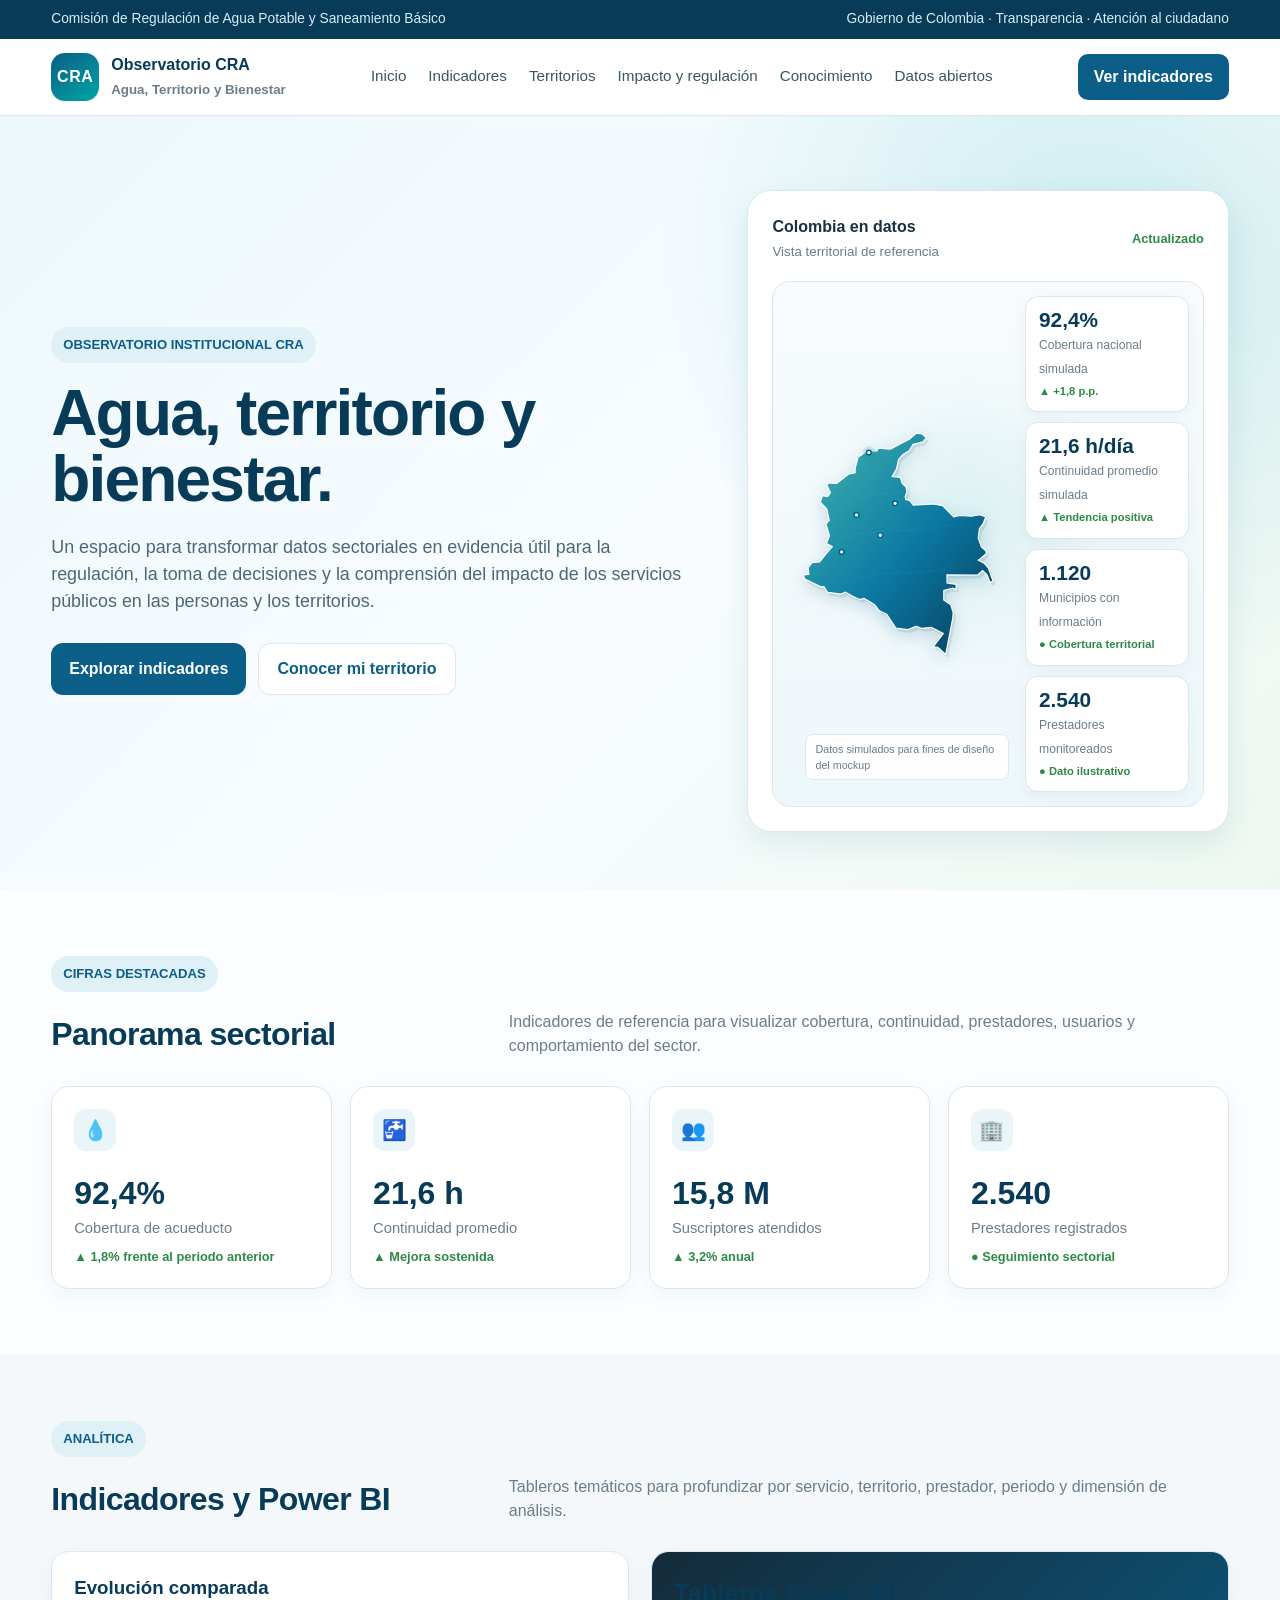
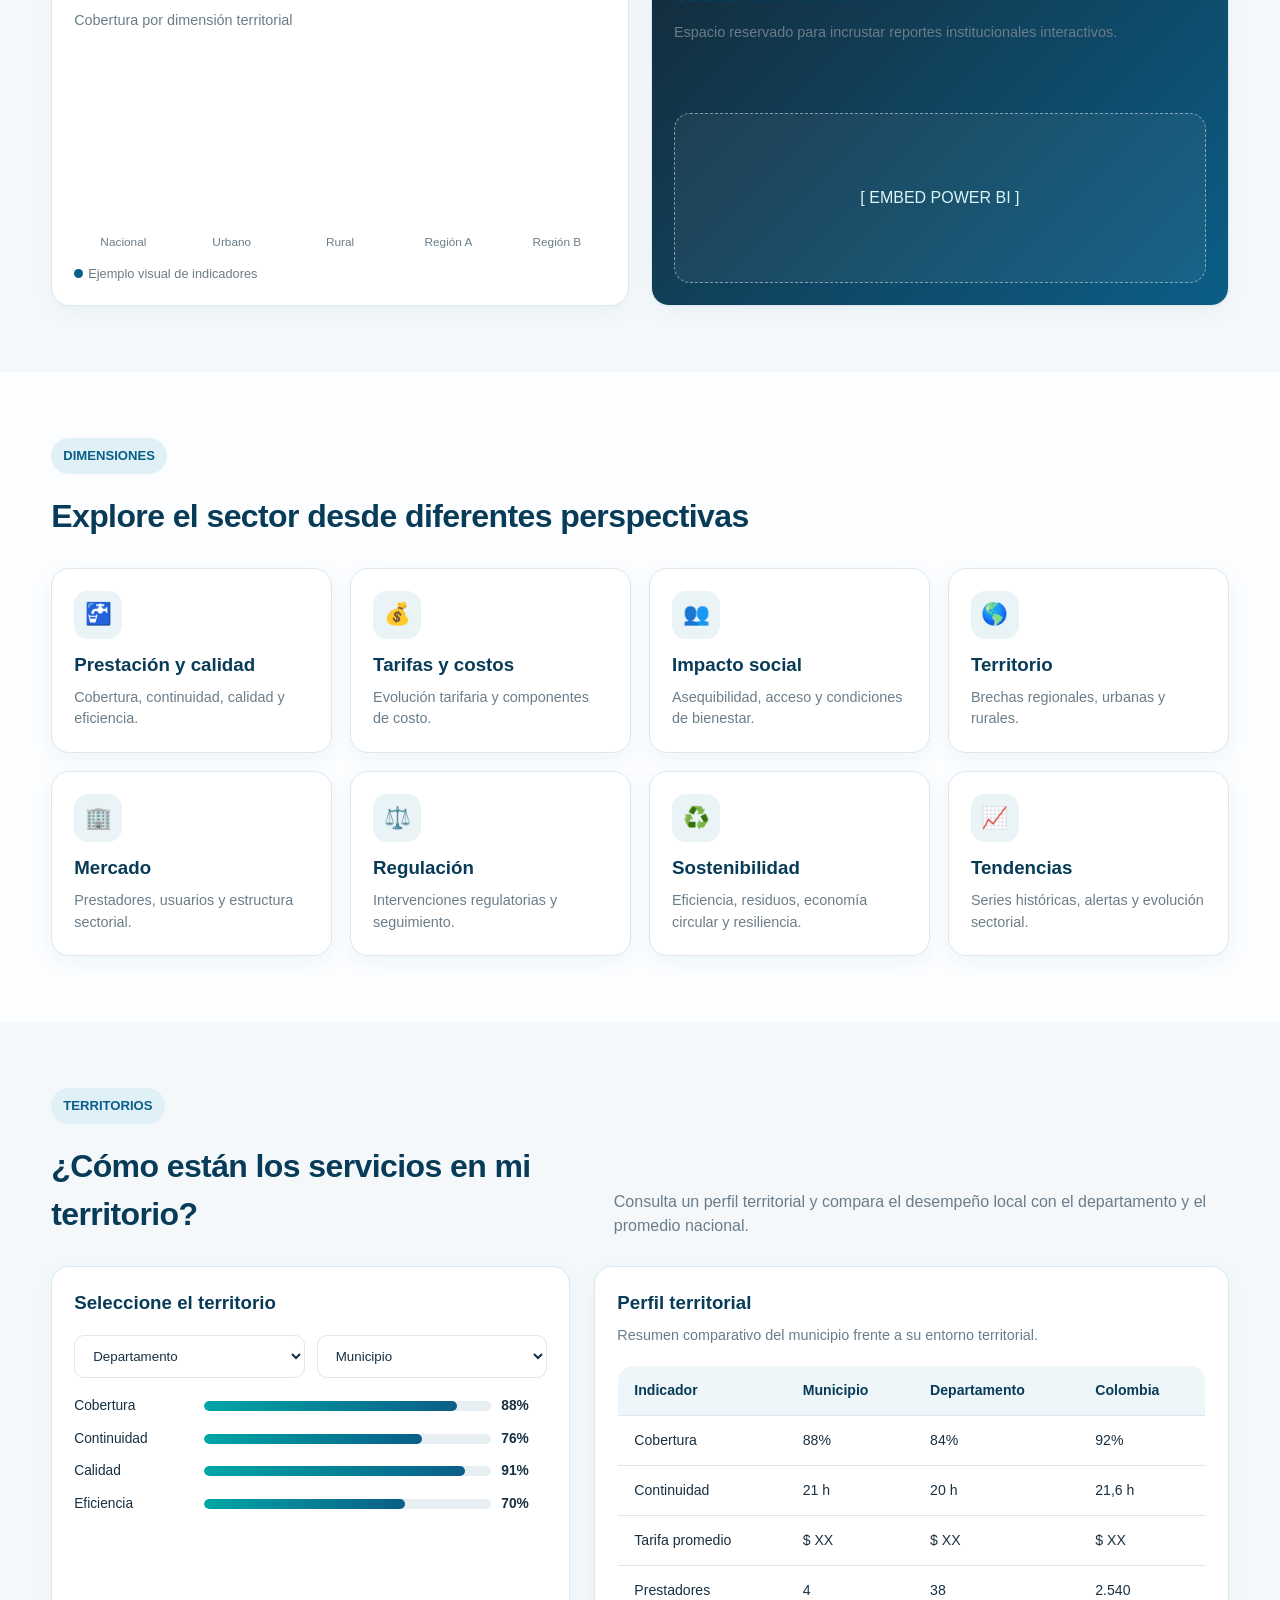
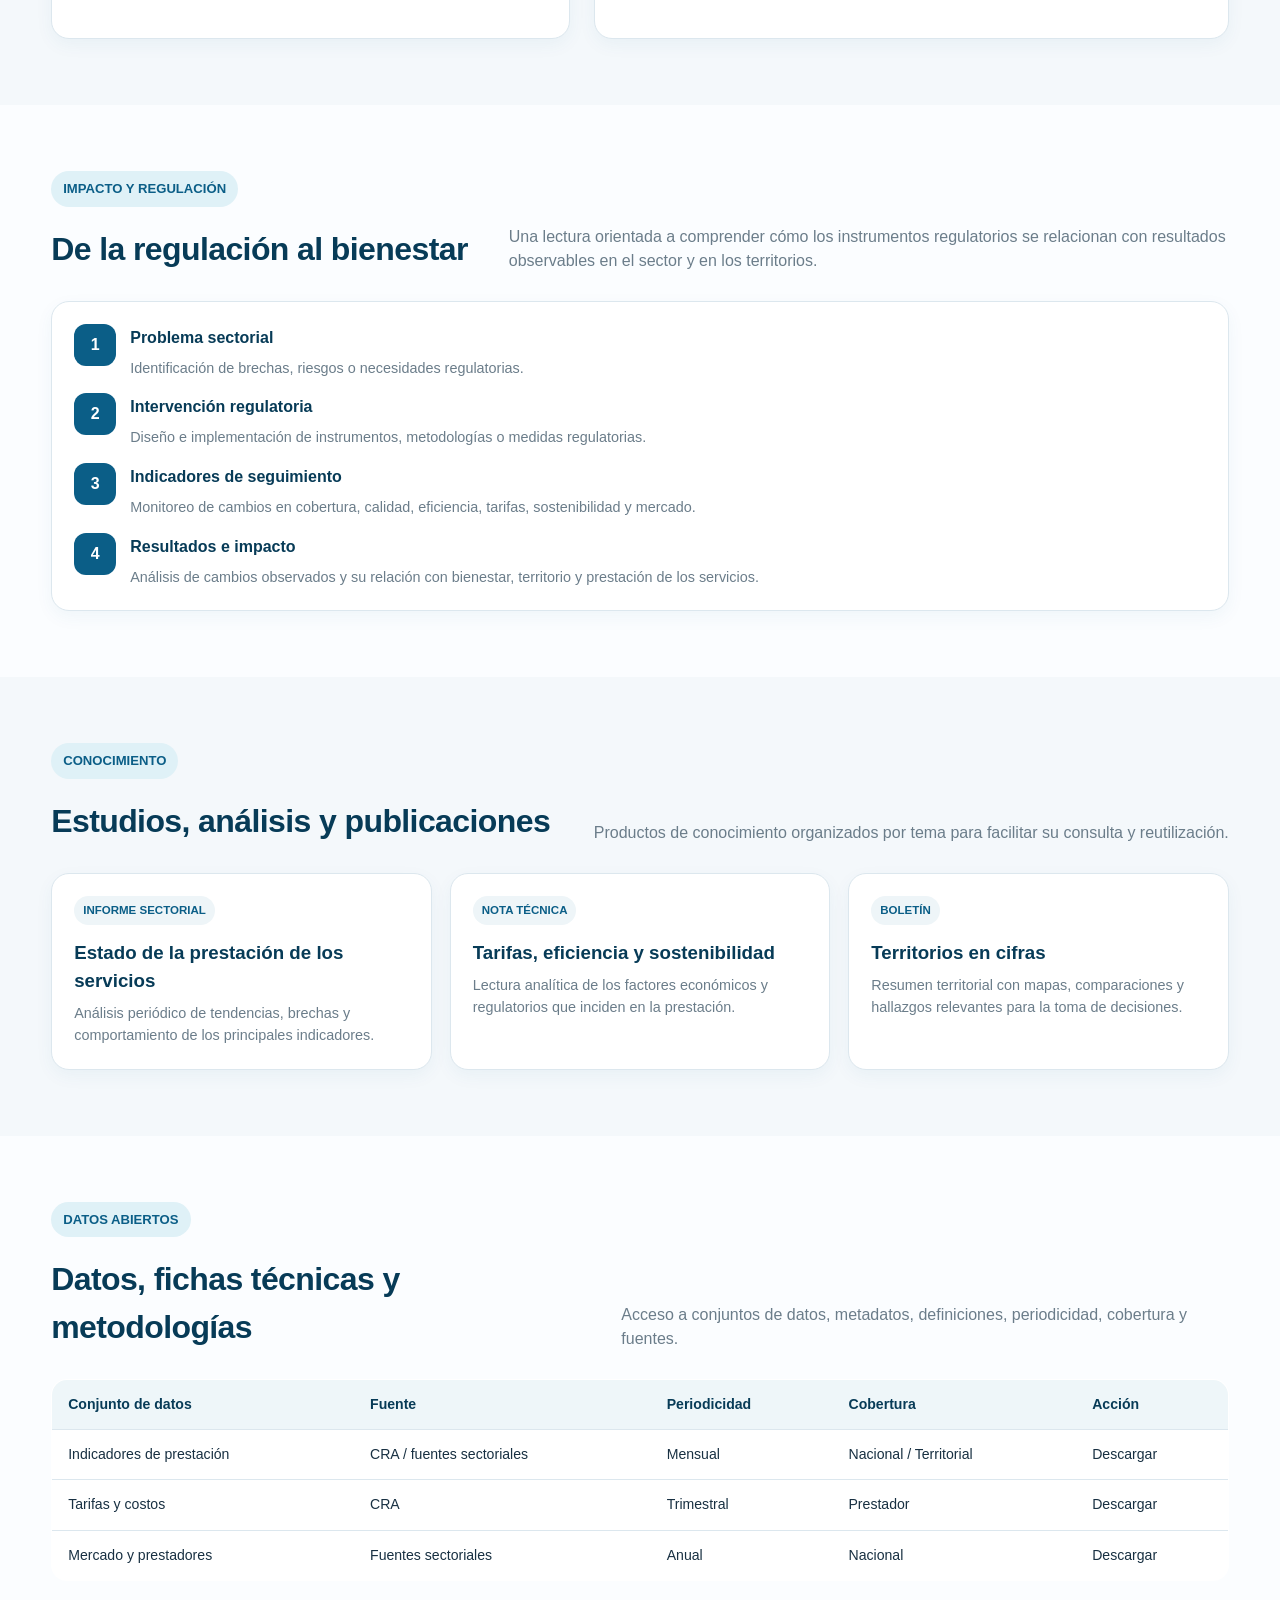
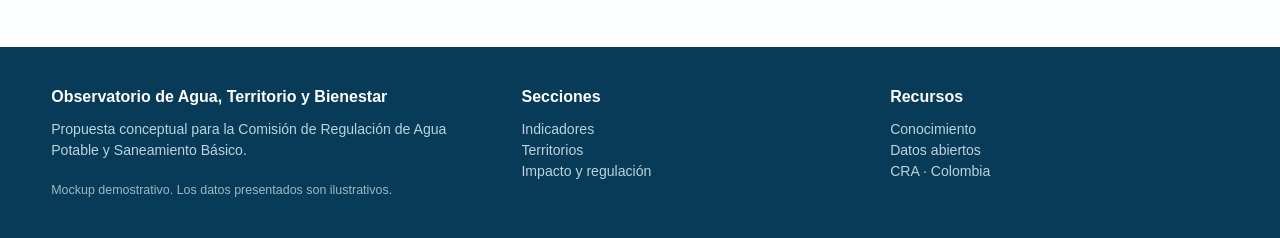
<file: 09_Documentos_Diseños_y_Requerimientos/mockup_observatorio_cra_v2.html>
<!DOCTYPE html>
<html lang="es">
<head>
<meta charset="UTF-8" />
<meta name="viewport" content="width=device-width, initial-scale=1.0" />
<title>Observatorio de Agua, Territorio y Bienestar - CRA</title>
<style>
:root{
  --primary:#0b5e87;
  --primary-dark:#073b57;
  --secondary:#00a6a6;
  --accent:#65b32e;
  --light:#f4f8fb;
  --lighter:#fbfdff;
  --text:#183042;
  --muted:#6b7d8a;
  --border:#dce7ee;
  --white:#ffffff;
  --shadow:0 12px 30px rgba(11,94,135,.10);
}
*{box-sizing:border-box;margin:0;padding:0}
body{
  font-family:Inter,Segoe UI,Arial,sans-serif;
  color:var(--text);
  background:var(--lighter);
  line-height:1.5;
}
a{text-decoration:none;color:inherit}
.container{width:min(1180px,92%);margin:auto}
.topbar{
  background:var(--primary-dark);
  color:#d8edf7;
  font-size:.86rem;
}
.topbar .container{
  display:flex;
  justify-content:space-between;
  gap:20px;
  padding:9px 0;
}
header{
  background:var(--white);
  border-bottom:1px solid var(--border);
  position:sticky;
  top:0;
  z-index:20;
}
.nav{
  min-height:76px;
  display:flex;
  align-items:center;
  justify-content:space-between;
  gap:30px;
}
.brand{
  display:flex;
  align-items:center;
  gap:12px;
  font-weight:800;
  color:var(--primary-dark);
}
.logo{
  width:48px;height:48px;
  border-radius:14px;
  background:linear-gradient(145deg,var(--primary),var(--secondary));
  display:grid;place-items:center;
  color:white;
  font-weight:900;
  letter-spacing:.5px;
}
.menu{
  display:flex;
  gap:22px;
  font-size:.95rem;
  color:#395566;
}
.menu a:hover{color:var(--primary)}
.cta{
  background:var(--primary);
  color:white;
  padding:11px 16px;
  border-radius:10px;
  font-weight:700;
}
.hero{
  background:
    radial-gradient(circle at 85% 20%, rgba(0,166,166,.18), transparent 34%),
    linear-gradient(135deg,#edf8fc 0%,#f8fcff 55%,#eef8f0 100%);
  padding:74px 0 58px;
}
.hero-grid{
  display:grid;
  grid-template-columns:1.15fr .85fr;
  gap:45px;
  align-items:center;
}
.eyebrow{
  display:inline-flex;
  padding:8px 12px;
  border-radius:999px;
  background:#dff1f7;
  color:var(--primary);
  font-weight:800;
  font-size:.82rem;
  margin-bottom:18px;
}
h1{
  font-size:clamp(2.35rem,5vw,4.25rem);
  line-height:1.03;
  color:var(--primary-dark);
  letter-spacing:-1.8px;
}
.hero p{
  font-size:1.12rem;
  color:#4d6776;
  max-width:720px;
  margin:22px 0 28px;
}
.actions{display:flex;gap:12px;flex-wrap:wrap}
.btn{
  padding:13px 18px;
  border-radius:12px;
  font-weight:800;
  display:inline-flex;
  align-items:center;
  gap:8px;
}
.btn-primary{background:var(--primary);color:white}
.btn-secondary{background:white;color:var(--primary);border:1px solid var(--border)}
.hero-panel{
  background:white;
  border:1px solid var(--border);
  border-radius:24px;
  padding:24px;
  box-shadow:var(--shadow);
}
.panel-title{
  display:flex;
  justify-content:space-between;
  align-items:center;
  margin-bottom:18px;
}
.map{
  min-height:390px;
  border-radius:18px;
  background:
    radial-gradient(circle at 45% 45%, rgba(0,166,166,.10), transparent 40%),
    linear-gradient(180deg,#f7fbfd,#eef7fa);
  position:relative;
  overflow:hidden;
  border:1px solid #dce7ee;
}
.colombia-data-grid{
  display:grid;
  grid-template-columns:1.15fr .85fr;
  gap:16px;
  height:100%;
  padding:14px;
}
.map-svg-wrap{
  min-height:355px;
  display:grid;
  place-items:center;
  position:relative;
}
.colombia-svg{width:100%;height:350px;overflow:visible}
.country-shadow{fill:rgba(7,59,87,.10);transform:translate(5px,7px)}
.country-shape{
  fill:url(#colombiaGradient);
  stroke:#ffffff;
  stroke-width:2.4;
  filter:drop-shadow(0 12px 18px rgba(11,94,135,.18));
}
.country-inner{
  fill:none;
  stroke:rgba(255,255,255,.18);
  stroke-width:1;
  stroke-dasharray:5 5;
}
.city-marker{cursor:pointer}
.city-dot{fill:#fff;stroke:#0b5e87;stroke-width:3}
.pulse{fill:rgba(0,166,166,.18);transform-origin:center;animation:pulse 2s infinite}
@keyframes pulse{0%{r:7;opacity:.9}70%{r:17;opacity:0}100%{r:7;opacity:0}}
.tooltip{opacity:0;transition:.2s;pointer-events:none}
.city-marker:hover .tooltip{opacity:1}
.tooltip rect{fill:#073b57;filter:drop-shadow(0 5px 10px rgba(0,0,0,.18))}
.tooltip text{fill:white;font-size:9px}
.tooltip .tt-title{font-weight:800;font-size:10.5px}
.map-stats{
  display:grid;
  grid-template-columns:1fr;
  gap:10px;
  align-content:center;
}
.map-stat{
  background:white;
  border:1px solid #dce7ee;
  border-radius:13px;
  padding:12px 13px;
  box-shadow:0 5px 15px rgba(11,94,135,.05);
}
.map-stat strong{
  display:block;
  font-size:1.3rem;
  color:#073b57;
  line-height:1.1;
}
.map-stat span{font-size:.76rem;color:#6b7d8a}
.map-stat small{display:block;margin-top:3px;color:#2d8a46;font-weight:700;font-size:.7rem}
.map-note{
  position:absolute;left:18px;bottom:12px;
  background:rgba(255,255,255,.92);padding:6px 9px;border-radius:8px;
  font-size:.67rem;color:#6b7d8a;border:1px solid #dce7ee;
}

.section{padding:66px 0}
.section.alt{background:var(--light)}
.section-head{
  display:flex;
  justify-content:space-between;
  align-items:end;
  gap:30px;
  margin-bottom:28px;
}
.section-head h2{
  color:var(--primary-dark);
  font-size:2rem;
  letter-spacing:-.6px;
}
.section-head p{color:var(--muted);max-width:720px}
.kpis{
  display:grid;
  grid-template-columns:repeat(4,1fr);
  gap:18px;
}
.card{
  background:white;
  border:1px solid var(--border);
  border-radius:18px;
  padding:22px;
  box-shadow:0 6px 18px rgba(11,94,135,.05);
}
.kpi-icon{
  width:42px;height:42px;border-radius:12px;
  display:grid;place-items:center;
  background:#e9f5f8;color:var(--primary);
  font-size:1.25rem;margin-bottom:18px;
}
.kpi-value{font-size:2rem;font-weight:900;color:var(--primary-dark)}
.kpi-label{color:var(--muted);font-size:.92rem}
.kpi-change{margin-top:8px;font-size:.8rem;color:#2d8a46;font-weight:800}

.analytics-grid{
  display:grid;
  grid-template-columns:1fr 1fr;
  gap:22px;
}
.visual{
  min-height:320px;
  position:relative;
}
.chart-bars{
  height:220px;
  display:flex;
  align-items:end;
  gap:18px;
  padding:20px 4px 0;
}
.bar-wrap{flex:1;text-align:center;font-size:.74rem;color:var(--muted)}
.bar{
  border-radius:9px 9px 3px 3px;
  background:linear-gradient(180deg,var(--secondary),var(--primary));
  margin-bottom:8px;
}
.legend{
  display:flex;gap:12px;flex-wrap:wrap;margin-top:12px;font-size:.8rem;color:var(--muted)
}
.dot{width:9px;height:9px;border-radius:50%;display:inline-block;background:var(--primary);margin-right:5px}
.powerbi{
  background:linear-gradient(135deg,#142b3a,#0b5e87);
  color:white;
  min-height:320px;
  display:flex;
  flex-direction:column;
  justify-content:space-between;
}
.powerbi h3{font-size:1.6rem;margin-bottom:10px}
.powerbi p{color:#d8edf7}
.pbi-placeholder{
  margin-top:18px;
  height:170px;
  border-radius:16px;
  border:1px dashed rgba(255,255,255,.45);
  display:grid;place-items:center;
  color:#d9f5f4;
  background:rgba(255,255,255,.05);
}
.modules{
  display:grid;
  grid-template-columns:repeat(4,1fr);
  gap:18px;
}
.module{
  transition:.2s ease;
}
.module:hover{transform:translateY(-4px);box-shadow:var(--shadow)}
.module h3{margin:12px 0 8px;color:var(--primary-dark)}
.module p{font-size:.91rem;color:var(--muted)}
.module-icon{
  width:48px;height:48px;border-radius:14px;
  display:grid;place-items:center;
  background:#eaf4f7;color:var(--primary);
  font-size:1.35rem;
}
.territory{
  display:grid;
  grid-template-columns:.9fr 1.1fr;
  gap:24px;
}
.filters{
  display:grid;
  grid-template-columns:1fr 1fr;
  gap:12px;
  margin:18px 0;
}
select{
  width:100%;
  padding:12px 14px;
  border:1px solid var(--border);
  border-radius:10px;
  background:white;
  color:var(--text);
}
.score{
  margin-top:18px;
  display:grid;gap:12px;
}
.score-row{
  display:grid;
  grid-template-columns:120px 1fr 46px;
  gap:10px;
  align-items:center;
  font-size:.86rem;
}
.track{height:10px;background:#e8eff3;border-radius:999px;overflow:hidden}
.fill{height:100%;background:linear-gradient(90deg,var(--secondary),var(--primary));border-radius:999px}
.timeline{
  display:grid;gap:14px;
}
.step{
  display:grid;
  grid-template-columns:42px 1fr;
  gap:14px;
  align-items:start;
}
.step-no{
  width:42px;height:42px;border-radius:12px;
  display:grid;place-items:center;
  background:var(--primary);color:white;font-weight:900;
}
.step h4{margin:2px 0 4px;color:var(--primary-dark)}
.step p{color:var(--muted);font-size:.9rem}
.knowledge{
  display:grid;grid-template-columns:repeat(3,1fr);gap:18px
}
.doc-tag{
  display:inline-block;
  padding:6px 9px;
  border-radius:999px;
  background:#eef5f8;
  color:var(--primary);
  font-size:.72rem;
  font-weight:800;
  margin-bottom:14px;
}
.card h3{color:var(--primary-dark)}
.card p{color:var(--muted);font-size:.9rem;margin-top:8px}
.data-table{
  width:100%;
  border-collapse:collapse;
  background:white;
  border-radius:16px;
  overflow:hidden;
  border:1px solid var(--border);
}
.data-table th,.data-table td{
  padding:14px 16px;
  border-bottom:1px solid var(--border);
  text-align:left;
  font-size:.88rem;
}
.data-table th{background:#eef6f9;color:var(--primary-dark)}
footer{
  background:var(--primary-dark);
  color:#d7e9f1;
  padding:38px 0;
}
.footer-grid{
  display:grid;
  grid-template-columns:1.3fr 1fr 1fr;
  gap:30px;
}
footer h4{color:white;margin-bottom:10px}
footer p,footer a{font-size:.88rem;color:#bcd3df}
.small{font-size:.78rem;color:#9db8c6;margin-top:20px}
@media(max-width:900px){
  .colombia-data-grid{grid-template-columns:1fr}.map-stats{grid-template-columns:repeat(2,1fr)}
  .hero-grid,.analytics-grid,.territory,.footer-grid{grid-template-columns:1fr}
  .kpis,.modules{grid-template-columns:repeat(2,1fr)}
  .menu{display:none}
}
@media(max-width:600px){
  .map-stats{grid-template-columns:1fr}
  .kpis,.modules,.knowledge{grid-template-columns:1fr}
  .filters{grid-template-columns:1fr}
  h1{font-size:2.5rem}
}
</style>
</head>
<body>

<div class="topbar">
  <div class="container">
    <span>Comisión de Regulación de Agua Potable y Saneamiento Básico</span>
    <span>Gobierno de Colombia · Transparencia · Atención al ciudadano</span>
  </div>
</div>

<header>
  <div class="container nav">
    <div class="brand">
      <div class="logo">CRA</div>
      <div>
        <div>Observatorio CRA</div>
        <small style="color:#6b7d8a;font-weight:600">Agua, Territorio y Bienestar</small>
      </div>
    </div>
    <nav class="menu">
      <a href="#inicio">Inicio</a>
      <a href="#indicadores">Indicadores</a>
      <a href="#territorios">Territorios</a>
      <a href="#impacto">Impacto y regulación</a>
      <a href="#conocimiento">Conocimiento</a>
      <a href="#datos">Datos abiertos</a>
    </nav>
    <a class="cta" href="#indicadores">Ver indicadores</a>
  </div>
</header>

<main id="inicio">
<section class="hero">
  <div class="container hero-grid">
    <div>
      <div class="eyebrow">OBSERVATORIO INSTITUCIONAL CRA</div>
      <h1>Agua, territorio y bienestar.</h1>
      <p>
        Un espacio para transformar datos sectoriales en evidencia útil para la regulación,
        la toma de decisiones y la comprensión del impacto de los servicios públicos en las personas y los territorios.
      </p>
      <div class="actions">
        <a class="btn btn-primary" href="#indicadores">Explorar indicadores</a>
        <a class="btn btn-secondary" href="#territorios">Conocer mi territorio</a>
      </div>
    </div>

    <div class="hero-panel">
      <div class="panel-title">
        <div>
          <strong>Colombia en datos</strong><br>
          <small style="color:#6b7d8a">Vista territorial de referencia</small>
        </div>
        <span style="font-size:.8rem;color:#2d8a46;font-weight:800">Actualizado</span>
      </div>
      <div class="map">
        <div class="colombia-data-grid">
          <div class="map-svg-wrap">
            <svg class="colombia-svg" viewBox="0 0 460 520" role="img" aria-label="Mapa vectorial de Colombia">
              <defs>
                <linearGradient id="colombiaGradient" x1="0" x2="1" y1="0" y2="1">
                  <stop offset="0%" stop-color="#43b6b0"/>
                  <stop offset="55%" stop-color="#0b78a3"/>
                  <stop offset="100%" stop-color="#073b57"/>
                </linearGradient>
              </defs>
              <path class="country-shadow" d="M427.7,336.7 L421.6,340.1 L415.3,323.9 L406.2,315.2 L395.4,324.7 L332.0,324.1 L332.4,341.2 L351.5,344.1 L350.4,354.6 L343.9,351.7 L325.5,356.2 L325.4,376.2 L339.8,386.2 L344.9,401.9 L344.1,413.8 L329.5,489.0 L313.2,474.4 L303.5,473.7 L324.5,445.8 L299.6,433.0 L280.0,435.3 L268.3,430.6 L250.3,437.9 L226.1,434.4 L206.9,405.7 L191.8,398.6 L181.4,385.6 L159.8,372.7 L151.1,375.3 L137.2,368.8 L121.2,359.7 L111.9,364.0 L84.3,360.2 L76.4,348.4 L70.3,348.9 L37.7,333.2 L33.3,324.7 L45.5,322.6 L44.0,308.9 L51.7,299.0 L67.8,297.1 L81.5,279.9 L94.0,265.5 L82.0,259.0 L88.1,243.0 L80.8,218.0 L87.8,210.8 L82.6,187.6 L69.4,172.9 L73.6,159.6 L84.1,161.6 L90.2,153.4 L82.7,137.3 L86.6,133.3 L103.5,134.1 L127.9,115.0 L141.3,112.1 L141.6,103.0 L147.6,79.8 L166.3,67.1 L186.8,66.6 L189.4,60.9 L214.9,63.1 L240.5,49.3 L253.2,43.2 L268.9,29.9 L280.5,31.6 L289.0,38.8 L282.7,48.1 L261.8,52.7 L253.5,66.4 L240.9,74.3 L231.5,84.4 L227.5,104.0 L218.4,120.1 L235.3,121.9 L239.4,134.5 L246.6,140.5 L249.2,151.6 L245.3,161.7 L246.5,167.5 L254.5,169.7 L262.2,179.3 L304.1,176.7 L323.0,180.2 L345.9,203.8 L359.1,200.8 L382.5,202.3 L401.1,199.2 L412.6,203.9 L406.7,218.7 L399.5,227.9 L396.9,247.5 L403.5,265.8 L412.7,273.9 L413.9,280.1 L397.4,293.7 L409.2,299.8 L417.8,309.4 L427.7,336.7 Z"></path>
              <path class="country-shape" d="M427.7,336.7 L421.6,340.1 L415.3,323.9 L406.2,315.2 L395.4,324.7 L332.0,324.1 L332.4,341.2 L351.5,344.1 L350.4,354.6 L343.9,351.7 L325.5,356.2 L325.4,376.2 L339.8,386.2 L344.9,401.9 L344.1,413.8 L329.5,489.0 L313.2,474.4 L303.5,473.7 L324.5,445.8 L299.6,433.0 L280.0,435.3 L268.3,430.6 L250.3,437.9 L226.1,434.4 L206.9,405.7 L191.8,398.6 L181.4,385.6 L159.8,372.7 L151.1,375.3 L137.2,368.8 L121.2,359.7 L111.9,364.0 L84.3,360.2 L76.4,348.4 L70.3,348.9 L37.7,333.2 L33.3,324.7 L45.5,322.6 L44.0,308.9 L51.7,299.0 L67.8,297.1 L81.5,279.9 L94.0,265.5 L82.0,259.0 L88.1,243.0 L80.8,218.0 L87.8,210.8 L82.6,187.6 L69.4,172.9 L73.6,159.6 L84.1,161.6 L90.2,153.4 L82.7,137.3 L86.6,133.3 L103.5,134.1 L127.9,115.0 L141.3,112.1 L141.6,103.0 L147.6,79.8 L166.3,67.1 L186.8,66.6 L189.4,60.9 L214.9,63.1 L240.5,49.3 L253.2,43.2 L268.9,29.9 L280.5,31.6 L289.0,38.8 L282.7,48.1 L261.8,52.7 L253.5,66.4 L240.9,74.3 L231.5,84.4 L227.5,104.0 L218.4,120.1 L235.3,121.9 L239.4,134.5 L246.6,140.5 L249.2,151.6 L245.3,161.7 L246.5,167.5 L254.5,169.7 L262.2,179.3 L304.1,176.7 L323.0,180.2 L345.9,203.8 L359.1,200.8 L382.5,202.3 L401.1,199.2 L412.6,203.9 L406.7,218.7 L399.5,227.9 L396.9,247.5 L403.5,265.8 L412.7,273.9 L413.9,280.1 L397.4,293.7 L409.2,299.8 L417.8,309.4 L427.7,336.7 Z"></path>
              <path class="country-inner" d="M126,172 C205,145 270,160 340,125 M108,250 C190,220 275,246 354,215 M135,335 C225,305 292,335 350,300"></path>
              
      <g class="city-marker" transform="translate(193.5,241.9)">
        <circle class="pulse" r="13"></circle>
        <circle class="city-dot" r="5"></circle>
        <g class="tooltip" transform="translate(12,-42)">
          <rect width="126" height="52" rx="9"></rect>
          <text x="9" y="17" class="tt-title">Bogotá</text>
          <text x="9" y="33">Cobertura 96,1%</text>
          <text x="9" y="46">Continuidad 22,8 h</text>
        </g>
      </g>

      <g class="city-marker" transform="translate(144.3,199.8)">
        <circle class="pulse" r="13"></circle>
        <circle class="city-dot" r="5"></circle>
        <g class="tooltip" transform="translate(12,-42)">
          <rect width="126" height="52" rx="9"></rect>
          <text x="9" y="17" class="tt-title">Medellín</text>
          <text x="9" y="33">Cobertura 98,3%</text>
          <text x="9" y="46">Continuidad 23,4 h</text>
        </g>
      </g>

      <g class="city-marker" transform="translate(113.4,276.4)">
        <circle class="pulse" r="13"></circle>
        <circle class="city-dot" r="5"></circle>
        <g class="tooltip" transform="translate(12,-42)">
          <rect width="126" height="52" rx="9"></rect>
          <text x="9" y="17" class="tt-title">Cali</text>
          <text x="9" y="33">Cobertura 95,7%</text>
          <text x="9" y="46">Continuidad 22,1 h</text>
        </g>
      </g>

      <g class="city-marker" transform="translate(169.9,70.2)">
        <circle class="pulse" r="13"></circle>
        <circle class="city-dot" r="5"></circle>
        <g class="tooltip" transform="translate(12,-42)">
          <rect width="126" height="52" rx="9"></rect>
          <text x="9" y="17" class="tt-title">Barranquilla</text>
          <text x="9" y="33">Cobertura 97,2%</text>
          <text x="9" y="46">Continuidad 23,0 h</text>
        </g>
      </g>

      <g class="city-marker" transform="translate(224.5,175.6)">
        <circle class="pulse" r="13"></circle>
        <circle class="city-dot" r="5"></circle>
        <g class="tooltip" transform="translate(12,-42)">
          <rect width="126" height="52" rx="9"></rect>
          <text x="9" y="17" class="tt-title">Bucaramanga</text>
          <text x="9" y="33">Cobertura 96,8%</text>
          <text x="9" y="46">Continuidad 22,6 h</text>
        </g>
      </g>
            </svg>
            <div class="map-note">Datos simulados para fines de diseño del mockup</div>
          </div>

          <div class="map-stats">
            <div class="map-stat">
              <strong>92,4%</strong>
              <span>Cobertura nacional simulada</span>
              <small>▲ +1,8 p.p.</small>
            </div>
            <div class="map-stat">
              <strong>21,6 h/día</strong>
              <span>Continuidad promedio simulada</span>
              <small>▲ Tendencia positiva</small>
            </div>
            <div class="map-stat">
              <strong>1.120</strong>
              <span>Municipios con información</span>
              <small>● Cobertura territorial</small>
            </div>
            <div class="map-stat">
              <strong>2.540</strong>
              <span>Prestadores monitoreados</span>
              <small>● Dato ilustrativo</small>
            </div>
          </div>
        </div>
      </div>
    </div>
  </div>
</section>

<section class="section" id="indicadores">
  <div class="container">
    <div class="section-head">
      <div>
        <span class="eyebrow">CIFRAS DESTACADAS</span>
        <h2>Panorama sectorial</h2>
      </div>
      <p>Indicadores de referencia para visualizar cobertura, continuidad, prestadores, usuarios y comportamiento del sector.</p>
    </div>

    <div class="kpis">
      <div class="card">
        <div class="kpi-icon">💧</div>
        <div class="kpi-value">92,4%</div>
        <div class="kpi-label">Cobertura de acueducto</div>
        <div class="kpi-change">▲ 1,8% frente al periodo anterior</div>
      </div>
      <div class="card">
        <div class="kpi-icon">🚰</div>
        <div class="kpi-value">21,6 h</div>
        <div class="kpi-label">Continuidad promedio</div>
        <div class="kpi-change">▲ Mejora sostenida</div>
      </div>
      <div class="card">
        <div class="kpi-icon">👥</div>
        <div class="kpi-value">15,8 M</div>
        <div class="kpi-label">Suscriptores atendidos</div>
        <div class="kpi-change">▲ 3,2% anual</div>
      </div>
      <div class="card">
        <div class="kpi-icon">🏢</div>
        <div class="kpi-value">2.540</div>
        <div class="kpi-label">Prestadores registrados</div>
        <div class="kpi-change">● Seguimiento sectorial</div>
      </div>
    </div>
  </div>
</section>

<section class="section alt">
  <div class="container">
    <div class="section-head">
      <div>
        <span class="eyebrow">ANALÍTICA</span>
        <h2>Indicadores y Power BI</h2>
      </div>
      <p>Tableros temáticos para profundizar por servicio, territorio, prestador, periodo y dimensión de análisis.</p>
    </div>

    <div class="analytics-grid">
      <div class="card visual">
        <h3>Evolución comparada</h3>
        <p>Cobertura por dimensión territorial</p>
        <div class="chart-bars">
          <div class="bar-wrap"><div class="bar" style="height:72%"></div>Nacional</div>
          <div class="bar-wrap"><div class="bar" style="height:88%"></div>Urbano</div>
          <div class="bar-wrap"><div class="bar" style="height:54%"></div>Rural</div>
          <div class="bar-wrap"><div class="bar" style="height:66%"></div>Región A</div>
          <div class="bar-wrap"><div class="bar" style="height:61%"></div>Región B</div>
        </div>
        <div class="legend"><span><i class="dot"></i>Ejemplo visual de indicadores</span></div>
      </div>

      <div class="card powerbi">
        <div>
          <h3>Tableros Power BI</h3>
          <p>Espacio reservado para incrustar reportes institucionales interactivos.</p>
        </div>
        <div class="pbi-placeholder">[ EMBED POWER BI ]</div>
      </div>
    </div>
  </div>
</section>

<section class="section">
  <div class="container">
    <div class="section-head">
      <div>
        <span class="eyebrow">DIMENSIONES</span>
        <h2>Explore el sector desde diferentes perspectivas</h2>
      </div>
    </div>

    <div class="modules">
      <div class="card module"><div class="module-icon">🚰</div><h3>Prestación y calidad</h3><p>Cobertura, continuidad, calidad y eficiencia.</p></div>
      <div class="card module"><div class="module-icon">💰</div><h3>Tarifas y costos</h3><p>Evolución tarifaria y componentes de costo.</p></div>
      <div class="card module"><div class="module-icon">👥</div><h3>Impacto social</h3><p>Asequibilidad, acceso y condiciones de bienestar.</p></div>
      <div class="card module"><div class="module-icon">🌎</div><h3>Territorio</h3><p>Brechas regionales, urbanas y rurales.</p></div>
      <div class="card module"><div class="module-icon">🏢</div><h3>Mercado</h3><p>Prestadores, usuarios y estructura sectorial.</p></div>
      <div class="card module"><div class="module-icon">⚖️</div><h3>Regulación</h3><p>Intervenciones regulatorias y seguimiento.</p></div>
      <div class="card module"><div class="module-icon">♻️</div><h3>Sostenibilidad</h3><p>Eficiencia, residuos, economía circular y resiliencia.</p></div>
      <div class="card module"><div class="module-icon">📈</div><h3>Tendencias</h3><p>Series históricas, alertas y evolución sectorial.</p></div>
    </div>
  </div>
</section>

<section class="section alt" id="territorios">
  <div class="container">
    <div class="section-head">
      <div>
        <span class="eyebrow">TERRITORIOS</span>
        <h2>¿Cómo están los servicios en mi territorio?</h2>
      </div>
      <p>Consulta un perfil territorial y compara el desempeño local con el departamento y el promedio nacional.</p>
    </div>

    <div class="territory">
      <div class="card">
        <h3>Seleccione el territorio</h3>
        <div class="filters">
          <select><option>Departamento</option><option>Boyacá</option><option>Cundinamarca</option><option>Antioquia</option></select>
          <select><option>Municipio</option><option>Tunja</option><option>Duitama</option><option>Sogamoso</option></select>
        </div>
        <div class="score">
          <div class="score-row"><span>Cobertura</span><div class="track"><div class="fill" style="width:88%"></div></div><strong>88%</strong></div>
          <div class="score-row"><span>Continuidad</span><div class="track"><div class="fill" style="width:76%"></div></div><strong>76%</strong></div>
          <div class="score-row"><span>Calidad</span><div class="track"><div class="fill" style="width:91%"></div></div><strong>91%</strong></div>
          <div class="score-row"><span>Eficiencia</span><div class="track"><div class="fill" style="width:70%"></div></div><strong>70%</strong></div>
        </div>
      </div>

      <div class="card">
        <h3>Perfil territorial</h3>
        <p>Resumen comparativo del municipio frente a su entorno territorial.</p>
        <table class="data-table" style="margin-top:18px">
          <thead><tr><th>Indicador</th><th>Municipio</th><th>Departamento</th><th>Colombia</th></tr></thead>
          <tbody>
            <tr><td>Cobertura</td><td>88%</td><td>84%</td><td>92%</td></tr>
            <tr><td>Continuidad</td><td>21 h</td><td>20 h</td><td>21,6 h</td></tr>
            <tr><td>Tarifa promedio</td><td>$ XX</td><td>$ XX</td><td>$ XX</td></tr>
            <tr><td>Prestadores</td><td>4</td><td>38</td><td>2.540</td></tr>
          </tbody>
        </table>
      </div>
    </div>
  </div>
</section>

<section class="section" id="impacto">
  <div class="container">
    <div class="section-head">
      <div>
        <span class="eyebrow">IMPACTO Y REGULACIÓN</span>
        <h2>De la regulación al bienestar</h2>
      </div>
      <p>Una lectura orientada a comprender cómo los instrumentos regulatorios se relacionan con resultados observables en el sector y en los territorios.</p>
    </div>

    <div class="card">
      <div class="timeline">
        <div class="step"><div class="step-no">1</div><div><h4>Problema sectorial</h4><p>Identificación de brechas, riesgos o necesidades regulatorias.</p></div></div>
        <div class="step"><div class="step-no">2</div><div><h4>Intervención regulatoria</h4><p>Diseño e implementación de instrumentos, metodologías o medidas regulatorias.</p></div></div>
        <div class="step"><div class="step-no">3</div><div><h4>Indicadores de seguimiento</h4><p>Monitoreo de cambios en cobertura, calidad, eficiencia, tarifas, sostenibilidad y mercado.</p></div></div>
        <div class="step"><div class="step-no">4</div><div><h4>Resultados e impacto</h4><p>Análisis de cambios observados y su relación con bienestar, territorio y prestación de los servicios.</p></div></div>
      </div>
    </div>
  </div>
</section>

<section class="section alt" id="conocimiento">
  <div class="container">
    <div class="section-head">
      <div>
        <span class="eyebrow">CONOCIMIENTO</span>
        <h2>Estudios, análisis y publicaciones</h2>
      </div>
      <p>Productos de conocimiento organizados por tema para facilitar su consulta y reutilización.</p>
    </div>

    <div class="knowledge">
      <article class="card">
        <span class="doc-tag">INFORME SECTORIAL</span>
        <h3>Estado de la prestación de los servicios</h3>
        <p>Análisis periódico de tendencias, brechas y comportamiento de los principales indicadores.</p>
      </article>
      <article class="card">
        <span class="doc-tag">NOTA TÉCNICA</span>
        <h3>Tarifas, eficiencia y sostenibilidad</h3>
        <p>Lectura analítica de los factores económicos y regulatorios que inciden en la prestación.</p>
      </article>
      <article class="card">
        <span class="doc-tag">BOLETÍN</span>
        <h3>Territorios en cifras</h3>
        <p>Resumen territorial con mapas, comparaciones y hallazgos relevantes para la toma de decisiones.</p>
      </article>
    </div>
  </div>
</section>

<section class="section" id="datos">
  <div class="container">
    <div class="section-head">
      <div>
        <span class="eyebrow">DATOS ABIERTOS</span>
        <h2>Datos, fichas técnicas y metodologías</h2>
      </div>
      <p>Acceso a conjuntos de datos, metadatos, definiciones, periodicidad, cobertura y fuentes.</p>
    </div>

    <table class="data-table">
      <thead>
        <tr><th>Conjunto de datos</th><th>Fuente</th><th>Periodicidad</th><th>Cobertura</th><th>Acción</th></tr>
      </thead>
      <tbody>
        <tr><td>Indicadores de prestación</td><td>CRA / fuentes sectoriales</td><td>Mensual</td><td>Nacional / Territorial</td><td>Descargar</td></tr>
        <tr><td>Tarifas y costos</td><td>CRA</td><td>Trimestral</td><td>Prestador</td><td>Descargar</td></tr>
        <tr><td>Mercado y prestadores</td><td>Fuentes sectoriales</td><td>Anual</td><td>Nacional</td><td>Descargar</td></tr>
      </tbody>
    </table>
  </div>
</section>
</main>

<footer>
  <div class="container footer-grid">
    <div>
      <h4>Observatorio de Agua, Territorio y Bienestar</h4>
      <p>Propuesta conceptual para la Comisión de Regulación de Agua Potable y Saneamiento Básico.</p>
      <div class="small">Mockup demostrativo. Los datos presentados son ilustrativos.</div>
    </div>
    <div>
      <h4>Secciones</h4>
      <p><a href="#indicadores">Indicadores</a></p>
      <p><a href="#territorios">Territorios</a></p>
      <p><a href="#impacto">Impacto y regulación</a></p>
    </div>
    <div>
      <h4>Recursos</h4>
      <p><a href="#conocimiento">Conocimiento</a></p>
      <p><a href="#datos">Datos abiertos</a></p>
      <p>CRA · Colombia</p>
    </div>
  </div>
</footer>

</body>
</html>
</file>
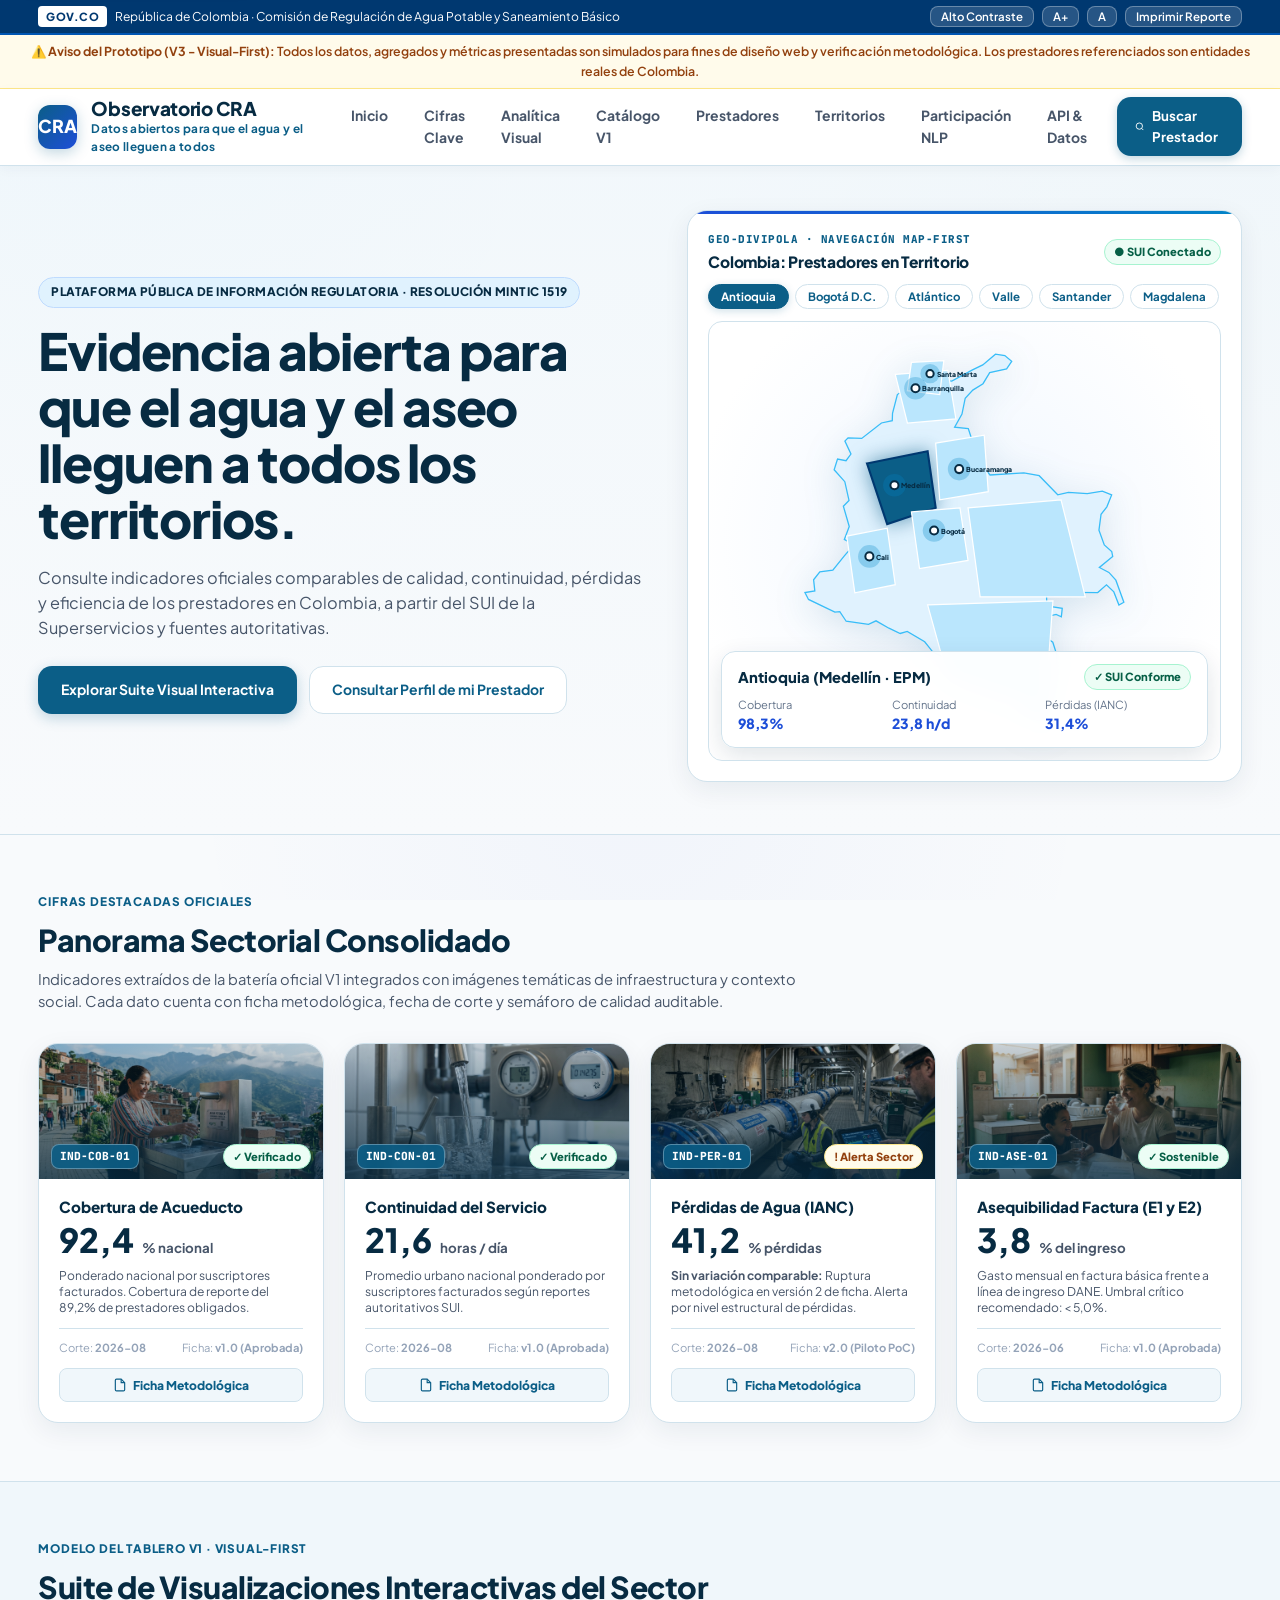
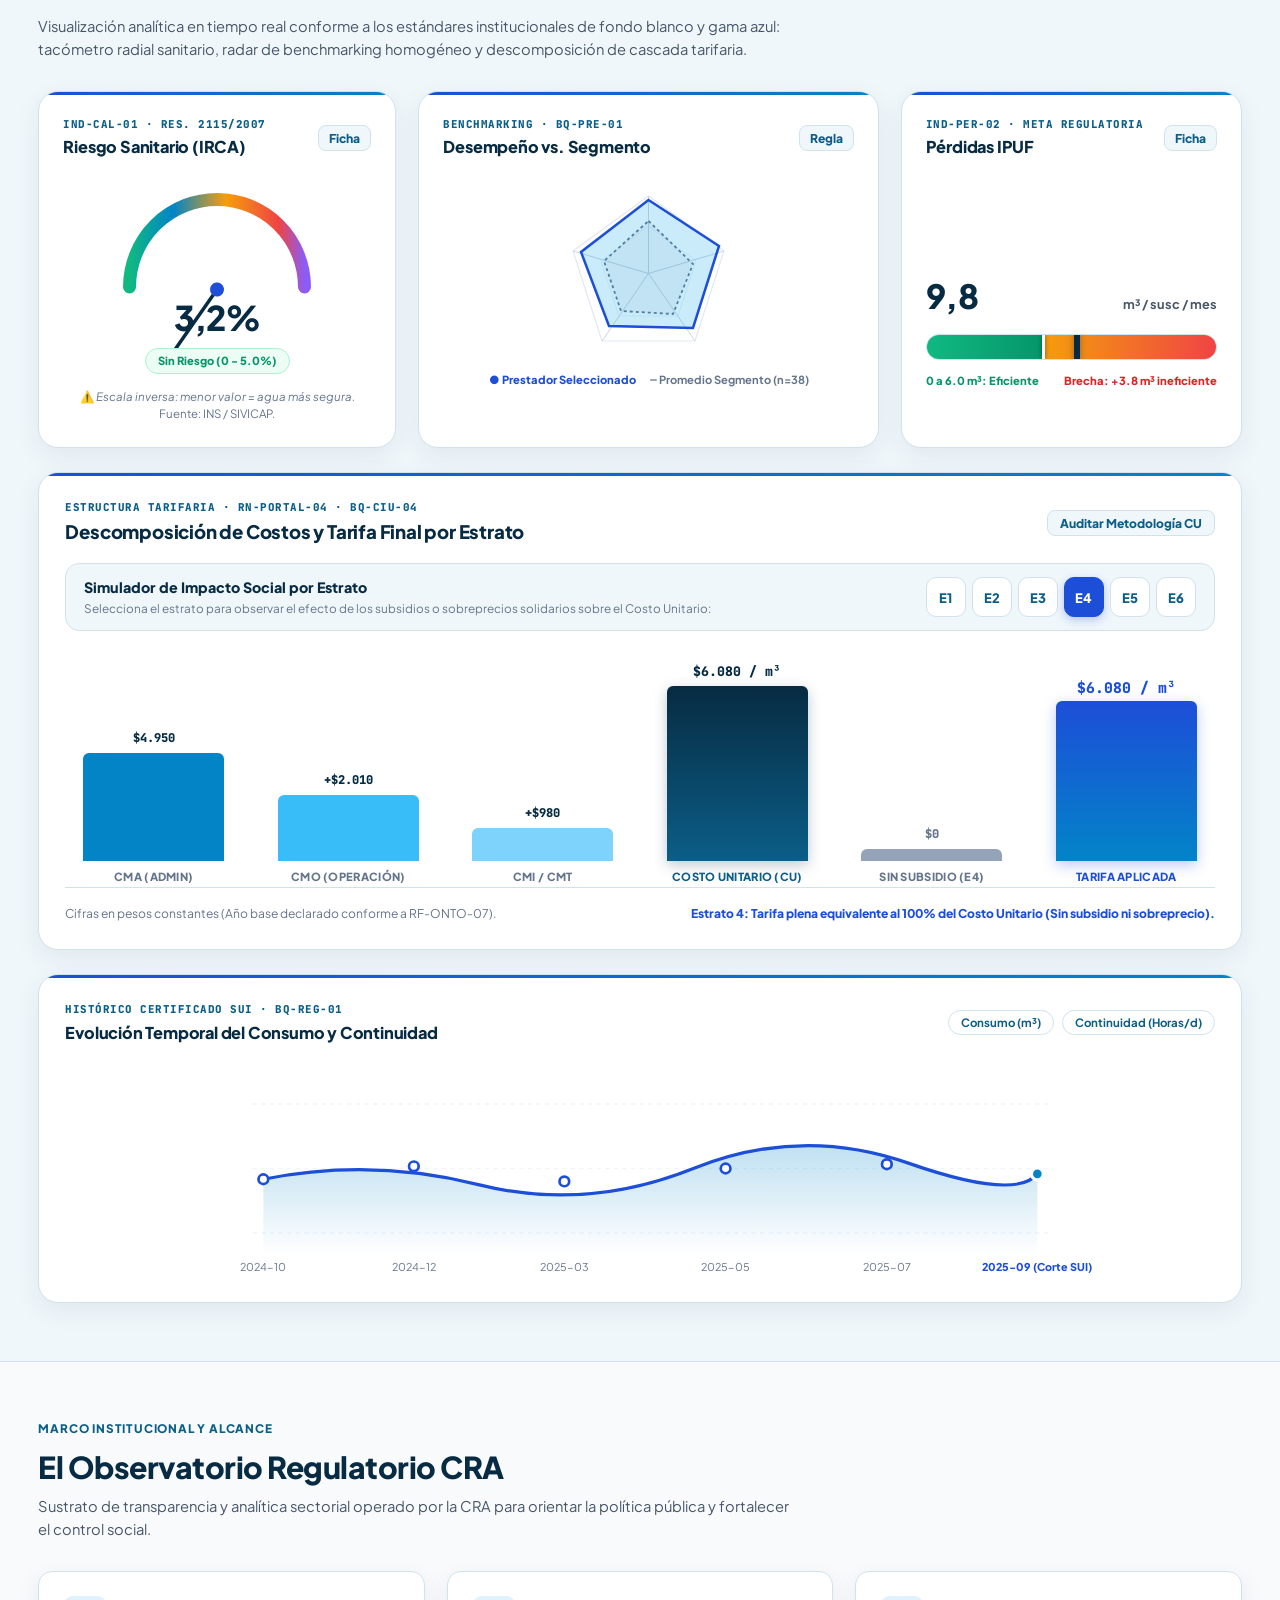
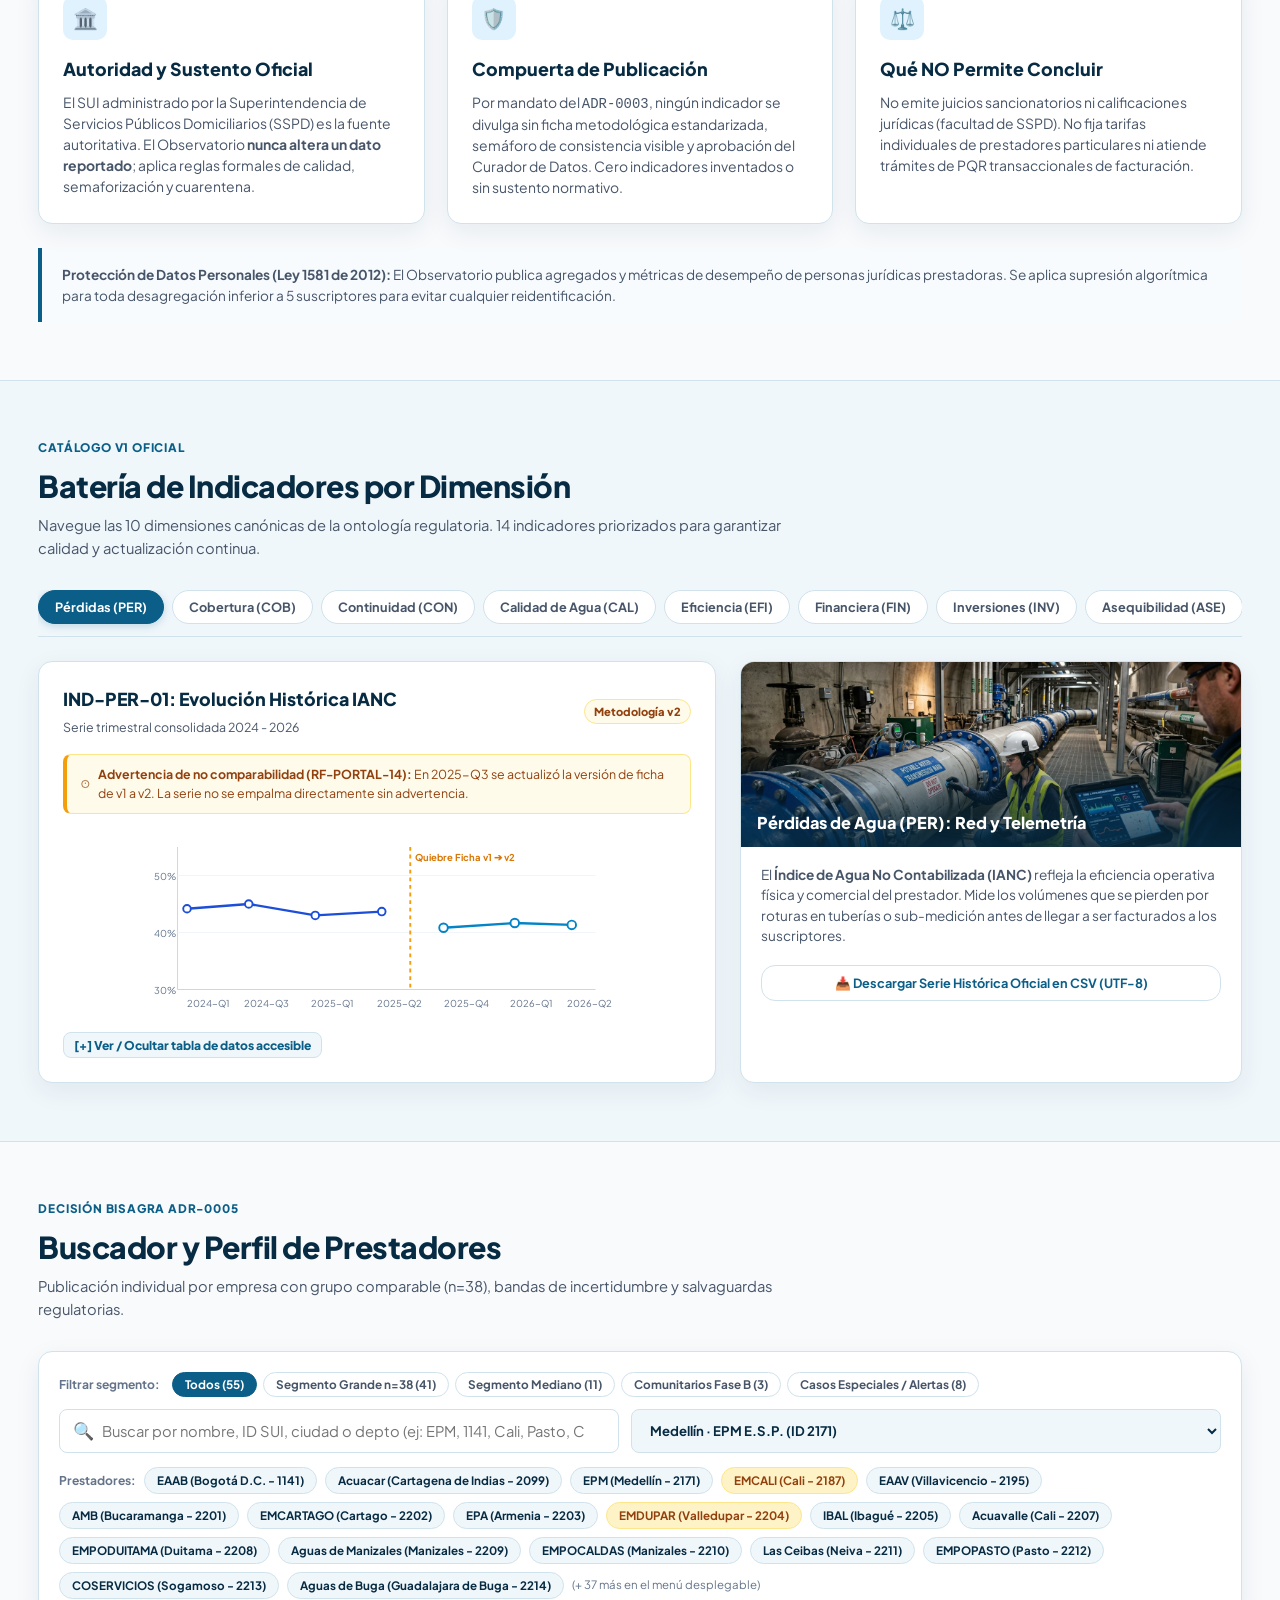
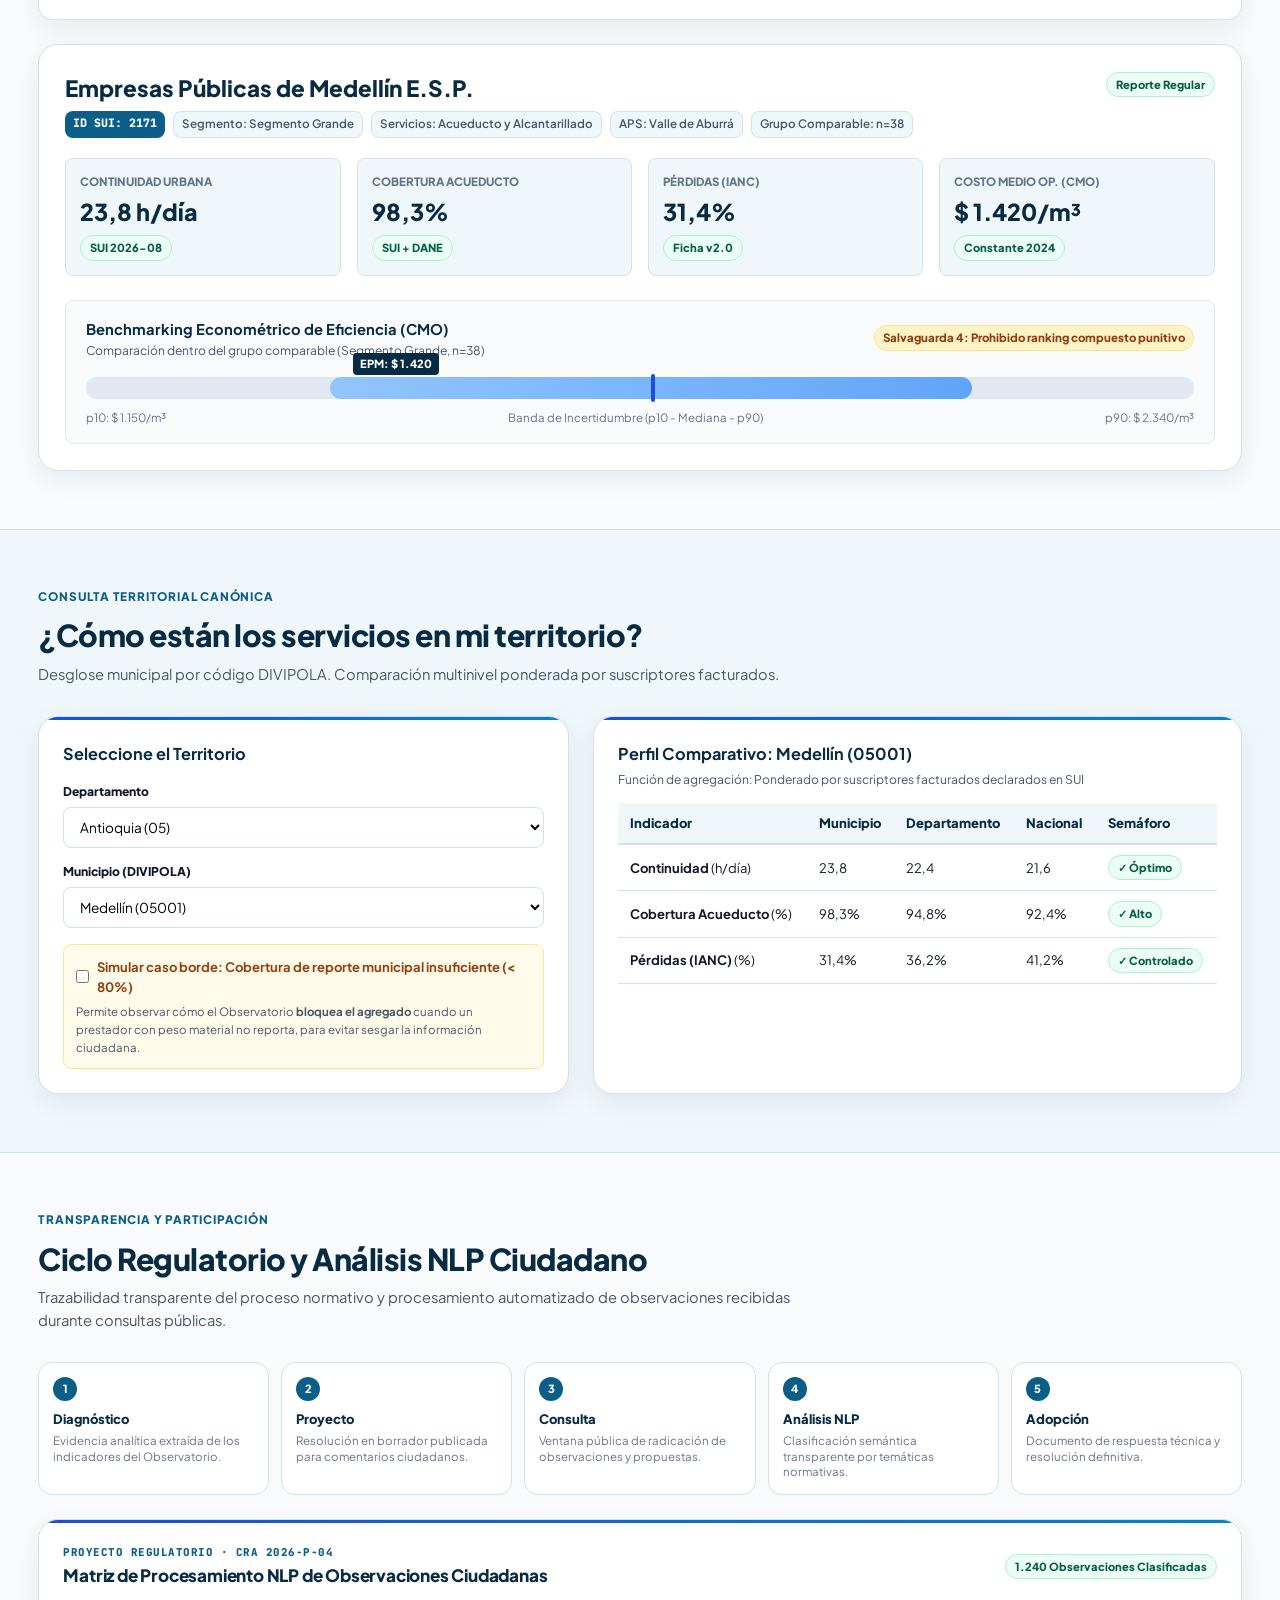
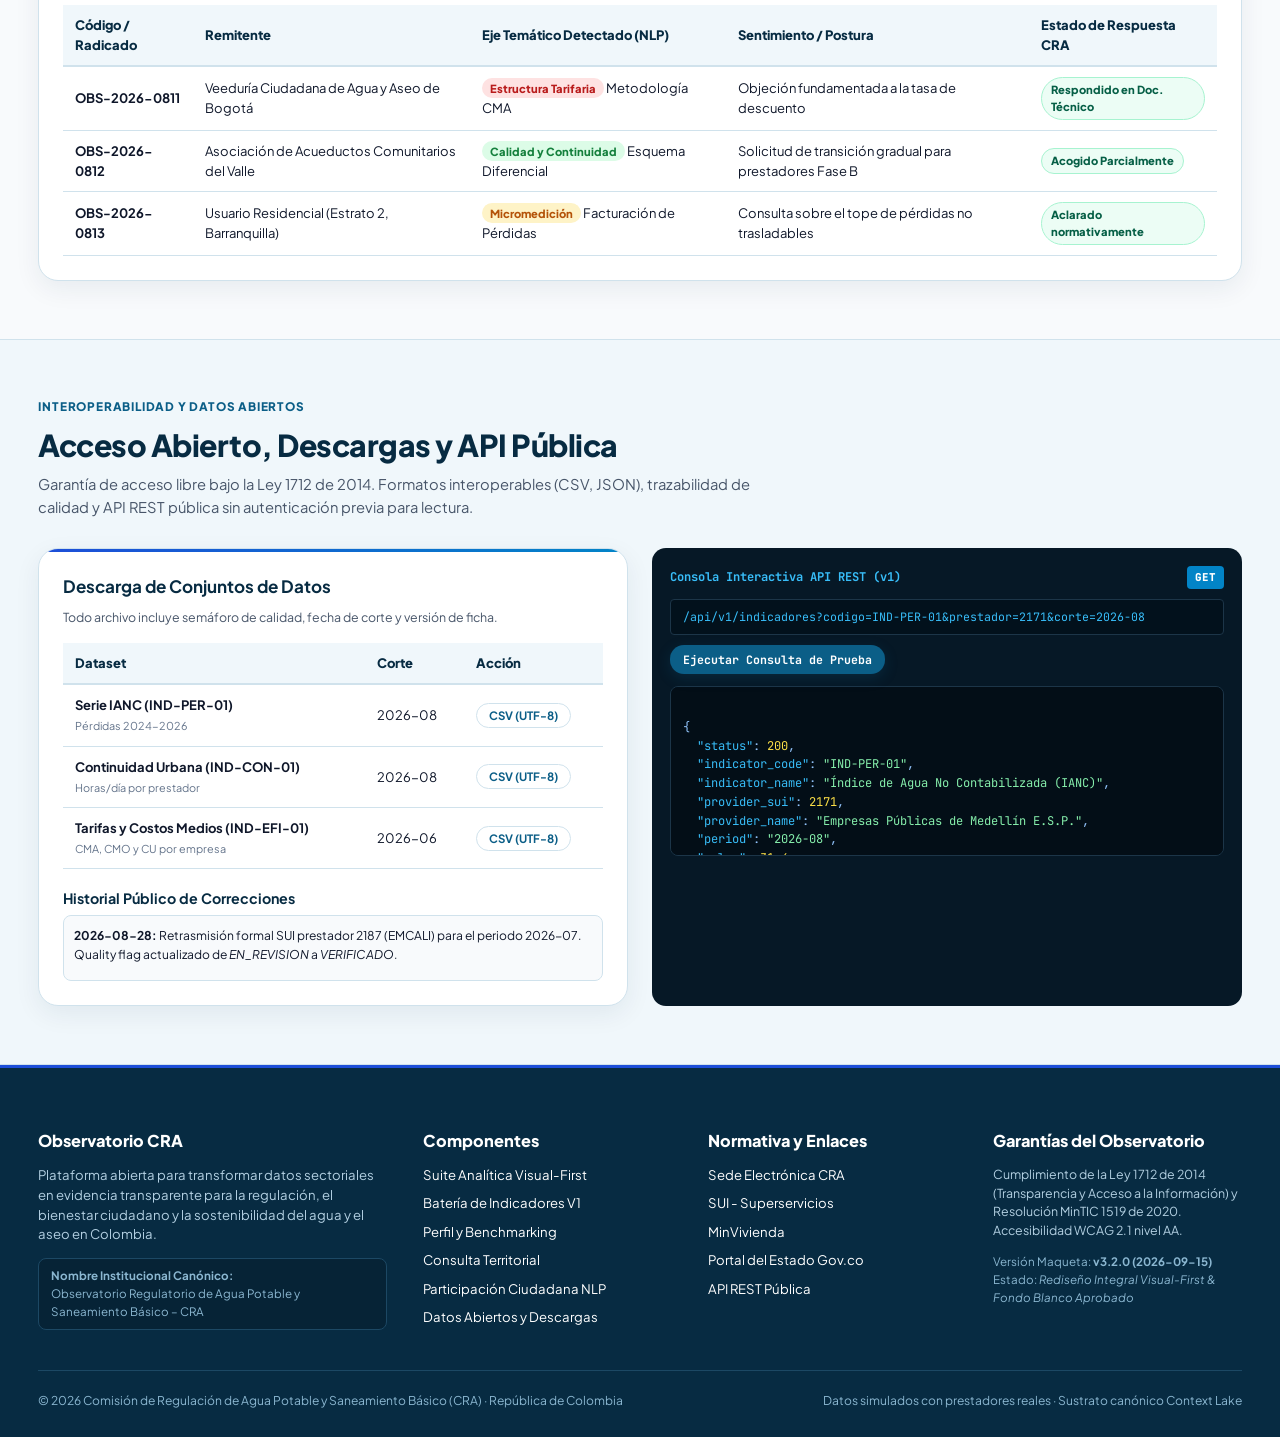
<file: 09_Documentos_Diseños_y_Requerimientos/mockup_observatorio_cra_v3.html>
﻿<!DOCTYPE html>
<html lang="es">
<head>
  <meta charset="UTF-8" />
  <meta name="viewport" content="width=device-width, initial-scale=1.0" />
  <title>Observatorio CRA · Datos abiertos para que el agua y el aseo lleguen a todos</title>
  <meta name="description" content="Plataforma pública de información regulatoria del sector de acueducto, alcantarillado y aseo en Colombia - Comisión de Regulación de Agua Potable y Saneamiento Básico (CRA)." />
  
  <!-- Tipografía Google Fonts de Alta Gama -->
  <link rel="preconnect" href="https://fonts.googleapis.com">
  <link rel="preconnect" href="https://fonts.gstatic.com" crossorigin>
  <link href="https://fonts.googleapis.com/css2?family=Plus+Jakarta+Sans:wght@400;500;600;700;800;900&family=JetBrains+Mono:wght@500;700;800&display=swap" rel="stylesheet">

  <style>
    /* ==========================================================================
       SISTEMA DE DISEÑO VISUAL INSTITUCIONAL CRA - FONDO BLANCO & GAMA AZUL
       Cumplimiento: Resolución MinTIC 1519 de 2020 / WCAG 2.1 Nivel AA / .agents/rules/ui-ux-design-standards.md
       ========================================================================== */
    :root {
      /* Fondo Blanco Luminoso Institucional */
      --bg-page: #f8fafc;
      --bg-surface: #ffffff;
      --bg-surface-subtle: #f0f7fb;
      --bg-surface-elevated: #e6f1f8;
      
      /* Gama Canónica de Azules de Alta Sofisticación */
      --blue-deep-navy: #072b42;   /* Títulos de alto impacto, textos principales */
      --blue-primary: #0b5e87;     /* Azul institucional CRA principal */
      --blue-royal: #1d4ed8;       /* Acento visual intenso, gráficas, interactivos */
      --blue-cerulean: #0284c7;    /* Azul cerúleo para datos activos y barras */
      --blue-sky: #0ea5e9;         /* Azul cielo para resplandores y microinteracciones */
      --blue-ice: #e0f2fe;         /* Azul hielo para badges y fondos secundarios */
      --blue-border: #d0e2ec;      /* Bordes sutiles y elegantes */
      --blue-glow: rgba(2, 132, 199, 0.18);

      /* Colores Funcionales y Semáforos de Calidad Accesibles */
      --functional-green: #059669;
      --functional-green-bg: #ecfdf5;
      --functional-green-border: #a7f3d0;
      --functional-green-text: #065f46;

      --functional-amber: #b45309;
      --functional-amber-bg: #fffbeb;
      --functional-amber-border: #fde68a;
      --functional-amber-text: #92400e;

      --functional-red: #dc2626;
      --functional-red-bg: #fef2f2;
      --functional-red-border: #fecaca;
      --functional-red-text: #991b1b;

      --functional-gray: #475569;
      --functional-gray-bg: #f1f5f9;
      --functional-gray-border: #cbd5e1;
      --functional-gray-text: #334155;

      --text-main: #0f172a;
      --text-muted: #475569;
      --text-dim: #64748b;
      --text-light: #94a3b8;

      --font-display: 'Plus Jakarta Sans', -apple-system, BlinkMacSystemFont, "Segoe UI", Roboto, sans-serif;
      --font-mono: 'JetBrains Mono', monospace;

      --shadow-clean: 0 4px 20px rgba(7, 43, 66, 0.05);
      --shadow-card: 0 8px 26px rgba(7, 43, 66, 0.07);
      --shadow-hover: 0 16px 36px rgba(7, 43, 66, 0.12);
      --shadow-modal: 0 24px 64px rgba(7, 43, 66, 0.28);
      
      --radius-sm: 8px;
      --radius-md: 14px;
      --radius-lg: 20px;
      --radius-pill: 9999px;
    }

    body.high-contrast {
      --bg-page: #ffffff;
      --bg-surface: #ffffff;
      --bg-surface-subtle: #f0f0f0;
      --blue-deep-navy: #000000;
      --blue-primary: #002b4d;
      --blue-royal: #001f66;
      --text-main: #000000;
      --text-muted: #111111;
      --text-dim: #222222;
      --blue-border: #000000;
      --shadow-card: none;
      --shadow-hover: none;
    }

    *, *::before, *::after { box-sizing: border-box; margin: 0; padding: 0; }
    html { scroll-behavior: smooth; font-size: 15.5px; }
    body {
      font-family: var(--font-display);
      background-color: var(--bg-page);
      color: var(--text-main);
      line-height: 1.55;
      -webkit-font-smoothing: antialiased;
      overflow-x: hidden;
      background-image: 
        radial-gradient(circle at 6% 8%, rgba(14, 165, 233, 0.05), transparent 32%),
        radial-gradient(circle at 94% 35%, rgba(11, 94, 135, 0.04), transparent 38%),
        radial-gradient(circle at 50% 88%, rgba(29, 78, 216, 0.03), transparent 45%);
      background-attachment: fixed;
    }

    a { color: inherit; text-decoration: none; }
    button, input, select, textarea { font-family: inherit; font-size: inherit; }

    /* Enlace de accesibilidad para teclado */
    .skip-link {
      position: absolute;
      top: -70px;
      left: 14px;
      background: var(--blue-deep-navy);
      color: #ffffff;
      padding: 10px 18px;
      z-index: 1000;
      font-weight: 800;
      border-radius: var(--radius-sm);
      transition: top 0.2s ease;
      box-shadow: var(--shadow-card);
    }
    .skip-link:focus { top: 14px; outline: 3px solid var(--blue-royal); }

    .container {
      width: min(1380px, 94%);
      margin-inline: auto;
    }

    /* 1. Cinta Superior Oficial Gov.co */
    .gov-bar {
      background: #003870;
      color: #ffffff;
      font-size: 0.78rem;
      padding: 6px 0;
      border-bottom: 2px solid #0056b3;
    }
    .gov-flex {
      display: flex;
      justify-content: space-between;
      align-items: center;
      gap: 12px;
      flex-wrap: wrap;
    }
    .gov-badge {
      background: #ffffff;
      color: #003870;
      font-weight: 900;
      padding: 2px 8px;
      border-radius: 4px;
      letter-spacing: 0.5px;
      font-size: 0.72rem;
    }
    .a11y-toggles {
      display: flex;
      gap: 8px;
      align-items: center;
    }
    .btn-pill-opt {
      background: rgba(255,255,255,0.15);
      border: 1px solid rgba(255,255,255,0.3);
      color: #ffffff;
      padding: 2px 10px;
      border-radius: var(--radius-sm);
      font-size: 0.74rem;
      font-weight: 600;
      cursor: pointer;
      transition: all 0.2s;
    }
    .btn-pill-opt:hover { background: rgba(255,255,255,0.3); }

    /* Alerta Reglamentaria de Datos Simulados (Regla de Oro 8) */
    .simulated-pill-banner {
      background: #fffbeb;
      border-bottom: 1px solid #fde68a;
      padding: 7px 12px;
      font-size: 0.8rem;
      color: #92400e;
      text-align: center;
      display: flex;
      align-items: center;
      justify-content: center;
      gap: 8px;
      font-weight: 600;
    }

    /* 2. Cabecera Principal y Navegación */
    header.main-header {
      background: #ffffff;
      border-bottom: 1px solid var(--blue-border);
      position: sticky;
      top: 0;
      z-index: 100;
      box-shadow: 0 3px 12px rgba(7, 43, 66, 0.04);
    }
    .header-content {
      display: flex;
      justify-content: space-between;
      align-items: center;
      height: 76px;
      gap: 20px;
    }
    .brand-block {
      display: flex;
      align-items: center;
      gap: 14px;
    }
    .brand-icon {
      width: 44px;
      height: 44px;
      border-radius: 12px;
      background: linear-gradient(135deg, var(--blue-primary), var(--blue-royal));
      display: grid;
      place-items: center;
      color: #ffffff;
      font-weight: 900;
      font-size: 1.15rem;
      box-shadow: 0 4px 14px rgba(11, 94, 135, 0.25);
    }
    .brand-title {
      font-size: 1.22rem;
      font-weight: 800;
      color: var(--blue-deep-navy);
      letter-spacing: -0.3px;
      line-height: 1.2;
    }
    .brand-subtitle {
      font-size: 0.76rem;
      color: var(--blue-primary);
      font-weight: 700;
      letter-spacing: 0.3px;
    }

    .nav-menu {
      display: flex;
      gap: 16px;
      font-size: 0.9rem;
      font-weight: 700;
      color: var(--text-muted);
    }
    .nav-menu a {
      padding: 7px 10px;
      border-radius: var(--radius-sm);
      transition: color 0.15s ease, background 0.15s ease;
    }
    .nav-menu a:hover {
      color: var(--blue-primary);
      background: var(--bg-surface-subtle);
    }

    .header-actions {
      display: flex;
      align-items: center;
      gap: 12px;
    }
    .btn-nav-primary {
      background: var(--blue-primary);
      color: #ffffff;
      padding: 9px 18px;
      border-radius: var(--radius-md);
      font-weight: 700;
      font-size: 0.86rem;
      display: inline-flex;
      align-items: center;
      gap: 8px;
      border: none;
      cursor: pointer;
      box-shadow: 0 3px 10px rgba(11, 94, 135, 0.25);
      transition: all 0.2s ease;
    }
    .btn-nav-primary:hover {
      background: var(--blue-royal);
      transform: translateY(-1px);
    }

    /* 3. Tarjeta Blanca Refinada con Sombras Azules Suaves (.clean-card) */
    .clean-card {
      background: var(--bg-surface);
      border: 1px solid var(--blue-border);
      border-radius: var(--radius-lg);
      padding: 24px;
      box-shadow: var(--shadow-card);
      position: relative;
      transition: transform 0.2s ease, box-shadow 0.2s ease, border-color 0.2s ease;
      overflow: hidden;
    }
    .clean-card:hover {
      box-shadow: var(--shadow-hover);
      border-color: #b8d4e4;
    }
    .clean-card::before {
      content: '';
      position: absolute;
      top: 0;
      left: 0;
      right: 0;
      height: 3px;
      background: linear-gradient(90deg, var(--blue-royal), var(--blue-cerulean));
      border-radius: var(--radius-lg) var(--radius-lg) 0 0;
    }
    .card-header {
      display: flex;
      justify-content: space-between;
      align-items: center;
      margin-bottom: 16px;
    }
    .card-title-group {
      display: flex;
      flex-direction: column;
      gap: 2px;
    }
    .card-badge-code {
      font-family: var(--font-mono);
      font-size: 0.7rem;
      font-weight: 800;
      color: var(--blue-primary);
      text-transform: uppercase;
      letter-spacing: 0.5px;
    }
    .card-title {
      font-size: 1.05rem;
      font-weight: 800;
      color: var(--blue-deep-navy);
      letter-spacing: -0.2px;
    }

    /* 4. Hero Section y Navegación Espacial (Contorno Geográfico Real) */
    .hero-section {
      padding: 44px 0 52px;
      border-bottom: 1px solid var(--blue-border);
      background: linear-gradient(180deg, rgba(240, 247, 251, 0.75) 0%, rgba(248, 250, 252, 1) 100%);
    }
    .hero-grid {
      display: grid;
      grid-template-columns: 1.05fr 0.95fr;
      gap: 36px;
      align-items: center;
    }
    .hero-badge {
      display: inline-flex;
      align-items: center;
      gap: 6px;
      padding: 5px 12px;
      border-radius: var(--radius-pill);
      background: var(--blue-ice);
      color: var(--blue-deep-navy);
      font-size: 0.76rem;
      font-weight: 800;
      letter-spacing: 0.4px;
      margin-bottom: 14px;
      border: 1px solid #bfdbfe;
    }
    h1.hero-title {
      font-size: clamp(2.2rem, 4vw, 3.3rem);
      line-height: 1.1;
      font-weight: 900;
      color: var(--blue-deep-navy);
      letter-spacing: -1.2px;
      margin-bottom: 18px;
    }
    .hero-description {
      font-size: 1.05rem;
      color: var(--text-muted);
      margin-bottom: 26px;
      max-width: 620px;
    }
    .hero-cta-group {
      display: flex;
      flex-wrap: wrap;
      gap: 12px;
    }
    .btn {
      display: inline-flex;
      align-items: center;
      justify-content: center;
      gap: 8px;
      padding: 12px 22px;
      border-radius: var(--radius-md);
      font-weight: 700;
      font-size: 0.9rem;
      cursor: pointer;
      border: 1px solid transparent;
      transition: all 0.2s ease;
    }
    .btn-primary {
      background: var(--blue-primary);
      color: #ffffff;
      box-shadow: 0 4px 14px rgba(11, 94, 135, 0.24);
    }
    .btn-primary:hover {
      background: var(--blue-deep-navy);
      transform: translateY(-1px);
    }
    .btn-secondary {
      background: var(--bg-surface);
      color: var(--blue-primary);
      border-color: var(--blue-border);
    }
    .btn-secondary:hover {
      background: var(--bg-surface-subtle);
      border-color: var(--blue-primary);
    }

    /* Contenedor del Mapa Real de Colombia */
    .map-canvas-wrapper {
      width: 100%;
      height: 440px;
      background: radial-gradient(circle at 50% 50%, #eff6ff 0%, #ffffff 82%);
      border-radius: var(--radius-md);
      position: relative;
      display: flex;
      align-items: center;
      justify-content: center;
      border: 1px solid var(--blue-border);
      overflow: hidden;
    }
    svg.colombia-map-real {
      width: 96%;
      height: 96%;
      overflow: visible;
      filter: drop-shadow(0 8px 18px rgba(11, 94, 135, 0.14));
    }
    .map-land-coastline {
      fill: #e0f2fe;
      stroke: #38bdf8;
      stroke-width: 1.6;
      transition: all 0.3s ease;
    }
    .geo-region {
      fill: #bae6fd;
      stroke: #ffffff;
      stroke-width: 1.5;
      cursor: pointer;
      transition: all 0.25s ease;
    }
    .geo-region:hover {
      fill: #0284c7;
      stroke: #072b42;
      stroke-width: 2.2;
      filter: drop-shadow(0 0 8px rgba(2, 132, 199, 0.45));
    }
    .geo-region.active {
      fill: #0b5e87;
      stroke: #003870;
      stroke-width: 2.6;
      filter: drop-shadow(0 0 12px rgba(11, 94, 135, 0.6));
    }
    .geo-pin {
      cursor: pointer;
      transition: transform 0.2s ease;
    }
    .geo-pin:hover circle.pulse-glow {
      r: 16;
      opacity: 0.45;
    }
    .pulse-glow {
      fill: var(--blue-cerulean);
      opacity: 0.28;
      transition: r 0.3s ease;
    }
    .center-dot {
      fill: #ffffff;
      stroke: var(--blue-deep-navy);
      stroke-width: 2.5;
    }
    .pin-name-text {
      font-size: 8.5px;
      font-weight: 800;
      fill: var(--blue-deep-navy);
      pointer-events: none;
    }
    .map-floating-info {
      position: absolute;
      bottom: 12px;
      left: 12px;
      right: 12px;
      background: rgba(255, 255, 255, 0.94);
      backdrop-filter: blur(8px);
      border: 1px solid var(--blue-border);
      border-radius: var(--radius-md);
      padding: 12px 16px;
      box-shadow: 0 8px 24px rgba(7, 43, 66, 0.12);
      transition: all 0.25s ease;
    }
    .floating-top-row {
      display: flex;
      justify-content: space-between;
      align-items: center;
      margin-bottom: 6px;
    }
    .floating-depto-title {
      font-size: 0.95rem;
      font-weight: 900;
      color: var(--blue-deep-navy);
    }
    .floating-grid {
      display: grid;
      grid-template-columns: repeat(3, 1fr);
      gap: 8px;
      font-size: 0.72rem;
    }
    .floating-kpi-val {
      font-weight: 800;
      color: var(--blue-royal);
      font-size: 0.9rem;
    }
    .territory-pills {
      display: flex;
      gap: 6px;
      flex-wrap: wrap;
      margin-bottom: 12px;
    }
    .btn-terr-pill {
      background: var(--bg-surface);
      border: 1px solid var(--blue-border);
      color: var(--blue-primary);
      padding: 4px 12px;
      border-radius: var(--radius-pill);
      font-size: 0.74rem;
      font-weight: 700;
      cursor: pointer;
      transition: all 0.2s;
    }
    .btn-terr-pill.active, .btn-terr-pill:hover {
      background: var(--blue-primary);
      color: #ffffff;
      border-color: var(--blue-primary);
      box-shadow: 0 2px 8px rgba(11, 94, 135, 0.2);
    }

    /* 5. Cifras Destacadas Oficiales de Portada con Cabeceras Fotográficas */
    .section {
      padding: 58px 0;
    }
    .section-alt {
      background-color: var(--bg-surface-subtle);
      border-top: 1px solid var(--blue-border);
      border-bottom: 1px solid var(--blue-border);
    }
    .section-header {
      margin-bottom: 30px;
      display: flex;
      justify-content: space-between;
      align-items: flex-end;
      gap: 20px;
      flex-wrap: wrap;
    }
    .section-tag {
      font-size: 0.76rem;
      font-weight: 800;
      color: var(--blue-primary);
      text-transform: uppercase;
      letter-spacing: 0.8px;
      margin-bottom: 6px;
      display: block;
    }
    .section-title {
      font-size: 1.95rem;
      font-weight: 900;
      color: var(--blue-deep-navy);
      letter-spacing: -0.5px;
    }
    .section-subtitle {
      color: var(--text-muted);
      max-width: 760px;
      font-size: 0.95rem;
      margin-top: 4px;
    }

    .kpi-grid {
      display: grid;
      grid-template-columns: repeat(4, 1fr);
      gap: 20px;
    }
    .kpi-card {
      background: var(--bg-surface);
      border: 1px solid var(--blue-border);
      border-radius: var(--radius-lg);
      box-shadow: var(--shadow-card);
      display: flex;
      flex-direction: column;
      justify-content: space-between;
      position: relative;
      overflow: hidden;
      transition: transform 0.25s ease, box-shadow 0.25s ease, border-color 0.25s ease;
    }
    .kpi-card:hover {
      transform: translateY(-4px);
      box-shadow: var(--shadow-hover);
      border-color: #b8d4e4;
    }
    .kpi-card-media {
      height: 135px;
      position: relative;
      overflow: hidden;
      background: #072b42;
    }
    .kpi-media-img {
      width: 100%;
      height: 100%;
      object-fit: cover;
      transition: transform 0.4s ease;
    }
    .kpi-card:hover .kpi-media-img {
      transform: scale(1.08);
    }
    .kpi-media-overlay {
      position: absolute;
      inset: 0;
      background: linear-gradient(180deg, rgba(7,43,66,0.2) 0%, rgba(7,43,66,0.78) 100%);
    }
    .kpi-media-badges {
      position: absolute;
      bottom: 10px;
      left: 12px;
      right: 12px;
      display: flex;
      justify-content: space-between;
      align-items: center;
      z-index: 2;
    }
    .kpi-code-badge {
      font-family: var(--font-mono);
      font-size: 0.72rem;
      font-weight: 800;
      color: #ffffff;
      background: rgba(11,94,135,0.88);
      backdrop-filter: blur(6px);
      padding: 3px 8px;
      border-radius: var(--radius-sm);
      border: 1px solid rgba(255,255,255,0.3);
    }

    .kpi-content {
      padding: 18px 20px 20px;
      display: flex;
      flex-direction: column;
      flex-grow: 1;
      justify-content: space-between;
    }
    .quality-badge {
      display: inline-flex;
      align-items: center;
      gap: 5px;
      font-size: 0.72rem;
      font-weight: 800;
      padding: 3px 9px;
      border-radius: var(--radius-pill);
      border: 1px solid transparent;
    }
    .quality-badge.verified {
      background: var(--functional-green-bg);
      border-color: var(--functional-green-border);
      color: var(--functional-green-text);
    }
    .quality-badge.warning {
      background: var(--functional-amber-bg);
      border-color: var(--functional-amber-border);
      color: var(--functional-amber-text);
    }
    .quality-badge.quarantine {
      background: var(--functional-red-bg);
      border-color: var(--functional-red-border);
      color: var(--functional-red-text);
    }
    .quality-badge.review {
      background: var(--functional-gray-bg);
      border-color: var(--functional-gray-border);
      color: var(--functional-gray-text);
    }

    .kpi-title {
      font-size: 0.98rem;
      font-weight: 800;
      color: var(--blue-deep-navy);
      margin-bottom: 6px;
      line-height: 1.3;
    }
    .kpi-value-block {
      display: flex;
      align-items: baseline;
      gap: 8px;
      margin-bottom: 8px;
    }
    .kpi-value {
      font-size: 2.15rem;
      font-weight: 900;
      color: var(--blue-deep-navy);
      line-height: 1;
    }
    .kpi-unit {
      font-size: 0.86rem;
      font-weight: 700;
      color: var(--text-muted);
    }
    .kpi-motive {
      font-size: 0.78rem;
      color: var(--text-muted);
      line-height: 1.35;
      margin-bottom: 12px;
      min-height: 44px;
    }
    .kpi-meta-row {
      display: flex;
      justify-content: space-between;
      align-items: center;
      font-size: 0.72rem;
      color: var(--text-light);
      padding-top: 10px;
      border-top: 1px solid var(--blue-border);
      margin-bottom: 12px;
    }
    .btn-view-sheet {
      width: 100%;
      background: var(--bg-surface-subtle);
      border: 1px solid var(--blue-border);
      border-radius: var(--radius-sm);
      color: var(--blue-primary);
      font-weight: 800;
      font-size: 0.78rem;
      padding: 8px;
      cursor: pointer;
      display: inline-flex;
      align-items: center;
      justify-content: center;
      gap: 6px;
      transition: all 0.2s ease;
    }
    .btn-view-sheet:hover {
      background: var(--blue-primary);
      color: #ffffff;
      border-color: var(--blue-primary);
    }

    /* 6. SUITE ANALÍTICA VISUAL-FIRST (DEL MODELO DEL TABLERO V1) */
    .visuals-row-1 {
      display: grid;
      grid-template-columns: 1.05fr 1.35fr 1fr;
      gap: 22px;
      margin-bottom: 24px;
    }

    /* Tacómetro Radial IRCA (IND-CAL-01) */
    .gauge-card-body {
      display: flex;
      flex-direction: column;
      align-items: center;
      position: relative;
      padding: 6px 0;
    }
    .gauge-svg-clean {
      width: 220px;
      height: 120px;
      overflow: visible;
    }
    .gauge-needle-arm {
      transform-origin: 107.5px 107.5px;
      transition: transform 1.2s cubic-bezier(0.34, 1.56, 0.64, 1);
    }
    .gauge-center-box {
      text-align: center;
      margin-top: -10px;
    }
    .gauge-val-text {
      font-size: 2.2rem;
      font-weight: 900;
      color: var(--blue-deep-navy);
      letter-spacing: -1px;
    }
    .gauge-tag {
      font-size: 0.72rem;
      font-weight: 800;
      padding: 3px 12px;
      border-radius: var(--radius-pill);
      display: inline-block;
      margin-top: 4px;
    }
    .tag-low { background: var(--functional-amber-bg); color: var(--functional-amber); border: 1px solid var(--functional-amber-border); }
    .tag-none { background: var(--functional-green-bg); color: var(--functional-green); border: 1px solid var(--functional-green-border); }

    /* Radar Pentagonal de Benchmarking */
    .radar-wrapper {
      display: flex;
      justify-content: center;
      align-items: center;
      height: 195px;
    }
    svg.radar-svg-clean {
      width: 195px;
      height: 195px;
      overflow: visible;
    }

    /* Barra Bullet IPUF (IND-PER-02) */
    .bullet-card-body {
      display: flex;
      flex-direction: column;
      justify-content: center;
      height: 100%;
      gap: 12px;
    }
    .bullet-track-clean {
      width: 100%;
      height: 26px;
      background: #e2e8f0;
      border-radius: var(--radius-pill);
      position: relative;
      overflow: hidden;
      display: flex;
      border: 1px solid var(--blue-border);
    }
    .bullet-efficient-zone {
      width: 40%;
      height: 100%;
      background: linear-gradient(90deg, #10b981, #059669);
    }
    .bullet-inefficient-zone {
      width: 60%;
      height: 100%;
      background: linear-gradient(90deg, #f59e0b, #ef4444);
    }
    .bullet-needle-cursor {
      position: absolute;
      top: -3px;
      bottom: -3px;
      width: 6px;
      background: var(--blue-deep-navy);
      border-radius: 4px;
      box-shadow: 0 0 6px rgba(7, 43, 66, 0.4);
      transition: left 0.8s ease;
    }
    .bullet-target-marker {
      position: absolute;
      top: 0;
      bottom: 0;
      left: 40%;
      width: 2.5px;
      background: #ffffff;
      box-shadow: 0 0 4px rgba(0,0,0,0.5);
    }

    /* Cascada Tarifaria Pedagógica (Waterfall Visualizer) */
    .waterfall-panel {
      padding: 26px;
      margin-bottom: 24px;
    }
    .estrato-bar-selector {
      background: var(--bg-surface-subtle);
      border: 1px solid var(--blue-border);
      border-radius: var(--radius-md);
      padding: 12px 18px;
      display: flex;
      align-items: center;
      justify-content: space-between;
      gap: 16px;
      margin-bottom: 22px;
      flex-wrap: wrap;
    }
    .estrato-btn-group {
      display: flex;
      gap: 6px;
    }
    .estrato-pill-btn {
      width: 40px;
      height: 40px;
      border-radius: 10px;
      border: 1px solid var(--blue-border);
      background: #ffffff;
      color: var(--blue-primary);
      font-weight: 800;
      font-size: 0.84rem;
      cursor: pointer;
      transition: all 0.2s;
    }
    .estrato-pill-btn.active {
      background: var(--blue-royal);
      color: #ffffff;
      box-shadow: 0 3px 10px rgba(29, 78, 216, 0.3);
      border-color: var(--blue-royal);
    }
    .waterfall-canvas {
      height: 235px;
      width: 100%;
      display: flex;
      align-items: flex-end;
      gap: 18px;
      padding-bottom: 26px;
      border-bottom: 1px solid var(--blue-border);
      position: relative;
    }
    .wf-column {
      flex: 1;
      display: flex;
      flex-direction: column;
      align-items: center;
      height: 100%;
      justify-content: flex-end;
      position: relative;
    }
    .wf-visual-bar {
      width: 80%;
      border-radius: 6px 6px 0 0;
      transition: all 0.6s cubic-bezier(0.34, 1.56, 0.64, 1);
      position: relative;
      display: flex;
      justify-content: center;
    }
    .wf-value-label {
      position: absolute;
      top: -24px;
      font-family: var(--font-mono);
      font-size: 0.78rem;
      font-weight: 800;
      color: var(--blue-deep-navy);
      white-space: nowrap;
    }
    .wf-title-label {
      position: absolute;
      bottom: -24px;
      font-size: 0.72rem;
      font-weight: 800;
      color: var(--text-dim);
      text-transform: uppercase;
      letter-spacing: 0.3px;
      white-space: nowrap;
    }

    /* Curvas de Series Temporales Azules */
    .timeline-panel {
      padding: 26px;
    }
    .timeline-canvas-box {
      width: 100%;
      height: 215px;
      position: relative;
    }
    svg.trend-svg-clean {
      width: 100%;
      height: 100%;
      overflow: visible;
    }

    /* 7. Sección de Gobernanza */
    .governance-grid {
      display: grid;
      grid-template-columns: repeat(3, 1fr);
      gap: 22px;
    }
    .gov-card {
      background: var(--bg-surface);
      border: 1px solid var(--blue-border);
      border-radius: var(--radius-md);
      padding: 24px;
      box-shadow: var(--shadow-card);
    }
    .gov-card-icon {
      width: 44px;
      height: 44px;
      border-radius: 10px;
      background: var(--blue-ice);
      color: var(--blue-primary);
      display: grid;
      place-items: center;
      font-size: 1.3rem;
      margin-bottom: 16px;
    }
    .gov-card h3 {
      font-size: 1.15rem;
      font-weight: 800;
      color: var(--blue-deep-navy);
      margin-bottom: 10px;
    }
    .gov-card p {
      font-size: 0.9rem;
      color: var(--text-muted);
      line-height: 1.5;
    }
    .gov-disclaimer-box {
      margin-top: 24px;
      background: #f8fbfe;
      border-left: 4px solid var(--blue-primary);
      padding: 16px 20px;
      border-radius: 0 var(--radius-sm) var(--radius-sm) 0;
      font-size: 0.88rem;
      color: var(--text-muted);
    }

    /* 8. Sección de las 10 Dimensiones Canónicas con Tarjeta de Contexto Físico */
    .dimension-tabs {
      display: flex;
      gap: 8px;
      overflow-x: auto;
      padding-bottom: 12px;
      margin-bottom: 24px;
      border-bottom: 1px solid var(--blue-border);
    }
    .dim-tab-btn {
      white-space: nowrap;
      padding: 8px 16px;
      border-radius: var(--radius-pill);
      border: 1px solid var(--blue-border);
      background: var(--bg-surface);
      color: var(--text-muted);
      font-weight: 700;
      font-size: 0.82rem;
      cursor: pointer;
      transition: all 0.2s ease;
    }
    .dim-tab-btn.active, .dim-tab-btn:hover {
      background: var(--blue-primary);
      color: #ffffff;
      border-color: var(--blue-primary);
      box-shadow: 0 2px 8px rgba(11,94,135,0.22);
    }
    .indicator-detail-layout {
      display: grid;
      grid-template-columns: 1.15fr 0.85fr;
      gap: 24px;
    }
    .chart-container-card {
      background: var(--bg-surface);
      border: 1px solid var(--blue-border);
      border-radius: var(--radius-md);
      padding: 24px;
      box-shadow: var(--shadow-card);
    }
    .methodology-break-notice {
      background: #fffbeb;
      border: 1px solid #fde68a;
      border-left: 4px solid #f59e0b;
      padding: 10px 14px;
      border-radius: var(--radius-sm);
      font-size: 0.8rem;
      color: #92400e;
      margin-bottom: 14px;
      display: flex;
      align-items: center;
      gap: 8px;
    }
    .dimension-context-card {
      background: var(--bg-surface);
      border: 1px solid var(--blue-border);
      border-radius: var(--radius-md);
      overflow: hidden;
      box-shadow: var(--shadow-card);
      display: flex;
      flex-direction: column;
    }
    .dim-context-img-wrap {
      height: 185px;
      position: relative;
      overflow: hidden;
    }
    .dim-context-img {
      width: 100%;
      height: 100%;
      object-fit: cover;
      transition: transform 0.4s ease;
    }
    .dim-context-overlay {
      position: absolute;
      inset: 0;
      background: linear-gradient(180deg, transparent 40%, rgba(7,43,66,0.85) 100%);
    }
    .dim-context-title {
      position: absolute;
      bottom: 12px;
      left: 16px;
      right: 16px;
      color: #ffffff;
      font-weight: 800;
      font-size: 1.05rem;
    }
    .dim-context-body {
      padding: 18px 20px;
      font-size: 0.88rem;
      color: var(--text-muted);
      line-height: 1.5;
    }

    /* 9. Buscador y Perfil de Prestadores (ADR-0005) */
    .provider-search-box {
      background: var(--bg-surface);
      border: 1px solid var(--blue-border);
      border-radius: var(--radius-md);
      padding: 20px;
      box-shadow: var(--shadow-card);
      margin-bottom: 24px;
    }
    .search-input-wrapper {
      position: relative;
      display: flex;
      align-items: center;
      margin-bottom: 14px;
    }
    .search-icon-inside {
      position: absolute;
      left: 14px;
      font-size: 1.1rem;
      color: var(--blue-primary);
    }
    .search-input-field {
      width: 100%;
      padding: 12px 14px 12px 42px;
      border-radius: var(--radius-sm);
      border: 1px solid var(--blue-border);
      font-size: 0.95rem;
      outline: none;
      transition: border-color 0.2s;
    }
    .search-input-field:focus {
      border-color: var(--blue-royal);
      box-shadow: 0 0 0 3px rgba(29, 78, 216, 0.12);
    }
    .quick-provider-chips {
      display: flex;
      flex-wrap: wrap;
      gap: 8px;
      align-items: center;
    }
    .chip-label {
      font-size: 0.78rem;
      font-weight: 700;
      color: var(--text-dim);
    }
    .provider-chip-btn {
      background: var(--bg-surface-subtle);
      border: 1px solid var(--blue-border);
      color: var(--blue-deep-navy);
      padding: 5px 12px;
      border-radius: var(--radius-pill);
      font-size: 0.75rem;
      font-weight: 700;
      cursor: pointer;
      transition: all 0.2s;
    }
    .provider-chip-btn:hover {
      background: var(--blue-primary);
      color: #ffffff;
      border-color: var(--blue-primary);
    }
    .provider-chip-btn.special-case {
      background: #fef3c7;
      border-color: #fde68a;
      color: #92400e;
    }
    .provider-chip-btn.active {
      background: var(--blue-primary);
      color: #ffffff;
      border-color: var(--blue-primary);
    }
    .provider-controls-row {
      display: flex;
      gap: 12px;
      margin-bottom: 14px;
      flex-wrap: wrap;
    }
    .provider-select-dropdown {
      padding: 10px 14px;
      border-radius: var(--radius-sm);
      border: 1px solid var(--blue-border);
      background: var(--bg-surface-subtle);
      color: var(--blue-deep-navy);
      font-weight: 700;
      font-size: 0.85rem;
      cursor: pointer;
      outline: none;
      min-width: 280px;
      flex: 1;
      transition: all 0.2s;
    }
    .provider-select-dropdown:focus {
      border-color: var(--blue-royal);
      box-shadow: 0 0 0 3px rgba(29, 78, 216, 0.12);
    }
    .segment-filter-bar {
      display: flex;
      gap: 6px;
      flex-wrap: wrap;
      margin-bottom: 12px;
      align-items: center;
    }
    .segment-filter-btn {
      background: #ffffff;
      border: 1px solid var(--blue-border);
      color: var(--text-muted);
      padding: 4px 12px;
      border-radius: var(--radius-pill);
      font-size: 0.76rem;
      font-weight: 700;
      cursor: pointer;
      transition: all 0.2s;
    }
    .segment-filter-btn:hover {
      background: var(--blue-ice);
      color: var(--blue-primary);
      border-color: var(--blue-sky);
    }
    .segment-filter-btn.active {
      background: var(--blue-primary);
      color: #ffffff;
      border-color: var(--blue-primary);
    }
    .provider-profile-card {
      background: var(--bg-surface);
      border: 1px solid var(--blue-border);
      border-radius: var(--radius-lg);
      padding: 26px;
      box-shadow: var(--shadow-card);
    }
    .provider-profile-header {
      display: flex;
      justify-content: space-between;
      align-items: flex-start;
      margin-bottom: 20px;
      flex-wrap: wrap;
      gap: 14px;
    }
    .provider-title-group h2 {
      font-size: 1.45rem;
      font-weight: 900;
      color: var(--blue-deep-navy);
      margin-bottom: 6px;
    }
    .provider-tags {
      display: flex;
      gap: 8px;
      flex-wrap: wrap;
    }
    .provider-id-badge {
      font-family: var(--font-mono);
      font-size: 0.75rem;
      font-weight: 800;
      background: var(--blue-primary);
      color: #ffffff;
      padding: 3px 8px;
      border-radius: var(--radius-sm);
    }
    .tag-attr {
      font-size: 0.75rem;
      background: var(--bg-surface-subtle);
      border: 1px solid var(--blue-border);
      padding: 3px 8px;
      border-radius: var(--radius-sm);
      color: var(--text-muted);
      font-weight: 600;
    }
    .provider-kpi-grid {
      display: grid;
      grid-template-columns: repeat(4, 1fr);
      gap: 16px;
      margin-bottom: 24px;
    }
    .provider-metric-box {
      background: var(--bg-surface-subtle);
      border: 1px solid var(--blue-border);
      border-radius: var(--radius-sm);
      padding: 14px;
    }
    .provider-metric-label {
      font-size: 0.74rem;
      color: var(--text-dim);
      text-transform: uppercase;
      font-weight: 800;
      margin-bottom: 4px;
    }
    .provider-metric-val {
      font-size: 1.5rem;
      font-weight: 900;
      color: var(--blue-deep-navy);
      margin-bottom: 4px;
    }
    .benchmarking-section {
      background: #f8fafc;
      border: 1px solid #e2e8f0;
      border-radius: var(--radius-sm);
      padding: 16px 20px;
    }
    .benchmarking-header {
      display: flex;
      justify-content: space-between;
      align-items: center;
      margin-bottom: 12px;
      flex-wrap: wrap;
      gap: 8px;
    }
    .bench-notice {
      font-size: 0.74rem;
      font-weight: 800;
      color: #92400e;
      background: #fef3c7;
      border: 1px solid #fde68a;
      padding: 3px 8px;
      border-radius: var(--radius-pill);
    }
    .bench-bar-track {
      height: 22px;
      background: #e2e8f0;
      border-radius: var(--radius-pill);
      position: relative;
      margin: 18px 0 10px;
    }
    .bench-uncertainty-band {
      position: absolute;
      top: 0;
      bottom: 0;
      background: linear-gradient(90deg, #93c5fd, #60a5fa);
      border-radius: var(--radius-pill);
    }
    .bench-median-marker {
      position: absolute;
      top: -3px;
      bottom: -3px;
      width: 4px;
      background: var(--blue-royal);
      border-radius: 2px;
    }
    .bench-provider-pin {
      position: absolute;
      top: -24px;
      transform: translateX(-50%);
      background: var(--blue-deep-navy);
      color: #ffffff;
      padding: 2px 7px;
      border-radius: 4px;
      font-size: 0.72rem;
      font-weight: 800;
      white-space: nowrap;
    }
    .bench-legend {
      display: flex;
      justify-content: space-between;
      font-size: 0.74rem;
      color: var(--text-dim);
    }

    /* 10. Consulta Territorial (RF-PORTAL-13) */
    .territorial-grid {
      display: grid;
      grid-template-columns: 0.9fr 1.1fr;
      gap: 24px;
    }
    .form-group {
      margin-bottom: 14px;
    }
    .form-label {
      display: block;
      font-size: 0.78rem;
      font-weight: 800;
      color: var(--text-main);
      margin-bottom: 6px;
    }
    .form-select {
      width: 100%;
      padding: 10px 12px;
      border-radius: var(--radius-sm);
      border: 1px solid var(--blue-border);
      background: var(--bg-surface);
      font-size: 0.88rem;
      outline: none;
    }
    .threshold-toggle-box {
      margin-top: 16px;
      background: #fffbeb;
      border: 1px solid #fde68a;
      border-radius: var(--radius-sm);
      padding: 12px;
    }
    .territorial-alert-blocked {
      background: #fef2f2;
      border: 1px solid #fecaca;
      border-left: 4px solid #dc2626;
      color: #991b1b;
      padding: 12px 14px;
      border-radius: var(--radius-sm);
      font-size: 0.82rem;
      margin-bottom: 14px;
    }

    /* Tablas Accesibles WCAG 2.1 AA */
    .data-table-full {
      width: 100%;
      border-collapse: collapse;
      font-size: 0.84rem;
    }
    .data-table-full th {
      background: var(--bg-surface-subtle);
      color: var(--blue-deep-navy);
      text-align: left;
      padding: 10px 12px;
      border-bottom: 2px solid var(--blue-border);
      font-weight: 800;
    }
    .data-table-full td {
      padding: 10px 12px;
      border-bottom: 1px solid var(--blue-border);
    }
    .data-table-sm {
      width: 100%;
      border-collapse: collapse;
      font-size: 0.78rem;
      margin-top: 10px;
    }
    .data-table-sm th {
      background: #f1f5f9;
      text-align: left;
      padding: 6px 10px;
      border-bottom: 1px solid var(--blue-border);
    }
    .data-table-sm td {
      padding: 6px 10px;
      border-bottom: 1px solid #e2e8f0;
    }

    /* 11. Regulación, Ciclo y NLP */
    .regulatory-cycle-steps {
      display: grid;
      grid-template-columns: repeat(5, 1fr);
      gap: 12px;
      margin-bottom: 24px;
    }
    .cycle-step {
      background: var(--bg-surface);
      border: 1px solid var(--blue-border);
      border-radius: var(--radius-md);
      padding: 14px;
      position: relative;
    }
    .cycle-step-num {
      width: 24px;
      height: 24px;
      border-radius: 50%;
      background: var(--blue-primary);
      color: #ffffff;
      font-size: 0.72rem;
      font-weight: 800;
      display: grid;
      place-items: center;
      margin-bottom: 8px;
    }
    .cycle-step-title {
      font-size: 0.84rem;
      font-weight: 800;
      color: var(--blue-deep-navy);
      margin-bottom: 4px;
    }
    .cycle-step-desc {
      font-size: 0.74rem;
      color: var(--text-dim);
      line-height: 1.35;
    }
    .nlp-badge-tag {
      font-size: 0.72rem;
      font-weight: 800;
      padding: 3px 8px;
      border-radius: var(--radius-pill);
    }
    .nlp-badge-tag.tariff { background: #fee2e2; color: #b91c1c; }
    .nlp-badge-tag.quality { background: #dcfce7; color: #15803d; }
    .nlp-badge-tag.metering { background: #fef3c7; color: #b45309; }

    /* 12. Consola API y Datos Abiertos */
    .open-data-tabs {
      display: grid;
      grid-template-columns: 1fr 1fr;
      gap: 24px;
    }
    .api-simulator-box {
      background: #061826;
      border-radius: var(--radius-md);
      padding: 18px;
      color: #e2e8f0;
      font-family: var(--font-mono);
      font-size: 0.78rem;
    }
    .api-endpoint-badge {
      background: #0284c7;
      color: #ffffff;
      padding: 3px 8px;
      border-radius: 4px;
      font-weight: 800;
      font-size: 0.7rem;
    }
    .api-response-viewer {
      background: #030e17;
      border: 1px solid #1c3548;
      border-radius: var(--radius-sm);
      padding: 12px;
      height: 170px;
      overflow-y: auto;
      white-space: pre-wrap;
      color: #93c5fd;
    }
    .api-json-key { color: #38bdf8; }
    .api-json-str { color: #86efac; }
    .api-json-num { color: #fde047; }

    /* 13. Modal de Ficha Metodológica Canónica */
    .modal-backdrop {
      display: none;
      position: fixed;
      inset: 0;
      background: rgba(7, 43, 66, 0.65);
      backdrop-filter: blur(6px);
      z-index: 500;
      place-items: center;
      padding: 20px;
    }
    .modal-backdrop.open { display: grid; }
    .modal-dialog {
      background: var(--bg-surface);
      border-radius: var(--radius-lg);
      max-width: 860px;
      width: 100%;
      max-height: 90vh;
      overflow-y: auto;
      box-shadow: var(--shadow-modal);
      display: flex;
      flex-direction: column;
      border: 1px solid var(--blue-border);
      position: relative;
    }
    .modal-header-hero {
      height: 120px;
      position: relative;
      background: #072b42;
      overflow: hidden;
    }
    .modal-hero-img {
      width: 100%;
      height: 100%;
      object-fit: cover;
      opacity: 0.45;
    }
    .modal-header-content {
      position: absolute;
      inset: 0;
      padding: 16px 24px;
      display: flex;
      justify-content: space-between;
      align-items: center;
      background: linear-gradient(90deg, rgba(7,43,66,0.92) 0%, rgba(7,43,66,0.6) 100%);
    }
    .modal-title {
      font-size: 1.25rem;
      font-weight: 900;
      color: #ffffff;
    }
    .btn-modal-close {
      background: rgba(255,255,255,0.2);
      border: 1px solid rgba(255,255,255,0.4);
      width: 34px;
      height: 34px;
      border-radius: var(--radius-pill);
      cursor: pointer;
      font-weight: 800;
      font-size: 1.2rem;
      display: grid;
      place-items: center;
      color: #ffffff;
      transition: background 0.2s ease;
    }
    .btn-modal-close:hover { background: rgba(255,255,255,0.4); }
    .modal-body {
      padding: 24px;
      font-size: 0.88rem;
    }
    .field-row {
      display: grid;
      grid-template-columns: 240px 1fr;
      padding: 10px 0;
      border-bottom: 1px solid var(--blue-border);
    }
    .field-label {
      font-weight: 800;
      color: var(--blue-deep-navy);
      font-size: 0.8rem;
    }
    .field-val {
      color: var(--text-main);
      font-size: 0.86rem;
    }
    .field-val-critical {
      background: #fffbeb;
      padding: 10px;
      border-radius: var(--radius-sm);
      border-left: 3px solid #f59e0b;
    }

    /* 14. Pie de Página Institucional */
    footer.site-footer {
      background: var(--blue-deep-navy);
      color: #ffffff;
      padding: 60px 0 28px;
      border-top: 3px solid var(--blue-royal);
    }
    .footer-grid {
      display: grid;
      grid-template-columns: 1.4fr 1fr 1fr 1fr;
      gap: 36px;
      margin-bottom: 40px;
    }
    .footer-title {
      color: #ffffff;
      font-size: 1.05rem;
      font-weight: 800;
      margin-bottom: 12px;
    }
    .footer-desc {
      font-size: 0.85rem;
      line-height: 1.5;
      color: #b3d0e2;
      margin-bottom: 14px;
    }
    .canonical-name-tag {
      font-size: 0.75rem;
      color: #8bb7d1;
      padding: 8px 12px;
      border: 1px solid #1c4864;
      border-radius: var(--radius-sm);
      background: #062336;
    }
    .footer-links-list {
      list-style: none;
      font-size: 0.85rem;
      display: flex;
      flex-direction: column;
      gap: 8px;
    }
    .footer-links-list a:hover {
      color: #ffffff;
      text-decoration: underline;
    }
    .footer-bottom {
      border-top: 1px solid #1c4864;
      padding-top: 20px;
      display: flex;
      justify-content: space-between;
      align-items: center;
      font-size: 0.78rem;
      color: #8bb7d1;
      flex-wrap: wrap;
      gap: 12px;
    }

    /* Responsive */
    @media (max-width: 1080px) {
      .hero-grid, .indicator-detail-layout, .territorial-grid, .open-data-tabs, .footer-grid { grid-template-columns: 1fr; }
      .visuals-row-1 { grid-template-columns: 1fr; }
      .kpi-grid, .governance-grid, .provider-kpi-grid { grid-template-columns: repeat(2, 1fr); }
      .regulatory-cycle-steps { grid-template-columns: repeat(3, 1fr); }
    }
    @media (max-width: 768px) {
      .nav-menu { display: none; }
      .kpi-grid, .provider-kpi-grid, .regulatory-cycle-steps { grid-template-columns: 1fr; }
      h1.hero-title { font-size: 2.1rem; }
    }
  </style>
</head>
<body>

  <!-- Enlace accesible de salto de navegación -->
  <a href="#main-content" class="skip-link">Saltar al contenido principal</a>

  <!-- 1. Cinta Superior Gobierno de Colombia / CRA -->
  <div class="gov-bar" role="region" aria-label="Información institucional de Gobierno">
    <div class="container gov-flex">
      <div style="display: flex; align-items: center; gap: 8px;">
        <span class="gov-badge">GOV.CO</span>
        <span>República de Colombia · Comisión de Regulación de Agua Potable y Saneamiento Básico</span>
      </div>
      <div class="a11y-toggles">
        <button class="btn-pill-opt" id="btn-contrast-toggle" title="Alternar modo de alto contraste" aria-pressed="false">Alto Contraste</button>
        <button class="btn-pill-opt" id="btn-font-increase" title="Aumentar tamaño de fuente">A+</button>
        <button class="btn-pill-opt" id="btn-font-reset" title="Restablecer fuente">A</button>
        <button class="btn-pill-opt" onclick="window.print()" title="Imprimir o exportar a PDF">Imprimir Reporte</button>
      </div>
    </div>
  </div>

  <!-- Alerta Reglamentaria de Datos Simulados (Regla de Oro 8) -->
  <div class="simulated-pill-banner" role="status">
    <span>⚠️ <strong>Aviso del Prototipo (V3 - Visual-First):</strong> Todos los datos, agregados y métricas presentadas son simulados para fines de diseño web y verificación metodológica. Los prestadores referenciados son entidades reales de Colombia.</span>
  </div>

  <!-- 2. Cabecera Principal y Navegación Institucional -->
  <header class="main-header" role="banner">
    <div class="container header-content">
      <div class="brand-block">
        <div class="brand-icon" aria-hidden="true">CRA</div>
        <div>
          <div class="brand-title">Observatorio CRA</div>
          <div class="brand-subtitle">Datos abiertos para que el agua y el aseo lleguen a todos</div>
        </div>
      </div>

      <nav class="nav-menu" aria-label="Menú principal">
        <a href="#inicio">Inicio</a>
        <a href="#panorama-sectorial">Cifras Clave</a>
        <a href="#suite-visual">Analítica Visual</a>
        <a href="#indicadores">Catálogo V1</a>
        <a href="#prestadores">Prestadores</a>
        <a href="#territorios">Territorios</a>
        <a href="#regulacion">Participación NLP</a>
        <a href="#datos-abiertos">API &amp; Datos</a>
      </nav>

      <div class="header-actions">
        <a href="#prestadores" class="btn-nav-primary" role="button">
          <svg width="15" height="15" fill="none" stroke="currentColor" stroke-width="2.3" viewBox="0 0 24 24"><circle cx="11" cy="11" r="8"></circle><line x1="21" y1="21" x2="16.65" y2="16.65"></line></svg>
          <span>Buscar Prestador</span>
        </a>
      </div>
    </div>
  </header>

  <main id="main-content">

    <!-- 3. Portada Hero con Navegación Espacial (Contorno Geográfico Real de Colombia) -->
    <section class="hero-section" id="inicio" aria-labelledby="hero-title">
      <div class="container hero-grid">
        <div>
          <div class="hero-badge">PLATAFORMA PÚBLICA DE INFORMACIÓN REGULATORIA · RESOLUCIÓN MINTIC 1519</div>
          <h1 class="hero-title" id="hero-title">Evidencia abierta para que el agua y el aseo lleguen a todos los territorios.</h1>
          <p class="hero-description">
            Consulte indicadores oficiales comparables de calidad, continuidad, pérdidas y eficiencia de los prestadores en Colombia, a partir del SUI de la Superservicios y fuentes autoritativas.
          </p>
          <div class="hero-cta-group">
            <a href="#suite-visual" class="btn btn-primary">Explorar Suite Visual Interactiva</a>
            <a href="#prestadores" class="btn btn-secondary">Consultar Perfil de mi Prestador</a>
          </div>
        </div>

        <!-- Mapa interactivo SVG de Contorno Geográfico Real de Colombia -->
        <div class="clean-card" style="padding: 20px;" role="region" aria-label="Mapa territorial de prestadores en Colombia">
          <div class="card-header" style="margin-bottom: 10px;">
            <div class="card-title-group">
              <span class="card-badge-code">GEO-DIVIPOLA · NAVEGACIÓN MAP-FIRST</span>
              <div class="card-title" style="font-size: 1rem;">Colombia: Prestadores en Territorio</div>
            </div>
            <span class="quality-badge verified">● SUI Conectado</span>
          </div>

          <!-- Filtros Rápidos Regionales -->
          <div class="territory-pills">
            <button class="btn-terr-pill active" onclick="selectTerritoryMap('05')">Antioquia</button>
            <button class="btn-terr-pill" onclick="selectTerritoryMap('11')">Bogotá D.C.</button>
            <button class="btn-terr-pill" onclick="selectTerritoryMap('08')">Atlántico</button>
            <button class="btn-terr-pill" onclick="selectTerritoryMap('76')">Valle</button>
            <button class="btn-terr-pill" onclick="selectTerritoryMap('68')">Santander</button>
            <button class="btn-terr-pill" onclick="selectTerritoryMap('47')">Magdalena</button>
          </div>

          <div class="map-canvas-wrapper" id="colombia-map-box">
            <svg class="colombia-map-real" viewBox="0 0 460 520" role="img" aria-label="Mapa vectorial geográfico de Colombia en contorno real">
              <defs>
                <linearGradient id="mapBlueGrad" x1="0%" y1="0%" x2="100%" y2="100%">
                  <stop offset="0%" stop-color="#e0f2fe"/>
                  <stop offset="50%" stop-color="#bae6fd"/>
                  <stop offset="100%" stop-color="#7dd3fc"/>
                </linearGradient>
              </defs>

              <!-- Contorno Costero y Fronterizo Real de Colombia -->
              <path class="map-land-coastline" d="M427.7,336.7 L421.6,340.1 L415.3,323.9 L406.2,315.2 L395.4,324.7 L332.0,324.1 L332.4,341.2 L351.5,344.1 L350.4,354.6 L343.9,351.7 L325.5,356.2 L325.4,376.2 L339.8,386.2 L344.9,401.9 L344.1,413.8 L329.5,489.0 L313.2,474.4 L303.5,473.7 L324.5,445.8 L299.6,433.0 L280.0,435.3 L268.3,430.6 L250.3,437.9 L226.1,434.4 L206.9,405.7 L191.8,398.6 L181.4,385.6 L159.8,372.7 L151.1,375.3 L137.2,368.8 L121.2,359.7 L111.9,364.0 L84.3,360.2 L76.4,348.4 L70.3,348.9 L37.7,333.2 L33.3,324.7 L45.5,322.6 L44.0,308.9 L51.7,299.0 L67.8,297.1 L81.5,279.9 L94.0,265.5 L82.0,259.0 L88.1,243.0 L80.8,218.0 L87.8,210.8 L82.6,187.6 L69.4,172.9 L73.6,159.6 L84.1,161.6 L90.2,153.4 L82.7,137.3 L86.6,133.3 L103.5,134.1 L127.9,115.0 L141.3,112.1 L141.6,103.0 L147.6,79.8 L166.3,67.1 L186.8,66.6 L189.4,60.9 L214.9,63.1 L240.5,49.3 L253.2,43.2 L268.9,29.9 L280.5,31.6 L289.0,38.8 L282.7,48.1 L261.8,52.7 L253.5,66.4 L240.9,74.3 L231.5,84.4 L227.5,104.0 L218.4,120.1 L235.3,121.9 L239.4,134.5 L246.6,140.5 L249.2,151.6 L245.3,161.7 L246.5,167.5 L254.5,169.7 L262.2,179.3 L304.1,176.7 L323.0,180.2 L345.9,203.8 L359.1,200.8 L382.5,202.3 L401.1,199.2 L412.6,203.9 L406.7,218.7 L399.5,227.9 L396.9,247.5 L403.5,265.8 L412.7,273.9 L413.9,280.1 L397.4,293.7 L409.2,299.8 L417.8,309.4 L427.7,336.7 Z" />

              <!-- Polígonos Departamentales Reales -->
              <path class="geo-region" id="geo-08" data-cod="08" d="M145,55 L210,50 L220,110 L160,115 Z" onclick="selectTerritoryMap('08')"><title>Atlántico (Barranquilla)</title></path>
              <path class="geo-region active" id="geo-05" data-cod="05" d="M110,165 L185,150 L195,220 L135,240 Z" onclick="selectTerritoryMap('05')"><title>Antioquia (Medellín)</title></path>
              <path class="geo-region" id="geo-68" data-cod="68" d="M195,140 L255,130 L260,200 L200,210 Z" onclick="selectTerritoryMap('68')"><title>Santander (Bucaramanga)</title></path>
              <path class="geo-region" id="geo-11" data-cod="11" d="M165,225 L225,220 L235,285 L175,295 Z" onclick="selectTerritoryMap('11')"><title>Bogotá D.C. / Cundinamarca</title></path>
              <path class="geo-region" id="geo-76" data-cod="76" d="M85,255 L135,245 L145,315 L95,325 Z" onclick="selectTerritoryMap('76')"><title>Valle del Cauca (Cali)</title></path>
              <path class="geo-region" id="geo-47" data-cod="47" d="M165,40 L205,38 L200,80 L160,75 Z" onclick="selectTerritoryMap('47')"><title>Magdalena (Santa Marta)</title></path>
              <path class="geo-region" id="geo-50" data-cod="50" d="M235,220 L350,210 L380,330 L250,330 Z" onclick="selectTerritoryMap('50')"><title>Meta / Llanos</title></path>
              <path class="geo-region" id="geo-91" data-cod="91" d="M185,340 L340,335 L330,470 L210,430 Z" onclick="selectTerritoryMap('91')"><title>Amazonía</title></path>

              <!-- Pines Urbanos con Animación de Pulso -->
              <g class="geo-pin" transform="translate(193,248)" onclick="selectTerritoryMap('11')" role="button" aria-label="Bogotá D.C.">
                <circle class="pulse-glow" r="14"></circle>
                <circle class="center-dot" r="5"></circle>
                <text x="8" y="4" class="pin-name-text">Bogotá</text>
              </g>

              <g class="geo-pin" transform="translate(144,192)" onclick="selectTerritoryMap('05')" role="button" aria-label="Medellín">
                <circle class="pulse-glow" r="14"></circle>
                <circle class="center-dot" r="5"></circle>
                <text x="8" y="4" class="pin-name-text">Medellín</text>
              </g>

              <g class="geo-pin" transform="translate(170,72)" onclick="selectTerritoryMap('08')" role="button" aria-label="Barranquilla">
                <circle class="pulse-glow" r="14"></circle>
                <circle class="center-dot" r="5"></circle>
                <text x="8" y="4" class="pin-name-text">Barranquilla</text>
              </g>

              <g class="geo-pin" transform="translate(113,280)" onclick="selectTerritoryMap('76')" role="button" aria-label="Cali">
                <circle class="pulse-glow" r="14"></circle>
                <circle class="center-dot" r="5"></circle>
                <text x="8" y="4" class="pin-name-text">Cali</text>
              </g>

              <g class="geo-pin" transform="translate(224,172)" onclick="selectTerritoryMap('68')" role="button" aria-label="Bucaramanga">
                <circle class="pulse-glow" r="14"></circle>
                <circle class="center-dot" r="5"></circle>
                <text x="8" y="4" class="pin-name-text">Bucaramanga</text>
              </g>

              <g class="geo-pin" transform="translate(188,54)" onclick="selectTerritoryMap('47')" role="button" aria-label="Santa Marta">
                <circle class="pulse-glow" r="12"></circle>
                <circle class="center-dot" r="4.5"></circle>
                <text x="8" y="4" class="pin-name-text">Santa Marta</text>
              </g>
            </svg>

            <!-- Tarjeta Flotante con Datos del Territorio Activo -->
            <div class="map-floating-info" id="map-spotlight-card">
              <div class="floating-top-row">
                <span class="floating-depto-title" id="floating-title">Antioquia (Medellín · EPM)</span>
                <span class="quality-badge verified" id="floating-status">✓ SUI Conforme</span>
              </div>
              <div class="floating-grid">
                <div>
                  <span style="color: var(--text-dim);">Cobertura</span>
                  <div class="floating-kpi-val" id="fl-cob">98,3%</div>
                </div>
                <div>
                  <span style="color: var(--text-dim);">Continuidad</span>
                  <div class="floating-kpi-val" id="fl-con">23,8 h/d</div>
                </div>
                <div>
                  <span style="color: var(--text-dim);">Pérdidas (IANC)</span>
                  <div class="floating-kpi-val" id="fl-ianc">31,4%</div>
                </div>
              </div>
            </div>
          </div>
        </div>
      </div>
    </section>

    <!-- 4. Sección Cifras Destacadas Oficiales (KPI Cards con Cabeceras Fotográficas) -->
    <section class="section" id="panorama-sectorial" aria-labelledby="kpi-section-title">
      <div class="container">
        <div class="section-header">
          <div>
            <span class="section-tag">Cifras Destacadas Oficiales</span>
            <h2 class="section-title" id="kpi-section-title">Panorama Sectorial Consolidado</h2>
            <p class="section-subtitle">
              Indicadores extraídos de la batería oficial V1 integrados con imágenes temáticas de infraestructura y contexto social. Cada dato cuenta con ficha metodológica, fecha de corte y semáforo de calidad auditable.
            </p>
          </div>
        </div>

        <div class="kpi-grid">
          <!-- KPI 1: IND-COB-01 con Imagen Thematic -->
          <article class="kpi-card" aria-label="Indicador Cobertura de Acueducto">
            <div class="kpi-card-media">
              <img src="./assets/images/water_access_coverage.jpg" alt="Punto de acceso público y comunitario de agua potable en Colombia" class="kpi-media-img" loading="lazy" />
              <div class="kpi-media-overlay"></div>
              <div class="kpi-media-badges">
                <span class="kpi-code-badge">IND-COB-01</span>
                <span class="quality-badge verified" title="Datos validados por la compuerta de calidad de la CRA">✓ Verificado</span>
              </div>
            </div>
            <div class="kpi-content">
              <div>
                <h3 class="kpi-title">Cobertura de Acueducto</h3>
                <div class="kpi-value-block">
                  <span class="kpi-value">92,4</span>
                  <span class="kpi-unit">% nacional</span>
                </div>
                <p class="kpi-motive">Ponderado nacional por suscriptores facturados. Cobertura de reporte del 89,2% de prestadores obligados.</p>
              </div>
              <div>
                <div class="kpi-meta-row">
                  <span>Corte: <strong>2026-08</strong></span>
                  <span>Ficha: <strong>v1.0 (Aprobada)</strong></span>
                </div>
                <button class="btn-view-sheet" onclick="openMethodologyModal('IND-COB-01')">
                  <svg width="14" height="14" fill="none" stroke="currentColor" stroke-width="2" viewBox="0 0 24 24"><path d="M14 2H6a2 2 0 0 0-2 2v16a2 2 0 0 0 2 2h12a2 2 0 0 0 2-2V8z"></path><polyline points="14 2 14 8 20 8"></polyline></svg>
                  <span>Ficha Metodológica</span>
                </button>
              </div>
            </div>
          </article>

          <!-- KPI 2: IND-CON-01 con Imagen Thematic -->
          <article class="kpi-card" aria-label="Indicador Continuidad del Servicio">
            <div class="kpi-card-media">
              <img src="./assets/images/water_flow_continuity.jpg" alt="Flujo continuo de agua potable y medición de presión hidráulica" class="kpi-media-img" loading="lazy" />
              <div class="kpi-media-overlay"></div>
              <div class="kpi-media-badges">
                <span class="kpi-code-badge">IND-CON-01</span>
                <span class="quality-badge verified">✓ Verificado</span>
              </div>
            </div>
            <div class="kpi-content">
              <div>
                <h3 class="kpi-title">Continuidad del Servicio</h3>
                <div class="kpi-value-block">
                  <span class="kpi-value">21,6</span>
                  <span class="kpi-unit">horas / día</span>
                </div>
                <p class="kpi-motive">Promedio urbano nacional ponderado por suscriptores facturados según reportes autoritativos SUI.</p>
              </div>
              <div>
                <div class="kpi-meta-row">
                  <span>Corte: <strong>2026-08</strong></span>
                  <span>Ficha: <strong>v1.0 (Aprobada)</strong></span>
                </div>
                <button class="btn-view-sheet" onclick="openMethodologyModal('IND-CON-01')">
                  <svg width="14" height="14" fill="none" stroke="currentColor" stroke-width="2" viewBox="0 0 24 24"><path d="M14 2H6a2 2 0 0 0-2 2v16a2 2 0 0 0 2 2h12a2 2 0 0 0 2-2V8z"></path><polyline points="14 2 14 8 20 8"></polyline></svg>
                  <span>Ficha Metodológica</span>
                </button>
              </div>
            </div>
          </article>

          <!-- KPI 3: IND-PER-01 con Imagen Thematic -->
          <article class="kpi-card" aria-label="Indicador Índice de Agua No Contabilizada">
            <div class="kpi-card-media">
              <img src="./assets/images/water_leak_pipeline.jpg" alt="Inspección técnica de tubería matriz de agua con detección acústica de fugas" class="kpi-media-img" loading="lazy" />
              <div class="kpi-media-overlay"></div>
              <div class="kpi-media-badges">
                <span class="kpi-code-badge">IND-PER-01</span>
                <span class="quality-badge warning">! Alerta Sector</span>
              </div>
            </div>
            <div class="kpi-content">
              <div>
                <h3 class="kpi-title">Pérdidas de Agua (IANC)</h3>
                <div class="kpi-value-block">
                  <span class="kpi-value">41,2</span>
                  <span class="kpi-unit">% pérdidas</span>
                </div>
                <p class="kpi-motive"><strong>Sin variación comparable:</strong> Ruptura metodológica en versión 2 de ficha. Alerta por nivel estructural de pérdidas.</p>
              </div>
              <div>
                <div class="kpi-meta-row">
                  <span>Corte: <strong>2026-08</strong></span>
                  <span>Ficha: <strong>v2.0 (Piloto PoC)</strong></span>
                </div>
                <button class="btn-view-sheet" onclick="openMethodologyModal('IND-PER-01')">
                  <svg width="14" height="14" fill="none" stroke="currentColor" stroke-width="2" viewBox="0 0 24 24"><path d="M14 2H6a2 2 0 0 0-2 2v16a2 2 0 0 0 2 2h12a2 2 0 0 0 2-2V8z"></path><polyline points="14 2 14 8 20 8"></polyline></svg>
                  <span>Ficha Metodológica</span>
                </button>
              </div>
            </div>
          </article>

          <!-- KPI 4: IND-ASE-01 con Imagen Thematic -->
          <article class="kpi-card" aria-label="Indicador Asequibilidad en Estratos 1 y 2">
            <div class="kpi-card-media">
              <img src="./assets/images/water_affordability_home.jpg" alt="Familia colombiana en su hogar accediendo a agua potable vital y factura del servicio" class="kpi-media-img" loading="lazy" />
              <div class="kpi-media-overlay"></div>
              <div class="kpi-media-badges">
                <span class="kpi-code-badge">IND-ASE-01</span>
                <span class="quality-badge verified">✓ Sostenible</span>
              </div>
            </div>
            <div class="kpi-content">
              <div>
                <h3 class="kpi-title">Asequibilidad Factura (E1 y E2)</h3>
                <div class="kpi-value-block">
                  <span class="kpi-value">3,8</span>
                  <span class="kpi-unit">% del ingreso</span>
                </div>
                <p class="kpi-motive">Gasto mensual en factura básica frente a línea de ingreso DANE. Umbral crítico recomendado: &lt; 5,0%.</p>
              </div>
              <div>
                <div class="kpi-meta-row">
                  <span>Corte: <strong>2026-06</strong></span>
                  <span>Ficha: <strong>v1.0 (Aprobada)</strong></span>
                </div>
                <button class="btn-view-sheet" onclick="openMethodologyModal('IND-ASE-01')">
                  <svg width="14" height="14" fill="none" stroke="currentColor" stroke-width="2" viewBox="0 0 24 24"><path d="M14 2H6a2 2 0 0 0-2 2v16a2 2 0 0 0 2 2h12a2 2 0 0 0 2-2V8z"></path><polyline points="14 2 14 8 20 8"></polyline></svg>
                  <span>Ficha Metodológica</span>
                </button>
              </div>
            </div>
          </article>
        </div>
      </div>
    </section>

    <!-- 5. NUEVA SUITE VISUAL-FIRST (DEL MODELO DEL TABLERO V1) -->
    <section class="section section-alt" id="suite-visual" aria-labelledby="visual-suite-title">
      <div class="container">
        <div class="section-header">
          <div>
            <span class="section-tag">Modelo del Tablero V1 · Visual-First</span>
            <h2 class="section-title" id="visual-suite-title">Suite de Visualizaciones Interactivas del Sector</h2>
            <p class="section-subtitle">
              Visualización analítica en tiempo real conforme a los estándares institucionales de fondo blanco y gama azul: tacómetro radial sanitario, radar de benchmarking homogéneo y descomposición de cascada tarifaria.
            </p>
          </div>
        </div>

        <!-- Fila 1: Tacómetro Radial IRCA + Radar Pentagonal + Barra Bullet IPUF -->
        <div class="visuals-row-1">
          
          <!-- 1. Tacómetro Radial IRCA (IND-CAL-01) -->
          <div class="clean-card">
            <div class="card-header">
              <div class="card-title-group">
                <span class="card-badge-code">IND-CAL-01 · Res. 2115/2007</span>
                <h3 class="card-title">Riesgo Sanitario (IRCA)</h3>
              </div>
              <button class="btn-view-sheet" style="width:auto;padding:4px 10px;" onclick="openMethodologyModal('IND-CAL-01')">Ficha</button>
            </div>

            <div class="gauge-card-body">
              <svg class="gauge-svg-clean" viewBox="0 0 215 120" role="img" aria-label="Tacómetro radial de riesgo IRCA">
                <defs>
                  <linearGradient id="blueGaugeGrad" x1="0%" y1="0%" x2="100%" y2="0%">
                    <stop offset="0%" stop-color="#10b981" />
                    <stop offset="25%" stop-color="#0284c7" />
                    <stop offset="55%" stop-color="#f59e0b" />
                    <stop offset="85%" stop-color="#ef4444" />
                    <stop offset="100%" stop-color="#8b5cf6" />
                  </linearGradient>
                </defs>
                <!-- Arco Base con Gradiente de Riesgo -->
                <path d="M 20 105 A 87.5 87.5 0 0 1 195 105" fill="none" stroke="url(#blueGaugeGrad)" stroke-width="13" stroke-linecap="round" />
                <!-- Aguja Indicadora Dinámica en Azul Marino -->
                <g class="gauge-needle-arm" id="gauge-needle-arm" style="transform: rotate(-145deg);">
                  <line x1="107.5" y1="107.5" x2="107.5" y2="35" stroke="var(--blue-deep-navy)" stroke-width="3.5" stroke-linecap="round" />
                  <circle cx="107.5" cy="107.5" r="7" fill="var(--blue-royal)" />
                </g>
              </svg>

              <div class="gauge-center-box">
                <div class="gauge-val-text" id="irca-val-display">3,2%</div>
                <span class="gauge-tag tag-none" id="irca-tag-status">Sin Riesgo (0 - 5.0%)</span>
              </div>
            </div>

            <p style="font-size: 0.74rem; color: var(--text-dim); text-align: center; margin-top: 8px;">
              ⚠️ <em>Escala inversa: menor valor = agua más segura.</em> Fuente: INS / SIVICAP.
            </p>
          </div>

          <!-- 2. Radar Pentagonal de Benchmarking (BQ-PRE-01) -->
          <div class="clean-card">
            <div class="card-header">
              <div class="card-title-group">
                <span class="card-badge-code">BENCHMARKING · BQ-PRE-01</span>
                <h3 class="card-title">Desempeño vs. Segmento</h3>
              </div>
              <button class="btn-view-sheet" style="width:auto;padding:4px 10px;" onclick="openMethodologyModal('MET-BENCH-01')">Regla</button>
            </div>

            <div class="radar-wrapper">
              <svg class="radar-svg-clean" viewBox="0 0 195 195" id="radar-svg-clean" role="img" aria-label="Radar pentagonal de eficiencia">
                <!-- Ejes y Círculos concéntricos de referencia -->
                <polygon points="97.5,20 173,75 144,165 51,165 22,75" fill="none" stroke="#e2e8f0" stroke-width="1.2" />
                <polygon points="97.5,50 145,85 127,140 68,140 50,85" fill="none" stroke="#edf2f7" stroke-width="1" />
                
                <line x1="97.5" y1="97.5" x2="97.5" y2="20" stroke="#cbd5e1" stroke-width="1" />
                <line x1="97.5" y1="97.5" x2="173" y2="75" stroke="#cbd5e1" stroke-width="1" />
                <line x1="97.5" y1="97.5" x2="144" y2="165" stroke="#cbd5e1" stroke-width="1" />
                <line x1="97.5" y1="97.5" x2="51" y2="165" stroke="#cbd5e1" stroke-width="1" />
                <line x1="97.5" y1="97.5" x2="22" y2="75" stroke="#cbd5e1" stroke-width="1" />

                <!-- Polígono Promedio del Segmento (Gris Azulado Punteado) -->
                <polygon points="97.5,45 142,88 122,138 70,135 53,85" fill="rgba(100, 116, 139, 0.08)" stroke="#64748b" stroke-width="1.8" stroke-dasharray="3" />

                <!-- Polígono Prestador Seleccionado (Azul Real Intenso) -->
                <polygon id="radar-blue-polygon" points="97.5,24 168,70 142,152 58,150 30,76" fill="rgba(14, 165, 233, 0.22)" stroke="var(--blue-royal)" stroke-width="2.5" />
              </svg>
            </div>

            <div style="display: flex; justify-content: center; gap: 14px; font-size: 0.72rem;">
              <span style="color: var(--blue-royal); font-weight: 800;">● Prestador Seleccionado</span>
              <span style="color: var(--text-dim); font-weight: 700;">┄ Promedio Segmento (n=38)</span>
            </div>
          </div>

          <!-- 3. Barra Bullet de Pérdidas de Agua IPUF (IND-PER-02) -->
          <div class="clean-card">
            <div class="card-header">
              <div class="card-title-group">
                <span class="card-badge-code">IND-PER-02 · META REGULATORIA</span>
                <h3 class="card-title">Pérdidas IPUF</h3>
              </div>
              <button class="btn-view-sheet" style="width:auto;padding:4px 10px;" onclick="openMethodologyModal('IND-PER-02')">Ficha</button>
            </div>

            <div class="bullet-card-body">
              <div style="display: flex; justify-content: space-between; align-items: baseline;">
                <span style="font-size: 2.15rem; font-weight: 900; color: var(--blue-deep-navy);" id="ipuf-val-display">9,8</span>
                <span style="font-size: 0.82rem; color: var(--text-muted); font-weight: 700;">m³ / susc / mes</span>
              </div>

              <!-- Visualizador Bullet Bar -->
              <div class="bullet-track-clean">
                <div class="bullet-efficient-zone"><title>Zona Eficiente (≤ 6 m³)</title></div>
                <div class="bullet-inefficient-zone"><title>Zona Ineficiente (> 6 m³)</title></div>
                <!-- Meta regulatoria (6 m3) -->
                <div class="bullet-target-marker"><title>Meta CRA: 6.0 m³</title></div>
                <!-- Marcador Actual -->
                <div class="bullet-needle-cursor" id="bullet-needle" style="left: 51%;"></div>
              </div>

              <div style="display: flex; justify-content: space-between; font-size: 0.72rem;">
                <span style="color: #059669; font-weight: 800;">0 a 6.0 m³: Eficiente</span>
                <span style="color: #dc2626; font-weight: 800;" id="ipuf-gap-text">Brecha: +3.8 m³ ineficiente</span>
              </div>
            </div>

            <p style="font-size: 0.72rem; color: var(--text-dim); margin-top: 8px;">
              Res. CRA 688/2014 art. 23: Pérdidas superiores a 6 m³ no se trasladan a la factura.
            </p>
          </div>

        </div>

        <!-- Fila 2: Cascada Tarifaria Pedagógica con Simulador de Estrato -->
        <div class="clean-card waterfall-panel">
          <div class="card-header">
            <div class="card-title-group">
              <span class="card-badge-code">ESTRUCTURA TARIFARIA · RN-PORTAL-04 · BQ-CIU-04</span>
              <h3 class="card-title" style="font-size: 1.2rem;">Descomposición de Costos y Tarifa Final por Estrato</h3>
            </div>
            <button class="btn-view-sheet" style="width:auto;padding:4px 12px;" onclick="openMethodologyModal('IND-EFI-01')">Auditar Metodología CU</button>
          </div>

          <!-- Selector de Estrato (Control de la Cascada) -->
          <div class="estrato-bar-selector">
            <div style="display: flex; flex-direction: column; gap: 2px;">
              <span style="font-weight: 800; font-size: 0.92rem; color: var(--blue-deep-navy);">Simulador de Impacto Social por Estrato</span>
              <span style="font-size: 0.76rem; color: var(--text-dim);">Selecciona el estrato para observar el efecto de los subsidios o sobreprecios solidarios sobre el Costo Unitario:</span>
            </div>
            <div class="estrato-btn-group">
              <button class="estrato-pill-btn" onclick="setEstrato('1')">E1</button>
              <button class="estrato-pill-btn" onclick="setEstrato('2')">E2</button>
              <button class="estrato-pill-btn" onclick="setEstrato('3')">E3</button>
              <button class="estrato-pill-btn active" onclick="setEstrato('4')">E4</button>
              <button class="estrato-pill-btn" onclick="setEstrato('5')">E5</button>
              <button class="estrato-pill-btn" onclick="setEstrato('6')">E6</button>
            </div>
          </div>

          <!-- Gráfica de Cascada Visual en Gama Azul -->
          <div class="waterfall-canvas" id="waterfall-canvas">
            <!-- Columna 1: CMA -->
            <div class="wf-column">
              <div class="wf-visual-bar" style="height: 52%; background: #0284c7;">
                <span class="wf-value-label">$4.950</span>
              </div>
              <span class="wf-title-label">CMA (Admin)</span>
            </div>

            <!-- Columna 2: CMO -->
            <div class="wf-column">
              <div class="wf-visual-bar" style="height: 32%; background: #38bdf8;">
                <span class="wf-value-label">+$2.010</span>
              </div>
              <span class="wf-title-label">CMO (Operación)</span>
            </div>

            <!-- Columna 3: CMI/CMT -->
            <div class="wf-column">
              <div class="wf-visual-bar" style="height: 16%; background: #7dd3fc;">
                <span class="wf-value-label">+$980</span>
              </div>
              <span class="wf-title-label">CMI / CMT</span>
            </div>

            <!-- Columna 4: Costo Unitario CU Total -->
            <div class="wf-column">
              <div class="wf-visual-bar" style="height: 84%; background: linear-gradient(180deg, #072b42, #0b5e87); box-shadow: 0 4px 14px rgba(7, 43, 66, 0.25);">
                <span class="wf-value-label" style="color: var(--blue-deep-navy); font-size: 0.85rem;" id="wf-cu-display">$6.080 / m³</span>
              </div>
              <span class="wf-title-label" style="color: var(--blue-primary); font-weight: 900;">Costo Unitario (CU)</span>
            </div>

            <!-- Columna 5: Factor Solidario Estrato -->
            <div class="wf-column">
              <div class="wf-visual-bar" id="wf-sub-bar" style="height: 6%; background: #94a3b8;">
                <span class="wf-value-label" id="wf-sub-val">$0</span>
              </div>
              <span class="wf-title-label" id="wf-sub-lbl">Sin Subsidio (E4)</span>
            </div>

            <!-- Columna 6: Tarifa Efectiva al Usuario -->
            <div class="wf-column">
              <div class="wf-visual-bar" id="wf-tar-bar" style="height: 84%; background: linear-gradient(180deg, #1d4ed8, #0284c7); box-shadow: 0 4px 14px rgba(29, 78, 216, 0.3);">
                <span class="wf-value-label" id="wf-tar-val" style="color: var(--blue-royal); font-size: 0.95rem;">$6.080 / m³</span>
              </div>
              <span class="wf-title-label" style="color: var(--blue-royal); font-weight: 900;">Tarifa Aplicada</span>
            </div>
          </div>

          <div style="display: flex; justify-content: space-between; align-items: center; margin-top: 16px; font-size: 0.78rem; color: var(--text-dim);">
            <span>Cifras en pesos constantes (Año base declarado conforme a RF-ONTO-07).</span>
            <span style="color: var(--blue-royal); font-weight: 800;" id="estrato-summary-text">Estrato 4: Tarifa plena equivalente al 100% del Costo Unitario de Prestación.</span>
          </div>
        </div>

        <!-- Fila 3: Evolución Temporal con Curvas Suaves Bezier Azules -->
        <div class="clean-card timeline-panel">
          <div class="card-header">
            <div class="card-title-group">
              <span class="card-badge-code">HISTÓRICO CERTIFICADO SUI · BQ-REG-01</span>
              <h3 class="card-title">Evolución Temporal del Consumo y Continuidad</h3>
            </div>
            <div style="display: flex; gap: 8px;">
              <button class="btn-terr-pill active" id="btn-curve-m3" onclick="switchTimelineMetric('consumo')">Consumo (m³)</button>
              <button class="btn-terr-pill" id="btn-curve-hours" onclick="switchTimelineMetric('continuidad')">Continuidad (Horas/d)</button>
            </div>
          </div>

          <div class="timeline-canvas-box">
            <svg class="trend-svg-clean" viewBox="0 0 800 200" id="trend-svg-clean" role="img" aria-label="Curva de tendencia temporal">
              <defs>
                <linearGradient id="blueAreaGrad" x1="0%" y1="0%" x2="0%" y2="100%">
                  <stop offset="0%" stop-color="rgba(2, 132, 199, 0.25)" />
                  <stop offset="100%" stop-color="rgba(2, 132, 199, 0.0)" />
                </linearGradient>
              </defs>

              <line x1="40" y1="40" x2="780" y2="40" stroke="#f1f5f9" stroke-width="1.5" stroke-dasharray="4" />
              <line x1="40" y1="100" x2="780" y2="100" stroke="#f1f5f9" stroke-width="1.5" stroke-dasharray="4" />
              <line x1="40" y1="160" x2="780" y2="160" stroke="#f1f5f9" stroke-width="1.5" stroke-dasharray="4" />

              <path id="trend-area-fill" d="M 50 110 Q 150 90, 250 115 T 450 100 T 650 95 T 770 105 L 770 180 L 50 180 Z" fill="url(#blueAreaGrad)" />
              <path id="trend-line-stroke" d="M 50 110 Q 150 90, 250 115 T 450 100 T 650 95 T 770 105" fill="none" stroke="var(--blue-royal)" stroke-width="3" stroke-linecap="round" />

              <circle cx="50" cy="110" r="4.5" fill="#ffffff" stroke="var(--blue-royal)" stroke-width="2.5"><title>2024-10: 14.9 m³</title></circle>
              <circle cx="190" cy="98" r="4.5" fill="#ffffff" stroke="var(--blue-royal)" stroke-width="2.5"><title>2024-12: 15.2 m³</title></circle>
              <circle cx="330" cy="112" r="4.5" fill="#ffffff" stroke="var(--blue-royal)" stroke-width="2.5"><title>2025-03: 14.6 m³</title></circle>
              <circle cx="480" cy="100" r="4.5" fill="#ffffff" stroke="var(--blue-royal)" stroke-width="2.5"><title>2025-05: 14.8 m³</title></circle>
              <circle cx="630" cy="96" r="4.5" fill="#ffffff" stroke="var(--blue-royal)" stroke-width="2.5"><title>2025-07: 14.5 m³</title></circle>
              <circle cx="770" cy="105" r="5.5" fill="var(--blue-cerulean)" stroke="#ffffff" stroke-width="3"><title>2025-09 (Corte Actual): 14.6 m³</title></circle>

              <text x="50" y="195" font-size="10" fill="#64748b" text-anchor="middle">2024-10</text>
              <text x="190" y="195" font-size="10" fill="#64748b" text-anchor="middle">2024-12</text>
              <text x="330" y="195" font-size="10" fill="#64748b" text-anchor="middle">2025-03</text>
              <text x="480" y="195" font-size="10" fill="#64748b" text-anchor="middle">2025-05</text>
              <text x="630" y="195" font-size="10" fill="#64748b" text-anchor="middle">2025-07</text>
              <text x="770" y="195" font-size="10" fill="var(--blue-royal)" font-weight="800" text-anchor="middle">2025-09 (Corte SUI)</text>
            </svg>
          </div>
        </div>

      </div>
    </section>

    <!-- 6. Sección de Gobernanza, Alcance y Deslinde de Responsabilidades -->
    <section class="section" id="gobernanza" aria-labelledby="gov-title">
      <div class="container">
        <div class="section-header">
          <div>
            <span class="section-tag">Marco Institucional y Alcance</span>
            <h2 class="section-title" id="gov-title">El Observatorio Regulatorio CRA</h2>
            <p class="section-subtitle">
              Sustrato de transparencia y analítica sectorial operado por la CRA para orientar la política pública y fortalecer el control social.
            </p>
          </div>
        </div>

        <div class="governance-grid">
          <div class="gov-card">
            <div class="gov-card-icon">🏛️</div>
            <h3>Autoridad y Sustento Oficial</h3>
            <p>
              El SUI administrado por la Superintendencia de Servicios Públicos Domiciliarios (SSPD) es la fuente autoritativa. El Observatorio <strong>nunca altera un dato reportado</strong>; aplica reglas formales de calidad, semaforización y cuarentena.
            </p>
          </div>

          <div class="gov-card">
            <div class="gov-card-icon">🛡️</div>
            <h3>Compuerta de Publicación</h3>
            <p>
              Por mandato del <code>ADR-0003</code>, ningún indicador se divulga sin ficha metodológica estandarizada, semáforo de consistencia visible y aprobación del Curador de Datos. Cero indicadores inventados o sin sustento normativo.
            </p>
          </div>

          <div class="gov-card">
            <div class="gov-card-icon">⚖️</div>
            <h3>Qué NO Permite Concluir</h3>
            <p>
              No emite juicios sancionatorios ni calificaciones jurídicas (facultad de SSPD). No fija tarifas individuales de prestadores particulares ni atiende trámites de PQR transaccionales de facturación.
            </p>
          </div>
        </div>

        <div class="gov-disclaimer-box">
          <strong>Protección de Datos Personales (Ley 1581 de 2012):</strong> El Observatorio publica agregados y métricas de desempeño de personas jurídicas prestadoras. Se aplica supresión algorítmica para toda desagregación inferior a 5 suscriptores para evitar cualquier reidentificación.
        </div>
      </div>
    </section>

    <!-- 7. Sección de Indicadores en las 10 Dimensiones Canónicas -->
    <section class="section section-alt" id="indicadores" aria-labelledby="ind-title">
      <div class="container">
        <div class="section-header">
          <div>
            <span class="section-tag">Catálogo V1 Oficial</span>
            <h2 class="section-title" id="ind-title">Batería de Indicadores por Dimensión</h2>
            <p class="section-subtitle">
              Navegue las 10 dimensiones canónicas de la ontología regulatoria. 14 indicadores priorizados para garantizar calidad y actualización continua.
            </p>
          </div>
        </div>

        <div class="dimension-tabs" role="tablist" aria-label="Dimensiones de ontología">
          <button class="dim-tab-btn active" role="tab" aria-selected="true" onclick="selectDimension('PER')">Pérdidas (PER)</button>
          <button class="dim-tab-btn" role="tab" aria-selected="false" onclick="selectDimension('COB')">Cobertura (COB)</button>
          <button class="dim-tab-btn" role="tab" aria-selected="false" onclick="selectDimension('CON')">Continuidad (CON)</button>
          <button class="dim-tab-btn" role="tab" aria-selected="false" onclick="selectDimension('CAL')">Calidad de Agua (CAL)</button>
          <button class="dim-tab-btn" role="tab" aria-selected="false" onclick="selectDimension('EFI')">Eficiencia (EFI)</button>
          <button class="dim-tab-btn" role="tab" aria-selected="false" onclick="selectDimension('FIN')">Financiera (FIN)</button>
          <button class="dim-tab-btn" role="tab" aria-selected="false" onclick="selectDimension('INV')">Inversiones (INV)</button>
          <button class="dim-tab-btn" role="tab" aria-selected="false" onclick="selectDimension('ASE')">Asequibilidad (ASE)</button>
          <button class="dim-tab-btn" role="tab" aria-selected="false" onclick="selectDimension('ECI')">Economía Circular (ECI)</button>
          <button class="dim-tab-btn" role="tab" aria-selected="false" onclick="selectDimension('CLI')">Resiliencia Climática (CLI)</button>
        </div>

        <div class="indicator-detail-layout">
          <!-- Gráfica de Serie Temporal con Quiebre Metodológico -->
          <div class="chart-container-card">
            <div class="card-header">
              <div>
                <h3 style="font-size:1.15rem;font-weight:800;color:var(--blue-deep-navy);" id="chart-indicator-title">IND-PER-01: Evolución Histórica IANC</h3>
                <span style="font-size:0.8rem;color:var(--text-muted);">Serie trimestral consolidada 2024 - 2026</span>
              </div>
              <span class="quality-badge warning" id="chart-badge">Metodología v2</span>
            </div>

            <div class="methodology-break-notice">
              <svg width="14" height="14" fill="none" stroke="currentColor" stroke-width="2" viewBox="0 0 24 24"><circle cx="12" cy="12" r="10"></circle><line x1="12" y1="8" x2="12" y2="12"></line><line x1="12" y1="16" x2="12.01" y2="16"></line></svg>
              <span><strong>Advertencia de no comparabilidad (RF-PORTAL-14):</strong> En 2025-Q3 se actualizó la versión de ficha de v1 a v2. La serie no se empalma directamente sin advertencia.</span>
            </div>

            <div class="timeline-canvas-box" style="height:190px;">
              <svg class="trend-svg-clean" viewBox="0 0 500 200" role="img" aria-label="Gráfica de serie temporal IANC">
                <line x1="40" y1="20" x2="40" y2="170" stroke="#cbd5e1" stroke-width="1"></line>
                <line x1="40" y1="170" x2="480" y2="170" stroke="#cbd5e1" stroke-width="1"></line>
                <line x1="40" y1="50" x2="480" y2="50" stroke="#f1f5f9" stroke-width="1"></line>
                <line x1="40" y1="110" x2="480" y2="110" stroke="#f1f5f9" stroke-width="1"></line>

                <text x="15" y="55" font-size="10" fill="#64748b">50%</text>
                <text x="15" y="115" font-size="10" fill="#64748b">40%</text>
                <text x="15" y="175" font-size="10" fill="#64748b">30%</text>

                <text x="50" y="188" font-size="10" fill="#64748b">2024-Q1</text>
                <text x="110" y="188" font-size="10" fill="#64748b">2024-Q3</text>
                <text x="180" y="188" font-size="10" fill="#64748b">2025-Q1</text>
                <text x="250" y="188" font-size="10" fill="#64748b">2025-Q2</text>
                <line x1="285" y1="20" x2="285" y2="170" stroke="#f59e0b" stroke-width="2" stroke-dasharray="4"></line>
                <text x="290" y="35" font-size="10" fill="#d97706" style="font-weight:700;">Quiebre Ficha v1 ➔ v2</text>
                <text x="320" y="188" font-size="10" fill="#64748b">2025-Q4</text>
                <text x="390" y="188" font-size="10" fill="#64748b">2026-Q1</text>
                <text x="450" y="188" font-size="10" fill="#64748b">2026-Q2</text>

                <path d="M50,85 L115,80 L185,92 L255,88" fill="none" stroke="var(--blue-royal)" stroke-width="2.5"></path>
                <circle cx="50" cy="85" r="4" fill="#ffffff" stroke="var(--blue-royal)" stroke-width="2"><title>2024-Q1: 44,2% (v1)</title></circle>
                <circle cx="115" cy="80" r="4" fill="#ffffff" stroke="var(--blue-royal)" stroke-width="2"><title>2024-Q3: 45,1% (v1)</title></circle>
                <circle cx="185" cy="92" r="4" fill="#ffffff" stroke="var(--blue-royal)" stroke-width="2"><title>2025-Q1: 43,0% (v1)</title></circle>
                <circle cx="255" cy="88" r="4" fill="#ffffff" stroke="var(--blue-royal)" stroke-width="2"><title>2025-Q2: 43,6% (v1)</title></circle>

                <path d="M320,105 L395,100 L455,102" fill="none" stroke="#0284c7" stroke-width="2.5"></path>
                <circle cx="320" cy="105" r="4.5" fill="#ffffff" stroke="#0284c7" stroke-width="2"><title>2025-Q4: 40,8% (v2)</title></circle>
                <circle cx="395" cy="100" r="4.5" fill="#ffffff" stroke="#0284c7" stroke-width="2"><title>2026-Q1: 41,7% (v2)</title></circle>
                <circle cx="455" cy="102" r="4.5" fill="#ffffff" stroke="#0284c7" stroke-width="2"><title>2026-Q2: 41,2% (v2)</title></circle>
              </svg>
            </div>

            <div style="margin-top:14px;">
              <button class="btn-view-sheet" style="width:auto;padding:4px 10px;" onclick="toggleAccessibleTable('tbl-ianc')">
                [+] Ver / Ocultar tabla de datos accesible
              </button>
              <div id="tbl-ianc" style="display:none;margin-top:10px;">
                <table class="data-table-sm" aria-label="Serie de datos IANC 2024-2026">
                  <thead>
                    <tr><th>Periodo</th><th>Valor (%)</th><th>Versión Ficha</th><th>Estado de Calidad</th></tr>
                  </thead>
                  <tbody>
                    <tr><td>2024-Q1</td><td>44,2%</td><td>v1.0</td><td>Verificado</td></tr>
                    <tr><td>2024-Q3</td><td>45,1%</td><td>v1.0</td><td>Verificado</td></tr>
                    <tr><td>2025-Q1</td><td>43,0%</td><td>v1.0</td><td>Verificado</td></tr>
                    <tr><td>2025-Q2</td><td>43,6%</td><td>v1.0</td><td>Verificado</td></tr>
                    <tr style="background:#fffde7;"><td>2025-Q4</td><td>40,8%</td><td>v2.0 (Cambio)</td><td>Alerta de Quiebre</td></tr>
                    <tr><td>2026-Q1</td><td>41,7%</td><td>v2.0</td><td>Verificado</td></tr>
                    <tr><td>2026-Q2</td><td>41,2%</td><td>v2.0</td><td>Verificado</td></tr>
                  </tbody>
                </table>
              </div>
            </div>
          </div>

          <!-- Tarjeta de Contexto Físico con Fotografía Dinámica -->
          <div class="dimension-context-card" id="dim-context-card">
            <div class="dim-context-img-wrap">
              <img src="./assets/images/water_leak_pipeline.jpg" alt="Infraestructura de control de pérdidas de agua" id="dim-context-img" class="dim-context-img" loading="lazy" />
              <div class="dim-context-overlay"></div>
              <div class="dim-context-title" id="dim-context-title">Pérdidas de Agua (PER): Red y Telemetría</div>
            </div>
            <div class="dim-context-body" id="dim-context-body">
              El <strong>Índice de Agua No Contabilizada (IANC)</strong> refleja la eficiencia operativa física y comercial del prestador. Mide los volúmenes que se pierden por roturas en tuberías o sub-medición antes de llegar a ser facturados a los suscriptores.
            </div>
            <div style="padding:0 20px 20px;">
              <button class="btn btn-secondary" style="width:100%;font-size:0.82rem;padding:9px;" onclick="downloadDataMock('IND-PER-01')">
                📥 Descargar Serie Histórica Oficial en CSV (UTF-8)
              </button>
            </div>
          </div>
        </div>
      </div>
    </section>

    <!-- 8. Buscador y Perfil de Prestadores Individuales (ADR-0005) -->
    <section class="section" id="prestadores" aria-labelledby="prestadores-title">
      <div class="container">
        <div class="section-header">
          <div>
            <span class="section-tag">Decisión Bisagra ADR-0005</span>
            <h2 class="section-title" id="prestadores-title">Buscador y Perfil de Prestadores</h2>
            <p class="section-subtitle">
              Publicación individual por empresa con grupo comparable (n=38), bandas de incertidumbre y salvaguardas regulatorias.
            </p>
          </div>
        </div>

        <div class="provider-search-box">
          <!-- Filtros de Segmento Regulatorio -->
          <div class="segment-filter-bar">
            <span class="chip-label" style="margin-right:6px;">Filtrar segmento:</span>
            <button class="segment-filter-btn active" onclick="filterSegment('all')">Todos (55)</button>
            <button class="segment-filter-btn" onclick="filterSegment('grande')">Segmento Grande n=38 (41)</button>
            <button class="segment-filter-btn" onclick="filterSegment('mediano')">Segmento Mediano (11)</button>
            <button class="segment-filter-btn" onclick="filterSegment('rural')">Comunitarios Fase B (3)</button>
            <button class="segment-filter-btn" onclick="filterSegment('especiales')">Casos Especiales / Alertas (8)</button>
          </div>

          <div class="provider-controls-row">
            <div class="search-input-wrapper" style="flex:1;margin-bottom:0;">
              <span class="search-icon-inside">🔍</span>
              <input type="text" id="provider-search-input" list="provider-datalist" class="search-input-field" placeholder="Buscar por nombre, ID SUI, ciudad o depto (ej: EPM, 1141, Cali, Pasto, Chocó...)" oninput="filterProviders()" />
              <datalist id="provider-datalist">
                <!-- Se poblará dinámicamente en JavaScript -->
              </datalist>
            </div>

            <select id="provider-select-dropdown" class="provider-select-dropdown" onchange="selectProviderPreset(this.value)" aria-label="Seleccionar empresa prestadora">
              <option value="" disabled>-- Seleccione una empresa prestadora (55 disponibles) --</option>
              <optgroup label="Segmento Grande (Grupo Comparable n=38 - Res. CRA 688/2014)">
                <option value="1141">Bogotá D.C. · EAAB E.S.P. (ID 1141)</option>
                <option value="2171" selected>Medellín · EPM E.S.P. (ID 2171)</option>
                <option value="2187">Cali · EMCALI E.I.C.E. (ID 2187) [Observado]</option>
                <option value="2231">Barranquilla · Triple A S.A. (ID 2231)</option>
                <option value="2099">Cartagena · Acuacar S.A. (ID 2099)</option>
                <option value="2201">Bucaramanga · AMB S.A. (ID 2201)</option>
                <option value="14032">Cúcuta · Aguas Kpital S.A. (ID 14032)</option>
                <option value="2205">Ibagué · IBAL S.A. E.S.P. (ID 2205)</option>
                <option value="2235">Pereira · Aguas y Aguas (ID 2235)</option>
                <option value="2209">Manizales · Aguas de Manizales (ID 2209)</option>
                <option value="8842">Santa Marta · ESSMAR E.S.P. (ID 8842) [🛑 Cuarentena]</option>
                <option value="2195">Villavicencio · EAAV E.S.P. (ID 2195)</option>
                <option value="2212">Pasto · EMPOPASTO S.A. (ID 2212)</option>
                <option value="2252">Montería · Veolia Montería (ID 2252)</option>
                <option value="2204">Valledupar · EMDUPAR S.A. (ID 2204) [Observado]</option>
                <option value="2211">Neiva · Las Ceibas EPN (ID 2211)</option>
                <option value="2203">Armenia · EPA E.S.P. (ID 2203)</option>
                <option value="2216">Popayán · AAP Popayán (ID 2216)</option>
                <option value="4118">Sincelejo · Veolia Sabana (ID 4118)</option>
                <option value="2256">Tunja · Veolia Tunja (ID 2256)</option>
                <option value="15201">Riohacha · Aqualia Riohacha (ID 15201) [Observado]</option>
                <option value="2226">Buenaventura · SAAB E.S.P. (ID 2226) [🛑 Cuarentena]</option>
                <option value="2244">Palmira · AquaOccidente (ID 2244)</option>
                <option value="2214">Buga · Aguas de Buga (ID 2214)</option>
                <option value="2220">Tuluá · EMTULUA E.S.P. (ID 2220)</option>
                <option value="2202">Cartago · EMCARTAGO E.S.P. (ID 2202)</option>
                <option value="2239">Dosquebradas · Serviciudad (ID 2239)</option>
                <option value="14502">Floridablanca · EMPAS S.A. (ID 14502)</option>
                <option value="3110">Piedecuesta · Piedecuestana (ID 3110)</option>
                <option value="2224">Barrancabermeja · Aguas Barranca (ID 2224)</option>
                <option value="2208">Duitama · EMPODUITAMA (ID 2208)</option>
                <option value="2213">Sogamoso · COSERVICIOS (ID 2213)</option>
                <option value="2248">Girardot · Acuagyr S.A. (ID 2248)</option>
                <option value="3315">Facatativá · Aguas Facatativá (ID 3315)</option>
                <option value="3320">Fusagasugá · EMSERFUERZA (ID 3320)</option>
                <option value="3310">Chía · EMSERCHIA E.S.P. (ID 3310)</option>
                <option value="11202">Rionegro · Aguas Regionales EPM (ID 11202)</option>
                <option value="2210">Caldas · EMPOCALDAS (26 mun) (ID 2210)</option>
                <option value="2207">Valle · Acuavalle (33 mun) (ID 2207)</option>
                <option value="2218">Quindío · EPQ S.A. (10 mun) (ID 2218)</option>
                <option value="14112">Huila · Aguas del Huila (ID 14112)</option>
              </optgroup>
              <optgroup label="Segmento Mediano (Res. CRA 825/2017)">
                <option value="5409">San Marcos · Aguas del Sinú (ID 5409) [🛑 Sin Reporte]</option>
                <option value="3312">Restrepo · Aguas del Llano (ID 3312) [⚠️ Objeción]</option>
                <option value="12044">Apartadó · Aguas de Urabá (ID 12044)</option>
                <option value="13110">Sabanalarga · Aguas del Sur (ID 13110)</option>
                <option value="4412">Ipiales · EMPOSEPUERRES (ID 4412)</option>
                <option value="2215">Pamplona · Aguas de Pamplona (ID 2215)</option>
                <option value="2217">Ocaña · ESPO Ocaña (ID 2217) [Observado]</option>
                <option value="14010">Quibdó · Aguas del Atrato (ID 14010) [🛑 Cuarentena]</option>
                <option value="13990">Aguachica · Aguas del Cesar (ID 13990)</option>
                <option value="3105">La Ceja · EP La Ceja (ID 3105)</option>
                <option value="15002">Tumaco · Aguas de Tumaco (ID 15002) [🛑 Cuarentena]</option>
              </optgroup>
              <optgroup label="Rural y Comunitario - Fase B (Dec. 1898/2016)">
                <option value="9502">La Calera · Acueducto Vereda La Esperanza (ID 9502) [🌾 Fase B]</option>
                <option value="9510">San Vicente Ferrer · Acueducto San José (ID 9510) [🌾 Fase B]</option>
                <option value="9525">El Carmen de Bolívar · JAAP El Salado (ID 9525) [🌾 Fase B]</option>
              </optgroup>
            </select>
          </div>

          <div class="quick-provider-chips" id="provider-chips-container">
            <!-- Chips dinámicos renderizados por JavaScript -->
          </div>
        </div>

        <div class="provider-profile-card" id="provider-card">
          <div class="provider-profile-header">
            <div class="provider-title-group">
              <h2 id="p-name">Empresas Públicas de Medellín E.S.P. (EPM)</h2>
              <div class="provider-tags">
                <span class="provider-id-badge" id="p-sui">ID SUI: 2171</span>
                <span class="tag-attr" id="p-segment">Segmento: Grande</span>
                <span class="tag-attr" id="p-services">Servicios: Acueducto y Alcantarillado</span>
                <span class="tag-attr" id="p-aps">APS: Valle de Aburrá</span>
                <span class="tag-attr" id="p-group">Grupo Comparable: n=38</span>
              </div>
            </div>
            <div>
              <span class="quality-badge verified" id="p-status-badge">✓ Reporte Regular</span>
            </div>
          </div>

          <div class="territorial-alert-blocked" id="p-special-banner" style="display:none;background:#fef3c7;border-color:#fde68a;border-left-color:#f59e0b;color:#92400e;">
            <div id="p-special-text">Texto de estado especial</div>
          </div>

          <div class="provider-kpi-grid">
            <div class="provider-metric-box">
              <div class="provider-metric-label">Continuidad Urbana</div>
              <div class="provider-metric-val" id="p-metric-con">23,8 h/día</div>
              <span class="quality-badge verified">SUI 2026-08</span>
            </div>
            <div class="provider-metric-box">
              <div class="provider-metric-label">Cobertura Acueducto</div>
              <div class="provider-metric-val" id="p-metric-cob">98,3%</div>
              <span class="quality-badge verified">SUI + DANE</span>
            </div>
            <div class="provider-metric-box">
              <div class="provider-metric-label">Pérdidas (IANC)</div>
              <div class="provider-metric-val" id="p-metric-ianc">31,4%</div>
              <span class="quality-badge verified" id="p-ianc-badge">Ficha v2.0</span>
            </div>
            <div class="provider-metric-box">
              <div class="provider-metric-label">Costo Medio Op. (CMO)</div>
              <div class="provider-metric-val" id="p-metric-cmo">$ 1.420/m³</div>
              <span class="quality-badge verified">Constante 2024</span>
            </div>
          </div>

          <!-- Benchmarking con Banda de Incertidumbre -->
          <div class="benchmarking-section">
            <div class="benchmarking-header">
              <div>
                <strong style="font-size:0.95rem;color:var(--blue-deep-navy);">Benchmarking Econométrico de Eficiencia (CMO)</strong>
                <div style="font-size:0.78rem;color:var(--text-muted);">Comparación dentro del grupo comparable (Segmento Grande, n=38)</div>
              </div>
              <span class="bench-notice">Salvaguarda 4: Prohibido ranking compuesto punitivo</span>
            </div>

            <div class="bench-visual-box" style="margin-top:14px;">
              <div class="bench-bar-track">
                <div class="bench-uncertainty-band" style="left:22%;width:58%;"></div>
                <div class="bench-median-marker" style="left:51%;" title="Mediana del grupo: $ 1.680/m³"></div>
                <div class="bench-provider-pin" id="bench-pin" style="left:38%;">EPM: $ 1.420</div>
              </div>
              <div class="bench-legend">
                <span>p10: $ 1.150/m³</span>
                <span>Banda de Incertidumbre (p10 - Mediana - p90)</span>
                <span>p90: $ 2.340/m³</span>
              </div>
            </div>
          </div>
        </div>
      </div>
    </section>

    <!-- 9. Sección 4: Perfil Territorial Desagregado (RF-PORTAL-13 / ADR-0012) -->
    <section class="section section-alt" id="territorios" aria-labelledby="territorios-title">
      <div class="container">
        <div class="section-header">
          <div>
            <span class="section-tag">Consulta Territorial Canónica</span>
            <h2 class="section-title" id="territorios-title">¿Cómo están los servicios en mi territorio?</h2>
            <p class="section-subtitle">
              Desglose municipal por código DIVIPOLA. Comparación multinivel ponderada por suscriptores facturados.
            </p>
          </div>
        </div>

        <div class="territorial-grid">
          <div class="clean-card">
            <h3 style="font-size:1.05rem;margin-bottom:16px;color:var(--blue-deep-navy);">Seleccione el Territorio</h3>
            
            <div class="form-group">
              <label class="form-label" for="sel-dep">Departamento</label>
              <select id="sel-dep" class="form-select" onchange="updateMunicipalityDropdown()">
                <option value="antioquia" selected>Antioquia (05)</option>
                <option value="bogota">Bogotá D.C. (11)</option>
                <option value="atlantico">Atlántico (08)</option>
                <option value="valle">Valle del Cauca (76)</option>
                <option value="magdalena">Magdalena (47)</option>
              </select>
            </div>

            <div class="form-group">
              <label class="form-label" for="sel-mun">Municipio (DIVIPOLA)</label>
              <select id="sel-mun" class="form-select" onchange="updateTerritorialView()">
                <option value="05001" selected>Medellín (05001)</option>
                <option value="05088">Bello (05088)</option>
                <option value="05266">Envigado (05266)</option>
              </select>
            </div>

            <div class="threshold-toggle-box">
              <label style="display:flex;align-items:center;gap:8px;cursor:pointer;font-weight:700;font-size:0.84rem;color:#92400e;">
                <input type="checkbox" id="chk-low-coverage" onchange="toggleLowCoverageDemo()" />
                <span>Simular caso borde: Cobertura de reporte municipal insuficiente (&lt; 80%)</span>
              </label>
              <p style="font-size:0.74rem;color:var(--text-muted);margin-top:6px;">
                Permite observar cómo el Observatorio <strong>bloquea el agregado</strong> cuando un prestador con peso material no reporta, para evitar sesgar la información ciudadana.
              </p>
            </div>
          </div>

          <div class="clean-card">
            <h3 style="font-size:1.05rem;margin-bottom:4px;color:var(--blue-deep-navy);" id="terr-view-title">Perfil Comparativo: Medellín (05001)</h3>
            <p style="font-size:0.78rem;color:var(--text-muted);margin-bottom:14px;">Función de agregación: Ponderado por suscriptores facturados declarados en SUI</p>

            <div class="territorial-alert-blocked" id="terr-blocked-alert" style="display:none;">
              🛑 <strong>Agregado no publicable (ADR-0012):</strong> Cobertura de reporte territorial del 70,0% (inferior al umbral del 80% exigido). No se muestra un promedio ficticio que distorsione la realidad del municipio.
            </div>

            <table class="data-table-full">
              <thead>
                <tr>
                  <th>Indicador</th>
                  <th>Municipio</th>
                  <th>Departamento</th>
                  <th>Nacional</th>
                  <th>Semáforo</th>
                </tr>
              </thead>
              <tbody id="terr-tbody">
                <tr>
                  <td><strong>Continuidad</strong> (h/día)</td>
                  <td id="t-con-mun">23,8</td>
                  <td>22,4</td>
                  <td>21,6</td>
                  <td><span class="quality-badge verified">✓ Óptimo</span></td>
                </tr>
                <tr>
                  <td><strong>Cobertura Acueducto</strong> (%)</td>
                  <td id="t-cob-mun">98,3%</td>
                  <td>94,8%</td>
                  <td>92,4%</td>
                  <td><span class="quality-badge verified">✓ Alto</span></td>
                </tr>
                <tr>
                  <td><strong>Pérdidas (IANC)</strong> (%)</td>
                  <td id="t-ianc-mun">31,4%</td>
                  <td>36,2%</td>
                  <td>41,2%</td>
                  <td><span class="quality-badge verified">✓ Controlado</span></td>
                </tr>
              </tbody>
            </table>
          </div>
        </div>
      </div>
    </section>

    <!-- 10. Participación Ciudadana NLP y Ciclo Regulatorio -->
    <section class="section" id="regulacion" aria-labelledby="reg-title">
      <div class="container">
        <div class="section-header">
          <div>
            <span class="section-tag">Transparencia y Participación</span>
            <h2 class="section-title" id="reg-title">Ciclo Regulatorio y Análisis NLP Ciudadano</h2>
            <p class="section-subtitle">
              Trazabilidad transparente del proceso normativo y procesamiento automatizado de observaciones recibidas durante consultas públicas.
            </p>
          </div>
        </div>

        <div class="regulatory-cycle-steps">
          <div class="cycle-step">
            <div class="cycle-step-num">1</div>
            <div class="cycle-step-title">Diagnóstico</div>
            <div class="cycle-step-desc">Evidencia analítica extraída de los indicadores del Observatorio.</div>
          </div>
          <div class="cycle-step">
            <div class="cycle-step-num">2</div>
            <div class="cycle-step-title">Proyecto</div>
            <div class="cycle-step-desc">Resolución en borrador publicada para comentarios ciudadanos.</div>
          </div>
          <div class="cycle-step">
            <div class="cycle-step-num">3</div>
            <div class="cycle-step-title">Consulta</div>
            <div class="cycle-step-desc">Ventana pública de radicación de observaciones y propuestas.</div>
          </div>
          <div class="cycle-step">
            <div class="cycle-step-num">4</div>
            <div class="cycle-step-title">Análisis NLP</div>
            <div class="cycle-step-desc">Clasificación semántica transparente por temáticas normativas.</div>
          </div>
          <div class="cycle-step">
            <div class="cycle-step-num">5</div>
            <div class="cycle-step-title">Adopción</div>
            <div class="cycle-step-desc">Documento de respuesta técnica y resolución definitiva.</div>
          </div>
        </div>

        <div class="clean-card">
          <div class="card-header">
            <div class="card-title-group">
              <span class="card-badge-code">PROYECTO REGULATORIO · CRA 2026-P-04</span>
              <div class="card-title" style="font-size:1.1rem;">Matriz de Procesamiento NLP de Observaciones Ciudadanas</div>
            </div>
            <span class="quality-badge verified">1.240 Observaciones Clasificadas</span>
          </div>

          <table class="data-table-full">
            <thead>
              <tr>
                <th>Código / Radicado</th>
                <th>Remitente</th>
                <th>Eje Temático Detectado (NLP)</th>
                <th>Sentimiento / Postura</th>
                <th>Estado de Respuesta CRA</th>
              </tr>
            </thead>
            <tbody>
              <tr>
                <td><strong>OBS-2026-0811</strong></td>
                <td>Veeduría Ciudadana de Agua y Aseo de Bogotá</td>
                <td><span class="nlp-badge-tag tariff">Estructura Tarifaria</span> Metodología CMA</td>
                <td>Objeción fundamentada a la tasa de descuento</td>
                <td><span class="quality-badge verified">Respondido en Doc. Técnico</span></td>
              </tr>
              <tr>
                <td><strong>OBS-2026-0812</strong></td>
                <td>Asociación de Acueductos Comunitarios del Valle</td>
                <td><span class="nlp-badge-tag quality">Calidad y Continuidad</span> Esquema Diferencial</td>
                <td>Solicitud de transición gradual para prestadores Fase B</td>
                <td><span class="quality-badge verified">Acogido Parcialmente</span></td>
              </tr>
              <tr>
                <td><strong>OBS-2026-0813</strong></td>
                <td>Usuario Residencial (Estrato 2, Barranquilla)</td>
                <td><span class="nlp-badge-tag metering">Micromedición</span> Facturación de Pérdidas</td>
                <td>Consulta sobre el tope de pérdidas no trasladables</td>
                <td><span class="quality-badge verified">Aclarado normativamente</span></td>
              </tr>
            </tbody>
          </table>
        </div>
      </div>
    </section>

    <!-- 11. Datos Abiertos, Descargas y Consola de API REST -->
    <section class="section section-alt" id="datos-abiertos" aria-labelledby="data-title">
      <div class="container">
        <div class="section-header">
          <div>
            <span class="section-tag">Interoperabilidad y Datos Abiertos</span>
            <h2 class="section-title" id="data-title">Acceso Abierto, Descargas y API Pública</h2>
            <p class="section-subtitle">
              Garantía de acceso libre bajo la Ley 1712 de 2014. Formatos interoperables (CSV, JSON), trazabilidad de calidad y API REST pública sin autenticación previa para lectura.
            </p>
          </div>
        </div>

        <div class="open-data-tabs">
          <!-- Descargas de Datos Abiertos -->
          <div class="clean-card">
            <h3 style="font-size:1.1rem;margin-bottom:8px;color:var(--blue-deep-navy);">Descarga de Conjuntos de Datos</h3>
            <p style="font-size:0.8rem;color:var(--text-muted);margin-bottom:16px;">Todo archivo incluye semáforo de calidad, fecha de corte y versión de ficha.</p>

            <table class="data-table-full" style="margin-bottom:18px;">
              <thead>
                <tr><th>Dataset</th><th>Corte</th><th>Acción</th></tr>
              </thead>
              <tbody>
                <tr>
                  <td><strong>Serie IANC (IND-PER-01)</strong><br><small style="color:var(--text-dim);">Pérdidas 2024-2026</small></td>
                  <td>2026-08</td>
                  <td><button class="btn-terr-pill" onclick="downloadDataMock('IND-PER-01')">CSV (UTF-8)</button></td>
                </tr>
                <tr>
                  <td><strong>Continuidad Urbana (IND-CON-01)</strong><br><small style="color:var(--text-dim);">Horas/día por prestador</small></td>
                  <td>2026-08</td>
                  <td><button class="btn-terr-pill" onclick="downloadDataMock('IND-CON-01')">CSV (UTF-8)</button></td>
                </tr>
                <tr>
                  <td><strong>Tarifas y Costos Medios (IND-EFI-01)</strong><br><small style="color:var(--text-dim);">CMA, CMO y CU por empresa</small></td>
                  <td>2026-06</td>
                  <td><button class="btn-terr-pill" onclick="downloadDataMock('IND-EFI-01')">CSV (UTF-8)</button></td>
                </tr>
              </tbody>
            </table>

            <h4 style="font-size:0.92rem;margin-bottom:6px;color:var(--blue-deep-navy);">Historial Público de Correcciones</h4>
            <div style="font-size:0.78rem;background:#f8fafc;padding:10px;border-radius:var(--radius-sm);border:1px solid var(--blue-border);">
              <div style="margin-bottom:6px;">
                <strong>2026-08-28:</strong> Retrasmisión formal SUI prestador 2187 (EMCALI) para el periodo 2026-07. Quality flag actualizado de <em>EN_REVISION</em> a <em>VERIFICADO</em>.
              </div>
            </div>
          </div>

          <!-- Consola Interactiva de API Pública (RF-PORTAL-04) -->
          <div class="api-simulator-box">
            <div style="display:flex;justify-content:space-between;align-items:center;margin-bottom:10px;">
              <span style="font-weight:700;color:#38bdf8;">Consola Interactiva API REST (v1)</span>
              <span class="api-endpoint-badge">GET</span>
            </div>
            
            <div style="background:#02111c;padding:8px 12px;border-radius:4px;margin-bottom:10px;font-size:0.75rem;border:1px solid #1c3548;">
              <span style="color:#38bdf8;">/api/v1/indicadores?codigo=IND-PER-01&amp;prestador=2171&amp;corte=2026-08</span>
            </div>

            <button class="btn btn-primary" style="font-size:0.75rem;padding:6px 12px;margin-bottom:12px;" onclick="executeApiSimulation()">
              Ejecutar Consulta de Prueba
            </button>

            <div class="api-response-viewer" id="api-output">
{
  <span class="api-json-key">"status"</span>: <span class="api-json-num">200</span>,
  <span class="api-json-key">"indicator_code"</span>: <span class="api-json-str">"IND-PER-01"</span>,
  <span class="api-json-key">"indicator_name"</span>: <span class="api-json-str">"Índice de Agua No Contabilizada (IANC)"</span>,
  <span class="api-json-key">"provider_sui"</span>: <span class="api-json-num">2171</span>,
  <span class="api-json-key">"provider_name"</span>: <span class="api-json-str">"Empresas Públicas de Medellín E.S.P."</span>,
  <span class="api-json-key">"period"</span>: <span class="api-json-str">"2026-08"</span>,
  <span class="api-json-key">"value"</span>: <span class="api-json-num">31.4</span>,
  <span class="api-json-key">"unit"</span>: <span class="api-json-str">"%"</span>,
  <span class="api-json-key">"quality_flag"</span>: <span class="api-json-str">"VERIFIED"</span>,
  <span class="api-json-key">"methodology_version"</span>: <span class="api-json-str">"2.0"</span>,
  <span class="api-json-key">"curator_approval_date"</span>: <span class="api-json-str">"2026-09-02T14:30:00Z"</span>,
  <span class="api-json-key">"pagination"</span>: {
    <span class="api-json-key">"cursor"</span>: <span class="api-json-str">"eyJpZCI6MTA0Mn0="</span>,
    <span class="api-json-key">"has_more"</span>: <span class="api-json-bool">false</span>
  }
}
            </div>
          </div>
        </div>
      </div>
    </section>

  </main>

  <!-- 12. Modal de Ficha Metodológica Canónica con Cabecera Fotográfica (14 Campos Obligatorios) -->
  <div class="modal-backdrop" id="modal-methodology" role="dialog" aria-modal="true" aria-labelledby="modal-title" onclick="closeMethodologyModal(event)">
    <div class="modal-dialog" onclick="event.stopPropagation()">
      <div class="modal-header-hero">
        <img src="./assets/images/water_leak_pipeline.jpg" alt="Cabecera temática de la ficha metodológica" id="modal-hero-img" class="modal-hero-img" />
        <div class="modal-header-content">
          <div>
            <span style="font-size:0.75rem;font-weight:800;color:#38bdf8;text-transform:uppercase;letter-spacing:0.5px;">Ficha Metodológica Canónica V1</span>
            <h2 class="modal-title" id="modal-title">IND-PER-01 — Índice de Agua No Contabilizada (IANC)</h2>
          </div>
          <button class="btn-modal-close" onclick="closeMethodologyModal()" aria-label="Cerrar ventana modal">&times;</button>
        </div>
      </div>

      <div class="modal-body" id="modal-content-body">
        <div class="field-row">
          <div class="field-label">1. Código y 2. Nombre Canónico</div>
          <div class="field-val" id="m-field-name"><strong>IND-PER-01</strong> — Índice de Agua No Contabilizada (IANC)</div>
        </div>

        <div class="field-row">
          <div class="field-label">3. Dimensión Canónica</div>
          <div class="field-val" id="m-field-dim"><strong>Pérdidas (PER)</strong> · Exclusivamente agua potable</div>
        </div>

        <div class="field-row">
          <div class="field-label">4. Definición en Lenguaje Ciudadano</div>
          <div class="field-val" id="m-field-def">Mide el porcentaje de agua potable tratada que ingresa a las redes de distribución de un municipio pero que no llega a ser facturada a los usuarios, ya sea por fugas físicas en tuberías o por pérdidas comerciales e imprecisiones de medición.</div>
        </div>

        <div class="field-row">
          <div class="field-label">5. Fórmula Matemática</div>
          <div class="field-val" id="m-field-formula" style="font-family:var(--font-mono);background:#f1f5f9;padding:6px 10px;border-radius:4px;">
            IANC = [ ( Volumen Producido (m³) - Volumen Facturado (m³) ) / Volumen Producido (m³) ] × 100
          </div>
        </div>

        <div class="field-row">
          <div class="field-label">6. Variables y Fuentes Autoritativas</div>
          <div class="field-val">
            • <em>Volumen Producido:</em> Reportado por prestador en Formato SUI B-01 (m³)<br>
            • <em>Volumen Facturado:</em> Facturación comercial consolidada Formato SUI B-04 (m³)
          </div>
        </div>

        <div class="field-row">
          <div class="field-label">7. Unidad de Medida</div>
          <div class="field-val">Porcentaje (%) con un decimal.</div>
        </div>

        <div class="field-row">
          <div class="field-label">8. Periodicidad y 9. Desagregaciones Soportadas</div>
          <div class="field-val">Periodicidad mensual con balance trimestral móvil. Soportado a nivel de prestador, municipio (DIVIPOLA) y APS. No soportado por estrato individual.</div>
        </div>

        <div class="field-row">
          <div class="field-label">10. Sustento Normativo Oficial</div>
          <div class="field-val">Resolución CRA 688 de 2014, Artículo 23; Resolución CRA 943 de 2021; Decreto 1077 de 2015.</div>
        </div>

        <div class="field-row">
          <div class="field-label">11. Umbrales y Rangos de Interpretación</div>
          <div class="field-val">
            • Menor a 30%: Rango de gestión eficiente.<br>
            • 30% a 40%: Rango de alerta moderada.<br>
            • Mayor a 40%: Nivel de pérdidas críticas con plan de intervención obligatorio.
          </div>
        </div>

        <div class="field-row">
          <div class="field-label">12. Limitaciones de Interpretación (Campo Obligatorio)</div>
          <div class="field-val field-val-critical" id="m-field-limitations">
            ⚠️ <strong>Qué NO permite concluir este indicador:</strong> El IANC NO mide la calidad microbiológica ni fisicoquímica del agua consumida por las personas (eso lo mide el IRCA). Un IANC alto indica ineficiencia operativa de red o problemas de micromedición, pero no que el agua suministrada no sea potable.
          </div>
        </div>

        <div class="field-row">
          <div class="field-label">13. Responsable Técnico Institucional</div>
          <div class="field-val">Subdirección de Regulación — Comisión de Regulación de Agua Potable y Saneamiento Básico (CRA).</div>
        </div>

        <div class="field-row" style="border-bottom:none;">
          <div class="field-label">14. Regla de Agregación Territorial (ADR-0012)</div>
          <div class="field-val">Cociente de sumas directas de volúmenes en el territorio. Se requiere un mínimo del 80% de cobertura de reporte ponderada para publicar el agregado municipal o departamental.</div>
        </div>
      </div>
    </div>
  </div>

  <!-- 13. Pie de Página Institucional (Tres niveles de nombre - ADR-0009) -->
  <footer class="site-footer" role="contentinfo">
    <div class="container footer-grid">
      <div>
        <div class="footer-title">Observatorio CRA</div>
        <p class="footer-desc">
          Plataforma abierta para transformar datos sectoriales en evidencia transparente para la regulación, el bienestar ciudadano y la sostenibilidad del agua y el aseo en Colombia.
        </p>
        <div class="canonical-name-tag">
          <strong>Nombre Institucional Canónico:</strong><br>
          Observatorio Regulatorio de Agua Potable y Saneamiento Básico – CRA
        </div>
      </div>

      <div>
        <div class="footer-title">Componentes</div>
        <ul class="footer-links-list">
          <li><a href="#suite-visual">Suite Analítica Visual-First</a></li>
          <li><a href="#indicadores">Batería de Indicadores V1</a></li>
          <li><a href="#prestadores">Perfil y Benchmarking</a></li>
          <li><a href="#territorios">Consulta Territorial</a></li>
          <li><a href="#regulacion">Participación Ciudadana NLP</a></li>
          <li><a href="#datos-abiertos">Datos Abiertos y Descargas</a></li>
        </ul>
      </div>

      <div>
        <div class="footer-title">Normativa y Enlaces</div>
        <ul class="footer-links-list">
          <li><a href="https://cra.gov.co" target="_blank" rel="noopener">Sede Electrónica CRA</a></li>
          <li><a href="https://www.sui.gov.co" target="_blank" rel="noopener">SUI - Superservicios</a></li>
          <li><a href="https://www.minvivienda.gov.co" target="_blank" rel="noopener">MinVivienda</a></li>
          <li><a href="https://www.gov.co" target="_blank" rel="noopener">Portal del Estado Gov.co</a></li>
          <li><a href="#datos-abiertos">API REST Pública</a></li>
        </ul>
      </div>

      <div>
        <div class="footer-title">Garantías del Observatorio</div>
        <p class="footer-desc" style="font-size:0.8rem;">
          Cumplimiento de la Ley 1712 de 2014 (Transparencia y Acceso a la Información) y Resolución MinTIC 1519 de 2020. Accesibilidad WCAG 2.1 nivel AA.
        </p>
        <div style="font-size:0.75rem;color:#8bb7d1;">
          Versión Maqueta: <strong>v3.2.0 (2026-09-15)</strong><br>
          Estado: <em>Rediseño Integral Visual-First &amp; Fondo Blanco Aprobado</em>
        </div>
      </div>
    </div>

    <div class="container footer-bottom">
      <div>© 2026 Comisión de Regulación de Agua Potable y Saneamiento Básico (CRA) · República de Colombia</div>
      <div>Datos simulados con prestadores reales · Sustrato canónico Context Lake</div>
    </div>
  </footer>

  <!-- ==========================================================================
       LÓGICA INTERACTIVA JAVASCRIPT VANILLA
       ========================================================================== -->
  <script>
    // Configuración activa
    const appState = {
      territory: '05',
      estrato: '4',
      metric: 'consumo'
    };

const providersDatabase = {
      '1141': {
        key: '1141',
        name: 'Empresa de Acueducto y Alcantarillado de Bogotá - ESP',
        sigla: 'EAAB',
        sui: '1141',
        dep: 'Bogotá D.C.',
        mun: 'Bogotá D.C.',
        segment: 'Segmento: Segmento Grande',
        category: 'grande',
        services: 'Acueducto y Alcantarillado',
        aps: 'Bogotá D.C. y Conurbados',
        group: 'Grupo Comparable: n=38',
        con: '23,2 h/día',
        cob: '99,1%',
        ianc: '36,5%',
        cmo: '$ 1.680/m³',
        status: 'Reporte Regular',
        statusClass: 'verified',
        special: null,
        benchPos: '45%',
        benchVal: 'EAAB: $ 1.680'
      },
      '2171': {
        key: '2171',
        name: 'Empresas Públicas de Medellín E.S.P.',
        sigla: 'EPM',
        sui: '2171',
        dep: 'Antioquia',
        mun: 'Medellín',
        segment: 'Segmento: Segmento Grande',
        category: 'grande',
        services: 'Acueducto y Alcantarillado',
        aps: 'Valle de Aburrá',
        group: 'Grupo Comparable: n=38',
        con: '23,8 h/día',
        cob: '98,3%',
        ianc: '31,4%',
        cmo: '$ 1.420/m³',
        status: 'Reporte Regular',
        statusClass: 'verified',
        special: null,
        benchPos: '28%',
        benchVal: 'EPM: $ 1.420'
      },
      '2187': {
        key: '2187',
        name: 'Empresas Municipales de Cali E.I.C.E. E.S.P.',
        sigla: 'EMCALI',
        sui: '2187',
        dep: 'Valle del Cauca',
        mun: 'Cali',
        segment: 'Segmento: Segmento Grande',
        category: 'grande',
        services: 'Acueducto, Alcantarillado y Energía',
        aps: 'Cali y Yumbo',
        group: 'Grupo Comparable: n=38',
        con: '22,9 h/día',
        cob: '97,0%',
        ianc: '47,8%',
        cmo: '$ 1.820/m³',
        status: 'Reporte Observado',
        statusClass: 'warning',
        special: { text: '⚠️ <strong>Dato con Observación Técnica (RF-PORTAL-12):</strong> Alerta en IANC por encima del límite regulatorio de eficiencia' },
        benchPos: '55%',
        benchVal: 'EMCALI: $ 1.820'
      },
      '2231': {
        key: '2231',
        name: 'Sociedad de Acueducto, Alcantarillado y Aseo de Barranquilla S.A. E.S.P.',
        sigla: 'Triple A',
        sui: '2231',
        dep: 'Atlántico',
        mun: 'Barranquilla',
        segment: 'Segmento: Segmento Grande',
        category: 'grande',
        services: 'Acueducto, Alcantarillado y Aseo',
        aps: 'Barranquilla y Soledad',
        group: 'Grupo Comparable: n=38',
        con: '23,5 h/día',
        cob: '97,4%',
        ianc: '42,1%',
        cmo: '$ 1.540/m³',
        status: 'Reporte Regular',
        statusClass: 'verified',
        special: null,
        benchPos: '36%',
        benchVal: 'Triple A: $ 1.540'
      },
      '2099': {
        key: '2099',
        name: 'Aguas de Cartagena S.A. E.S.P.',
        sigla: 'Acuacar',
        sui: '2099',
        dep: 'Bolívar',
        mun: 'Cartagena de Indias',
        segment: 'Segmento: Segmento Grande',
        category: 'grande',
        services: 'Acueducto y Alcantarillado',
        aps: 'Cartagena de Indias',
        group: 'Grupo Comparable: n=38',
        con: '23,6 h/día',
        cob: '98,0%',
        ianc: '28,9%',
        cmo: '$ 1.390/m³',
        status: 'Reporte Regular',
        statusClass: 'verified',
        special: null,
        benchPos: '26%',
        benchVal: 'Acuacar: $ 1.390'
      },
      '2201': {
        key: '2201',
        name: 'Acueducto Metropolitano de Bucaramanga S.A. E.S.P.',
        sigla: 'AMB',
        sui: '2201',
        dep: 'Santander',
        mun: 'Bucaramanga',
        segment: 'Segmento: Segmento Grande',
        category: 'grande',
        services: 'Acueducto',
        aps: 'Bucaramanga, Floridablanca y Girón',
        group: 'Grupo Comparable: n=38',
        con: '23,7 h/día',
        cob: '98,5%',
        ianc: '26,4%',
        cmo: '$ 1.450/m³',
        status: 'Reporte Regular',
        statusClass: 'verified',
        special: null,
        benchPos: '30%',
        benchVal: 'AMB: $ 1.450'
      },
      '14032': {
        key: '14032',
        name: 'Aguas Kpital Cúcuta S.A. E.S.P.',
        sigla: 'Aguas Kpital',
        sui: '14032',
        dep: 'Norte de Santander',
        mun: 'Cúcuta',
        segment: 'Segmento: Segmento Grande',
        category: 'grande',
        services: 'Acueducto y Alcantarillado',
        aps: 'Cúcuta y Villa del Rosario',
        group: 'Grupo Comparable: n=38',
        con: '22,4 h/día',
        cob: '96,8%',
        ianc: '38,2%',
        cmo: '$ 1.610/m³',
        status: 'Reporte Regular',
        statusClass: 'verified',
        special: null,
        benchPos: '41%',
        benchVal: 'Aguas Kpital: $ 1.610'
      },
      '2205': {
        key: '2205',
        name: 'Empresa Ibaguereña de Acueducto y Alcantarillado IBAL S.A. E.S.P.',
        sigla: 'IBAL',
        sui: '2205',
        dep: 'Tolima',
        mun: 'Ibagué',
        segment: 'Segmento: Segmento Grande',
        category: 'grande',
        services: 'Acueducto y Alcantarillado',
        aps: 'Ibagué',
        group: 'Grupo Comparable: n=38',
        con: '21,8 h/día',
        cob: '95,5%',
        ianc: '43,7%',
        cmo: '$ 1.750/m³',
        status: 'Reporte Regular',
        statusClass: 'verified',
        special: null,
        benchPos: '50%',
        benchVal: 'IBAL: $ 1.750'
      },
      '2235': {
        key: '2235',
        name: 'Empresa de Acueducto y Alcantarillado de Pereira S.A. E.S.P.',
        sigla: 'Aguas y Aguas',
        sui: '2235',
        dep: 'Risaralda',
        mun: 'Pereira',
        segment: 'Segmento: Segmento Grande',
        category: 'grande',
        services: 'Acueducto y Alcantarillado',
        aps: 'Pereira',
        group: 'Grupo Comparable: n=38',
        con: '23,4 h/día',
        cob: '98,1%',
        ianc: '33,1%',
        cmo: '$ 1.490/m³',
        status: 'Reporte Regular',
        statusClass: 'verified',
        special: null,
        benchPos: '33%',
        benchVal: 'Aguas y Aguas: $ 1.490'
      },
      '2209': {
        key: '2209',
        name: 'Aguas de Manizales S.A. E.S.P.',
        sigla: 'Aguas de Manizales',
        sui: '2209',
        dep: 'Caldas',
        mun: 'Manizales',
        segment: 'Segmento: Segmento Grande',
        category: 'grande',
        services: 'Acueducto y Alcantarillado',
        aps: 'Manizales',
        group: 'Grupo Comparable: n=38',
        con: '23,9 h/día',
        cob: '98,7%',
        ianc: '27,5%',
        cmo: '$ 1.460/m³',
        status: 'Reporte Regular',
        statusClass: 'verified',
        special: null,
        benchPos: '31%',
        benchVal: 'Aguas de Manizales: $ 1.460'
      },
      '8842': {
        key: '8842',
        name: 'Empresa de Servicios Públicos del Distrito de Santa Marta',
        sigla: 'ESSMAR',
        sui: '8842',
        dep: 'Magdalena',
        mun: 'Santa Marta',
        segment: 'Segmento: Segmento Grande',
        category: 'grande',
        services: 'Acueducto y Alcantarillado',
        aps: 'Distrito Turístico Santa Marta',
        group: 'Grupo Comparable: n=38',
        con: '14,2 h/día',
        cob: '84,1%',
        ianc: '54,6%',
        cmo: '$ 2.210/m³',
        status: 'En Cuarentena Técnica',
        statusClass: 'quarantine',
        special: { text: '🛑 <strong>Dato en Cuarentena Técnica (RF-CAL-03 / ADR-0002):</strong> 🛑 Intervención técnica: Inconsistencias en balance hídrico y baja cobertura de reporte' },
        benchPos: '81%',
        benchVal: 'ESSMAR: $ 2.210'
      },
      '2195': {
        key: '2195',
        name: 'Empresa de Acueducto y Alcantarillado de Villavicencio E.S.P.',
        sigla: 'EAAV',
        sui: '2195',
        dep: 'Meta',
        mun: 'Villavicencio',
        segment: 'Segmento: Segmento Grande',
        category: 'grande',
        services: 'Acueducto y Alcantarillado',
        aps: 'Villavicencio',
        group: 'Grupo Comparable: n=38',
        con: '21,5 h/día',
        cob: '94,6%',
        ianc: '41,8%',
        cmo: '$ 1.730/m³',
        status: 'Reporte Regular',
        statusClass: 'verified',
        special: null,
        benchPos: '49%',
        benchVal: 'EAAV: $ 1.730'
      },
      '2212': {
        key: '2212',
        name: 'Empresa de Obras Sanitarias de Pasto EMPOPASTO S.A. E.S.P.',
        sigla: 'EMPOPASTO',
        sui: '2212',
        dep: 'Nariño',
        mun: 'Pasto',
        segment: 'Segmento: Segmento Grande',
        category: 'grande',
        services: 'Acueducto y Alcantarillado',
        aps: 'Pasto',
        group: 'Grupo Comparable: n=38',
        con: '23,1 h/día',
        cob: '97,2%',
        ianc: '34,8%',
        cmo: '$ 1.520/m³',
        status: 'Reporte Regular',
        statusClass: 'verified',
        special: null,
        benchPos: '35%',
        benchVal: 'EMPOPASTO: $ 1.520'
      },
      '2252': {
        key: '2252',
        name: 'Veolia Aguas de Montería S.A. E.S.P.',
        sigla: 'Veolia Montería',
        sui: '2252',
        dep: 'Córdoba',
        mun: 'Montería',
        segment: 'Segmento: Segmento Grande',
        category: 'grande',
        services: 'Acueducto y Alcantarillado',
        aps: 'Montería',
        group: 'Grupo Comparable: n=38',
        con: '22,8 h/día',
        cob: '96,5%',
        ianc: '37,6%',
        cmo: '$ 1.640/m³',
        status: 'Reporte Regular',
        statusClass: 'verified',
        special: null,
        benchPos: '43%',
        benchVal: 'Veolia Montería: $ 1.640'
      },
      '2204': {
        key: '2204',
        name: 'Empresa de Servicios Públicos de Valledupar EMDUPAR S.A. E.S.P.',
        sigla: 'EMDUPAR',
        sui: '2204',
        dep: 'Cesar',
        mun: 'Valledupar',
        segment: 'Segmento: Segmento Grande',
        category: 'grande',
        services: 'Acueducto y Alcantarillado',
        aps: 'Valledupar',
        group: 'Grupo Comparable: n=38',
        con: '19,8 h/día',
        cob: '93,2%',
        ianc: '51,2%',
        cmo: '$ 1.920/m³',
        status: 'Reporte Observado',
        statusClass: 'warning',
        special: { text: '⚠️ <strong>Dato con Observación Técnica (RF-PORTAL-12):</strong> Pérdidas elevadas por encima de la senda regulatoria' },
        benchPos: '61%',
        benchVal: 'EMDUPAR: $ 1.920'
      },
      '2211': {
        key: '2211',
        name: 'Las Ceibas - Empresas Públicas de Neiva E.S.P.',
        sigla: 'Las Ceibas',
        sui: '2211',
        dep: 'Huila',
        mun: 'Neiva',
        segment: 'Segmento: Segmento Grande',
        category: 'grande',
        services: 'Acueducto y Alcantarillado',
        aps: 'Neiva',
        group: 'Grupo Comparable: n=38',
        con: '22,6 h/día',
        cob: '96,1%',
        ianc: '39,4%',
        cmo: '$ 1.620/m³',
        status: 'Reporte Regular',
        statusClass: 'verified',
        special: null,
        benchPos: '41%',
        benchVal: 'Las Ceibas: $ 1.620'
      },
      '2203': {
        key: '2203',
        name: 'Empresas Públicas de Armenia E.S.P.',
        sigla: 'EPA',
        sui: '2203',
        dep: 'Quindío',
        mun: 'Armenia',
        segment: 'Segmento: Segmento Grande',
        category: 'grande',
        services: 'Acueducto y Alcantarillado',
        aps: 'Armenia',
        group: 'Grupo Comparable: n=38',
        con: '23,3 h/día',
        cob: '97,9%',
        ianc: '32,8%',
        cmo: '$ 1.510/m³',
        status: 'Reporte Regular',
        statusClass: 'verified',
        special: null,
        benchPos: '34%',
        benchVal: 'EPA: $ 1.510'
      },
      '2216': {
        key: '2216',
        name: 'Sociedad de Acueducto y Alcantarillado de Popayán S.A. E.S.P.',
        sigla: 'AAP Popayán',
        sui: '2216',
        dep: 'Cauca',
        mun: 'Popayán',
        segment: 'Segmento: Segmento Grande',
        category: 'grande',
        services: 'Acueducto y Alcantarillado',
        aps: 'Popayán',
        group: 'Grupo Comparable: n=38',
        con: '22,5 h/día',
        cob: '95,8%',
        ianc: '36,9%',
        cmo: '$ 1.580/m³',
        status: 'Reporte Regular',
        statusClass: 'verified',
        special: null,
        benchPos: '39%',
        benchVal: 'AAP Popayán: $ 1.580'
      },
      '4118': {
        key: '4118',
        name: 'Veolia Sabana S.A. E.S.P.',
        sigla: 'Veolia Sabana',
        sui: '4118',
        dep: 'Sucre',
        mun: 'Sincelejo',
        segment: 'Segmento: Segmento Grande',
        category: 'grande',
        services: 'Acueducto y Alcantarillado',
        aps: 'Sincelejo y Corozal',
        group: 'Grupo Comparable: n=38',
        con: '20,4 h/día',
        cob: '91,8%',
        ianc: '44,5%',
        cmo: '$ 1.810/m³',
        status: 'Reporte Regular',
        statusClass: 'verified',
        special: null,
        benchPos: '54%',
        benchVal: 'Veolia Sabana: $ 1.810'
      },
      '2256': {
        key: '2256',
        name: 'Veolia Aguas de Tunja S.A. E.S.P.',
        sigla: 'Veolia Tunja',
        sui: '2256',
        dep: 'Boyacá',
        mun: 'Tunja',
        segment: 'Segmento: Segmento Grande',
        category: 'grande',
        services: 'Acueducto y Alcantarillado',
        aps: 'Tunja',
        group: 'Grupo Comparable: n=38',
        con: '23,5 h/día',
        cob: '98,2%',
        ianc: '29,1%',
        cmo: '$ 1.470/m³',
        status: 'Reporte Regular',
        statusClass: 'verified',
        special: null,
        benchPos: '31%',
        benchVal: 'Veolia Tunja: $ 1.470'
      },
      '15201': {
        key: '15201',
        name: 'Aqualia Riohacha S.A.S. E.S.P.',
        sigla: 'Aqualia Riohacha',
        sui: '15201',
        dep: 'La Guajira',
        mun: 'Riohacha',
        segment: 'Segmento: Segmento Grande',
        category: 'grande',
        services: 'Acueducto y Alcantarillado',
        aps: 'Riohacha',
        group: 'Grupo Comparable: n=38',
        con: '16,5 h/día',
        cob: '86,4%',
        ianc: '52,1%',
        cmo: '$ 2.080/m³',
        status: 'Reporte Observado',
        statusClass: 'warning',
        special: { text: '⚠️ <strong>Dato con Observación Técnica (RF-PORTAL-12):</strong> Baja continuidad histórica en red secundaria' },
        benchPos: '72%',
        benchVal: 'Aqualia Riohacha: $ 2.080'
      },
      '2226': {
        key: '2226',
        name: 'Sociedad de Acueducto y Alcantarillado de Buenaventura S.A.A.B. E.S.P.',
        sigla: 'SAAB',
        sui: '2226',
        dep: 'Valle del Cauca',
        mun: 'Buenaventura',
        segment: 'Segmento: Segmento Grande',
        category: 'grande',
        services: 'Acueducto y Alcantarillado',
        aps: 'Buenaventura',
        group: 'Grupo Comparable: n=38',
        con: '11,5 h/día',
        cob: '81,2%',
        ianc: '56,8%',
        cmo: '$ 2.340/m³',
        status: 'En Cuarentena Técnica',
        statusClass: 'quarantine',
        special: { text: '🛑 <strong>Dato en Cuarentena Técnica (RF-CAL-03 / ADR-0002):</strong> 🛑 Bloqueo por baja cobertura de reporte y discrepancias en micromedición' },
        benchPos: '89%',
        benchVal: 'SAAB: $ 2.340'
      },
      '2244': {
        key: '2244',
        name: 'AquaOccidente S.A. E.S.P.',
        sigla: 'AquaOccidente',
        sui: '2244',
        dep: 'Valle del Cauca',
        mun: 'Palmira',
        segment: 'Segmento: Segmento Grande',
        category: 'grande',
        services: 'Acueducto y Alcantarillado',
        aps: 'Palmira',
        group: 'Grupo Comparable: n=38',
        con: '23,4 h/día',
        cob: '97,6%',
        ianc: '33,5%',
        cmo: '$ 1.480/m³',
        status: 'Reporte Regular',
        statusClass: 'verified',
        special: null,
        benchPos: '32%',
        benchVal: 'AquaOccidente: $ 1.480'
      },
      '2214': {
        key: '2214',
        name: 'Aguas de Buga S.A. E.S.P.',
        sigla: 'Aguas de Buga',
        sui: '2214',
        dep: 'Valle del Cauca',
        mun: 'Guadalajara de Buga',
        segment: 'Segmento: Segmento Grande',
        category: 'grande',
        services: 'Acueducto y Alcantarillado',
        aps: 'Buga',
        group: 'Grupo Comparable: n=38',
        con: '23,6 h/día',
        cob: '98,1%',
        ianc: '30,2%',
        cmo: '$ 1.440/m³',
        status: 'Reporte Regular',
        statusClass: 'verified',
        special: null,
        benchPos: '29%',
        benchVal: 'Aguas de Buga: $ 1.440'
      },
      '2220': {
        key: '2220',
        name: 'Empresas Municipales de Tuluá EMTULUA E.S.P.',
        sigla: 'EMTULUA',
        sui: '2220',
        dep: 'Valle del Cauca',
        mun: 'Tuluá',
        segment: 'Segmento: Segmento Grande',
        category: 'grande',
        services: 'Acueducto y Alcantarillado',
        aps: 'Tuluá',
        group: 'Grupo Comparable: n=38',
        con: '23,1 h/día',
        cob: '97,0%',
        ianc: '35,4%',
        cmo: '$ 1.530/m³',
        status: 'Reporte Regular',
        statusClass: 'verified',
        special: null,
        benchPos: '35%',
        benchVal: 'EMTULUA: $ 1.530'
      },
      '2202': {
        key: '2202',
        name: 'Empresas Municipales de Cartago EMCARTAGO E.S.P.',
        sigla: 'EMCARTAGO',
        sui: '2202',
        dep: 'Valle del Cauca',
        mun: 'Cartago',
        segment: 'Segmento: Segmento Grande',
        category: 'grande',
        services: 'Acueducto y Alcantarillado',
        aps: 'Cartago',
        group: 'Grupo Comparable: n=38',
        con: '22,8 h/día',
        cob: '96,7%',
        ianc: '38,1%',
        cmo: '$ 1.590/m³',
        status: 'Reporte Regular',
        statusClass: 'verified',
        special: null,
        benchPos: '39%',
        benchVal: 'EMCARTAGO: $ 1.590'
      },
      '2239': {
        key: '2239',
        name: 'Empresa de Servicios Públicos de Dosquebradas Serviciudad E.S.P.',
        sigla: 'Serviciudad',
        sui: '2239',
        dep: 'Risaralda',
        mun: 'Dosquebradas',
        segment: 'Segmento: Segmento Grande',
        category: 'grande',
        services: 'Acueducto, Alcantarillado y Aseo',
        aps: 'Dosquebradas',
        group: 'Grupo Comparable: n=38',
        con: '23,2 h/día',
        cob: '97,3%',
        ianc: '34,2%',
        cmo: '$ 1.510/m³',
        status: 'Reporte Regular',
        statusClass: 'verified',
        special: null,
        benchPos: '34%',
        benchVal: 'Serviciudad: $ 1.510'
      },
      '14502': {
        key: '14502',
        name: 'Empresa Pública de Alcantarillado de Santander EMPAS S.A. E.S.P.',
        sigla: 'EMPAS',
        sui: '14502',
        dep: 'Santander',
        mun: 'Floridablanca',
        segment: 'Segmento: Segmento Grande',
        category: 'grande',
        services: 'Alcantarillado',
        aps: 'Floridablanca y Girón',
        group: 'Grupo Comparable: n=38',
        con: '24,0 h/día',
        cob: '98,8%',
        ianc: '0,0%',
        cmo: '$ 1.380/m³',
        status: 'Reporte Regular',
        statusClass: 'verified',
        special: null,
        benchPos: '25%',
        benchVal: 'EMPAS: $ 1.380'
      },
      '3110': {
        key: '3110',
        name: 'Piedecuestana de Servicios Públicos E.S.P.',
        sigla: 'Piedecuestana',
        sui: '3110',
        dep: 'Santander',
        mun: 'Piedecuesta',
        segment: 'Segmento: Segmento Grande',
        category: 'grande',
        services: 'Acueducto y Alcantarillado',
        aps: 'Piedecuesta',
        group: 'Grupo Comparable: n=38',
        con: '23,0 h/día',
        cob: '96,8%',
        ianc: '36,2%',
        cmo: '$ 1.570/m³',
        status: 'Reporte Regular',
        statusClass: 'verified',
        special: null,
        benchPos: '38%',
        benchVal: 'Piedecuestana: $ 1.570'
      },
      '2224': {
        key: '2224',
        name: 'Aguas de Barrancabermeja S.A. E.S.P.',
        sigla: 'Aguas Barranca',
        sui: '2224',
        dep: 'Santander',
        mun: 'Barrancabermeja',
        segment: 'Segmento: Segmento Grande',
        category: 'grande',
        services: 'Acueducto y Alcantarillado',
        aps: 'Barrancabermeja',
        group: 'Grupo Comparable: n=38',
        con: '22,1 h/día',
        cob: '95,2%',
        ianc: '42,4%',
        cmo: '$ 1.720/m³',
        status: 'Reporte Regular',
        statusClass: 'verified',
        special: null,
        benchPos: '48%',
        benchVal: 'Aguas Barranca: $ 1.720'
      },
      '2208': {
        key: '2208',
        name: 'Empresa de Servicios Públicos de Duitama EMPODUITAMA E.S.P.',
        sigla: 'EMPODUITAMA',
        sui: '2208',
        dep: 'Boyacá',
        mun: 'Duitama',
        segment: 'Segmento: Segmento Grande',
        category: 'grande',
        services: 'Acueducto y Alcantarillado',
        aps: 'Duitama',
        group: 'Grupo Comparable: n=38',
        con: '23,4 h/día',
        cob: '97,8%',
        ianc: '31,5%',
        cmo: '$ 1.480/m³',
        status: 'Reporte Regular',
        statusClass: 'verified',
        special: null,
        benchPos: '32%',
        benchVal: 'EMPODUITAMA: $ 1.480'
      },
      '2213': {
        key: '2213',
        name: 'Compañía de Servicios Públicos de Sogamoso COSERVICIOS S.A. E.S.P.',
        sigla: 'COSERVICIOS',
        sui: '2213',
        dep: 'Boyacá',
        mun: 'Sogamoso',
        segment: 'Segmento: Segmento Grande',
        category: 'grande',
        services: 'Acueducto y Alcantarillado',
        aps: 'Sogamoso',
        group: 'Grupo Comparable: n=38',
        con: '23,2 h/día',
        cob: '97,4%',
        ianc: '32,9%',
        cmo: '$ 1.490/m³',
        status: 'Reporte Regular',
        statusClass: 'verified',
        special: null,
        benchPos: '33%',
        benchVal: 'COSERVICIOS: $ 1.490'
      },
      '2248': {
        key: '2248',
        name: 'Acuagyr S.A. E.S.P.',
        sigla: 'Acuagyr',
        sui: '2248',
        dep: 'Cundinamarca',
        mun: 'Girardot',
        segment: 'Segmento: Segmento Grande',
        category: 'grande',
        services: 'Acueducto y Alcantarillado',
        aps: 'Girardot, Flandes y Ricaurte',
        group: 'Grupo Comparable: n=38',
        con: '22,9 h/día',
        cob: '96,3%',
        ianc: '37,8%',
        cmo: '$ 1.650/m³',
        status: 'Reporte Regular',
        statusClass: 'verified',
        special: null,
        benchPos: '43%',
        benchVal: 'Acuagyr: $ 1.650'
      },
      '3315': {
        key: '3315',
        name: 'Empresa Aguas de Facatativá EAF E.S.P.',
        sigla: 'Aguas Facatativá',
        sui: '3315',
        dep: 'Cundinamarca',
        mun: 'Facatativá',
        segment: 'Segmento: Segmento Grande',
        category: 'grande',
        services: 'Acueducto y Alcantarillado',
        aps: 'Facatativá',
        group: 'Grupo Comparable: n=38',
        con: '22,7 h/día',
        cob: '96,4%',
        ianc: '36,7%',
        cmo: '$ 1.610/m³',
        status: 'Reporte Regular',
        statusClass: 'verified',
        special: null,
        benchPos: '41%',
        benchVal: 'Aguas Facatativá: $ 1.610'
      },
      '3320': {
        key: '3320',
        name: 'Empresa de Servicios Públicos de Fusagasugá EMSERFUERZA E.S.P.',
        sigla: 'EMSERFUERZA',
        sui: '3320',
        dep: 'Cundinamarca',
        mun: 'Fusagasugá',
        segment: 'Segmento: Segmento Grande',
        category: 'grande',
        services: 'Acueducto y Alcantarillado',
        aps: 'Fusagasugá',
        group: 'Grupo Comparable: n=38',
        con: '23,0 h/día',
        cob: '96,9%',
        ianc: '35,1%',
        cmo: '$ 1.540/m³',
        status: 'Reporte Regular',
        statusClass: 'verified',
        special: null,
        benchPos: '36%',
        benchVal: 'EMSERFUERZA: $ 1.540'
      },
      '3310': {
        key: '3310',
        name: 'Empresa de Servicios Públicos de Chía EMSERCHIA E.S.P.',
        sigla: 'EMSERCHIA',
        sui: '3310',
        dep: 'Cundinamarca',
        mun: 'Chía',
        segment: 'Segmento: Segmento Grande',
        category: 'grande',
        services: 'Acueducto y Alcantarillado',
        aps: 'Chía',
        group: 'Grupo Comparable: n=38',
        con: '23,3 h/día',
        cob: '97,7%',
        ianc: '33,0%',
        cmo: '$ 1.560/m³',
        status: 'Reporte Regular',
        statusClass: 'verified',
        special: null,
        benchPos: '37%',
        benchVal: 'EMSERCHIA: $ 1.560'
      },
      '11202': {
        key: '11202',
        name: 'Aguas Regionales EPM S.A. E.S.P.',
        sigla: 'Aguas Regionales',
        sui: '11202',
        dep: 'Antioquia',
        mun: 'Rionegro',
        segment: 'Segmento: Segmento Grande',
        category: 'grande',
        services: 'Acueducto y Alcantarillado',
        aps: 'Rionegro y Urabá',
        group: 'Grupo Comparable: n=38',
        con: '23,5 h/día',
        cob: '97,5%',
        ianc: '31,8%',
        cmo: '$ 1.490/m³',
        status: 'Reporte Regular',
        statusClass: 'verified',
        special: null,
        benchPos: '33%',
        benchVal: 'Aguas Regionales: $ 1.490'
      },
      '2210': {
        key: '2210',
        name: 'Empresa de Obras Sanitarias de Caldas EMPOCALDAS S.A. E.S.P.',
        sigla: 'EMPOCALDAS',
        sui: '2210',
        dep: 'Caldas',
        mun: 'Manizales',
        segment: 'Segmento: Segmento Grande',
        category: 'grande',
        services: 'Acueducto y Alcantarillado',
        aps: 'Regional Caldas (26 municipios)',
        group: 'Grupo Comparable: n=38',
        con: '22,8 h/día',
        cob: '95,9%',
        ianc: '36,1%',
        cmo: '$ 1.620/m³',
        status: 'Reporte Regular',
        statusClass: 'verified',
        special: null,
        benchPos: '41%',
        benchVal: 'EMPOCALDAS: $ 1.620'
      },
      '2207': {
        key: '2207',
        name: 'Acuavalle S.A. E.S.P.',
        sigla: 'Acuavalle',
        sui: '2207',
        dep: 'Valle del Cauca',
        mun: 'Cali',
        segment: 'Segmento: Segmento Grande',
        category: 'grande',
        services: 'Acueducto y Alcantarillado',
        aps: 'Regional Valle (33 municipios)',
        group: 'Grupo Comparable: n=38',
        con: '22,4 h/día',
        cob: '95,1%',
        ianc: '38,9%',
        cmo: '$ 1.680/m³',
        status: 'Reporte Regular',
        statusClass: 'verified',
        special: null,
        benchPos: '45%',
        benchVal: 'Acuavalle: $ 1.680'
      },
      '2218': {
        key: '2218',
        name: 'Empresas Públicas del Quindío EPQ S.A. E.S.P.',
        sigla: 'EPQ',
        sui: '2218',
        dep: 'Quindío',
        mun: 'Armenia',
        segment: 'Segmento: Segmento Grande',
        category: 'grande',
        services: 'Acueducto y Alcantarillado',
        aps: 'Regional Quindío (10 municipios)',
        group: 'Grupo Comparable: n=38',
        con: '23,0 h/día',
        cob: '96,2%',
        ianc: '34,5%',
        cmo: '$ 1.570/m³',
        status: 'Reporte Regular',
        statusClass: 'verified',
        special: null,
        benchPos: '38%',
        benchVal: 'EPQ: $ 1.570'
      },
      '14112': {
        key: '14112',
        name: 'Aguas del Huila S.A. E.S.P.',
        sigla: 'Aguas del Huila',
        sui: '14112',
        dep: 'Huila',
        mun: 'Neiva',
        segment: 'Segmento: Segmento Grande',
        category: 'grande',
        services: 'Acueducto y Alcantarillado',
        aps: 'Regional Huila',
        group: 'Grupo Comparable: n=38',
        con: '22,2 h/día',
        cob: '94,8%',
        ianc: '39,1%',
        cmo: '$ 1.660/m³',
        status: 'Reporte Regular',
        statusClass: 'verified',
        special: null,
        benchPos: '44%',
        benchVal: 'Aguas del Huila: $ 1.660'
      },
      '5409': {
        key: '5409',
        name: 'Aguas del Sinú y San Jorge E.S.P.',
        sigla: 'Aguas del Sinú',
        sui: '5409',
        dep: 'Córdoba',
        mun: 'San Marcos',
        segment: 'Segmento: Segmento Mediano',
        category: 'mediano',
        services: 'Acueducto',
        aps: 'Región San Jorge',
        group: 'Grupo Mediano',
        con: 'Sin reporte para el periodo',
        cob: 'Sin reporte para el periodo',
        ianc: 'Sin reporte para el periodo',
        cmo: 'Sin reporte para el periodo',
        status: 'No Reportó (Visible)',
        statusClass: 'review',
        special: { text: '🛑 <strong>Estado de Ausencia Explícita (RF-PORTAL-11 / ADR-0005):</strong> El prestador NO transmitió información al SUI para el periodo 2026-08. El sistema publica este estado con la misma notoriedad que un valor numérico y NO oculta a la entidad del catálogo público.' },
        benchPos: '50%',
        benchVal: 'Sin Reporte'
      },
      '3312': {
        key: '3312',
        name: 'Aguas del Llano y la Orinoquía S.A. E.S.P.',
        sigla: 'Aguas del Llano',
        sui: '3312',
        dep: 'Meta',
        mun: 'Restrepo',
        segment: 'Segmento: Segmento Mediano',
        category: 'mediano',
        services: 'Acueducto y Alcantarillado',
        aps: 'Piamonte y Restrepo',
        group: 'Grupo Mediano',
        con: '21,1 h/día',
        cob: '91,5%',
        ianc: '39,2%',
        cmo: '$ 1.610/m³',
        status: 'En Trámite de Objeción',
        statusClass: 'warning',
        special: { text: '⚠️ <strong>Dato con Observación Técnica (RF-PORTAL-12):</strong> ⚠️ Objeción formal radicada CRA 2026-OBJ-019 en pérdidas comerciales. Valor preliminar' },
        benchPos: '41%',
        benchVal: 'Aguas del Llano: $ 1.610'
      },
      '12044': {
        key: '12044',
        name: 'Aguas de Urabá S.A. E.S.P.',
        sigla: 'Aguas de Urabá',
        sui: '12044',
        dep: 'Antioquia',
        mun: 'Apartadó',
        segment: 'Segmento: Segmento Mediano',
        category: 'mediano',
        services: 'Acueducto y Alcantarillado',
        aps: 'Apartadó, Carepa y Turbo',
        group: 'Grupo Mediano',
        con: '21,6 h/día',
        cob: '92,4%',
        ianc: '41,2%',
        cmo: '$ 1.710/m³',
        status: 'Reporte Regular',
        statusClass: 'verified',
        special: null,
        benchPos: '47%',
        benchVal: 'Aguas de Urabá: $ 1.710'
      },
      '13110': {
        key: '13110',
        name: 'Aguas del Sur del Atlántico E.S.P.',
        sigla: 'Aguas del Sur',
        sui: '13110',
        dep: 'Atlántico',
        mun: 'Sabanalarga',
        segment: 'Segmento: Segmento Mediano',
        category: 'mediano',
        services: 'Acueducto y Alcantarillado',
        aps: 'Sabanalarga y Baranoa',
        group: 'Grupo Mediano',
        con: '20,8 h/día',
        cob: '91,2%',
        ianc: '43,5%',
        cmo: '$ 1.790/m³',
        status: 'Reporte Regular',
        statusClass: 'verified',
        special: null,
        benchPos: '53%',
        benchVal: 'Aguas del Sur: $ 1.790'
      },
      '4412': {
        key: '4412',
        name: 'Empresas Públicas de Ipiales EMPOSEPUERRES E.S.P.',
        sigla: 'EMPOSEPUERRES',
        sui: '4412',
        dep: 'Nariño',
        mun: 'Ipiales',
        segment: 'Segmento: Segmento Mediano',
        category: 'mediano',
        services: 'Acueducto y Alcantarillado',
        aps: 'Ipiales y Pupiales',
        group: 'Grupo Mediano',
        con: '22,3 h/día',
        cob: '95,1%',
        ianc: '35,8%',
        cmo: '$ 1.590/m³',
        status: 'Reporte Regular',
        statusClass: 'verified',
        special: null,
        benchPos: '39%',
        benchVal: 'EMPOSEPUERRES: $ 1.590'
      },
      '2215': {
        key: '2215',
        name: 'Empresa de Servicios Públicos de Pamplona Aguas de Pamplona E.S.P.',
        sigla: 'Aguas Pamplona',
        sui: '2215',
        dep: 'Norte de Santander',
        mun: 'Pamplona',
        segment: 'Segmento: Segmento Mediano',
        category: 'mediano',
        services: 'Acueducto y Alcantarillado',
        aps: 'Pamplona',
        group: 'Grupo Mediano',
        con: '22,7 h/día',
        cob: '96,0%',
        ianc: '33,8%',
        cmo: '$ 1.530/m³',
        status: 'Reporte Regular',
        statusClass: 'verified',
        special: null,
        benchPos: '35%',
        benchVal: 'Aguas Pamplona: $ 1.530'
      },
      '2217': {
        key: '2217',
        name: 'Empresa de Servicios Públicos de Ocaña ESPO S.A. E.S.P.',
        sigla: 'ESPO Ocaña',
        sui: '2217',
        dep: 'Norte de Santander',
        mun: 'Ocaña',
        segment: 'Segmento: Segmento Mediano',
        category: 'mediano',
        services: 'Acueducto y Alcantarillado',
        aps: 'Ocaña',
        group: 'Grupo Mediano',
        con: '21,2 h/día',
        cob: '93,4%',
        ianc: '44,1%',
        cmo: '$ 1.760/m³',
        status: 'Reporte Observado',
        statusClass: 'warning',
        special: { text: '⚠️ <strong>Dato con Observación Técnica (RF-PORTAL-12):</strong> Discrepancia temporal entre volumen macro y facturado' },
        benchPos: '51%',
        benchVal: 'ESPO Ocaña: $ 1.760'
      },
      '14010': {
        key: '14010',
        name: 'Aguas del Atrato E.S.P.',
        sigla: 'Aguas del Atrato',
        sui: '14010',
        dep: 'Chocó',
        mun: 'Quibdó',
        segment: 'Segmento: Segmento Mediano',
        category: 'mediano',
        services: 'Acueducto y Alcantarillado',
        aps: 'Quibdó',
        group: 'Grupo Mediano',
        con: '10,8 h/día',
        cob: '78,5%',
        ianc: '58,2%',
        cmo: '$ 2.420/m³',
        status: 'En Cuarentena Técnica',
        statusClass: 'quarantine',
        special: { text: '🛑 <strong>Dato en Cuarentena Técnica (RF-CAL-03 / ADR-0002):</strong> 🛑 Cuarentena por discontinuidad severa en red y fallas de medición en captación' },
        benchPos: '92%',
        benchVal: 'Aguas del Atrato: $ 2.420'
      },
      '13990': {
        key: '13990',
        name: 'Empresa de Servicios Públicos de Aguachica Aguas del Cesar S.A. E.S.P.',
        sigla: 'Aguas del Cesar',
        sui: '13990',
        dep: 'Cesar',
        mun: 'Aguachica',
        segment: 'Segmento: Segmento Mediano',
        category: 'mediano',
        services: 'Acueducto y Alcantarillado',
        aps: 'Aguachica',
        group: 'Grupo Mediano',
        con: '20,5 h/día',
        cob: '90,8%',
        ianc: '45,2%',
        cmo: '$ 1.820/m³',
        status: 'Reporte Regular',
        statusClass: 'verified',
        special: null,
        benchPos: '55%',
        benchVal: 'Aguas del Cesar: $ 1.820'
      },
      '3105': {
        key: '3105',
        name: 'Empresas Públicas de La Ceja E.S.P.',
        sigla: 'EP La Ceja',
        sui: '3105',
        dep: 'Antioquia',
        mun: 'La Ceja',
        segment: 'Segmento: Segmento Mediano',
        category: 'mediano',
        services: 'Acueducto, Alcantarillado y Aseo',
        aps: 'La Ceja del Tambo',
        group: 'Grupo Mediano',
        con: '23,7 h/día',
        cob: '98,4%',
        ianc: '27,8%',
        cmo: '$ 1.430/m³',
        status: 'Reporte Regular',
        statusClass: 'verified',
        special: null,
        benchPos: '29%',
        benchVal: 'EP La Ceja: $ 1.430'
      },
      '15002': {
        key: '15002',
        name: 'Aguas de Tumaco S.A. E.S.P.',
        sigla: 'Aguas de Tumaco',
        sui: '15002',
        dep: 'Nariño',
        mun: 'Tumaco',
        segment: 'Segmento: Segmento Mediano',
        category: 'mediano',
        services: 'Acueducto',
        aps: 'Tumaco',
        group: 'Grupo Mediano',
        con: '9,4 h/día',
        cob: '75,2%',
        ianc: '61,5%',
        cmo: '$ 2.510/m³',
        status: 'En Cuarentena Técnica',
        statusClass: 'quarantine',
        special: { text: '🛑 <strong>Dato en Cuarentena Técnica (RF-CAL-03 / ADR-0002):</strong> 🛑 Cuarentena por daño mayor en línea de aducción y falta de continuidad' },
        benchPos: '92%',
        benchVal: 'Aguas de Tumaco: $ 2.510'
      },
      '9502': {
        key: '9502',
        name: 'Acueducto Comunitario Vereda La Esperanza',
        sigla: 'Acueducto La Esperanza',
        sui: '9502',
        dep: 'Cundinamarca',
        mun: 'La Calera',
        segment: 'Segmento: Rural y Comunitario',
        category: 'rural',
        services: 'Acueducto',
        aps: 'Vereda La Esperanza',
        group: 'Fase B',
        con: 'Fase B (En alistamiento)',
        cob: 'Fase B (En alistamiento)',
        ianc: 'Fase B (En alistamiento)',
        cmo: 'Fase B (En alistamiento)',
        status: 'Habilitación Fase B',
        statusClass: 'review',
        special: { text: '🌾 <strong>Prestador Comunitario - Fase B (RF-PORTAL-12 / ADR-0005):</strong> En cumplimiento del despliegue gradual, la Fase A cubre prestadores del segmento grande. Los indicadores del segmento comunitario y pequeño estarán disponibles en el Observatorio a partir de la Fase B.' },
        benchPos: '50%',
        benchVal: 'Fase B'
      },
      '9510': {
        key: '9510',
        name: 'Asociación de Suscriptores del Acueducto Rural San José',
        sigla: 'Acueducto San José',
        sui: '9510',
        dep: 'Antioquia',
        mun: 'San Vicente Ferrer',
        segment: 'Segmento: Rural y Comunitario',
        category: 'rural',
        services: 'Acueducto',
        aps: 'Vereda San José',
        group: 'Fase B',
        con: 'Fase B (En alistamiento)',
        cob: 'Fase B (En alistamiento)',
        ianc: 'Fase B (En alistamiento)',
        cmo: 'Fase B (En alistamiento)',
        status: 'Habilitación Fase B',
        statusClass: 'review',
        special: { text: '🌾 <strong>Prestador Comunitario - Fase B (RF-PORTAL-12 / ADR-0005):</strong> En cumplimiento del despliegue gradual, la Fase A cubre prestadores del segmento grande. Los indicadores del segmento comunitario y pequeño estarán disponibles en el Observatorio a partir de la Fase B.' },
        benchPos: '50%',
        benchVal: 'Fase B'
      },
      '9525': {
        key: '9525',
        name: 'Junta Administradora de Agua Potable El Salado',
        sigla: 'JAAP El Salado',
        sui: '9525',
        dep: 'Bolívar',
        mun: 'El Carmen de Bolívar',
        segment: 'Segmento: Rural y Comunitario',
        category: 'rural',
        services: 'Acueducto',
        aps: 'Corregimiento El Salado',
        group: 'Fase B',
        con: 'Fase B (En alistamiento)',
        cob: 'Fase B (En alistamiento)',
        ianc: 'Fase B (En alistamiento)',
        cmo: 'Fase B (En alistamiento)',
        status: 'Habilitación Fase B',
        statusClass: 'review',
        special: { text: '🌾 <strong>Prestador Comunitario - Fase B (RF-PORTAL-12 / ADR-0005):</strong> En cumplimiento del despliegue gradual, la Fase A cubre prestadores del segmento grande. Los indicadores del segmento comunitario y pequeño estarán disponibles en el Observatorio a partir de la Fase B.' },
        benchPos: '50%',
        benchVal: 'Fase B'
      },
      // Aliases para compatibilidad territorial y enlaces existentes
      'EPM': null,
      'EAAB': null,
      'TripleA': null,
      'EMCALI': null,
      'Acuacar': null,
      'ESSMAR': null,
      'OBJECION': null,
      'NO_REPORTE': null,
      'FASE_B': null
    };
    providersDatabase['EPM'] = providersDatabase['2171'];
    providersDatabase['EAAB'] = providersDatabase['1141'];
    providersDatabase['TripleA'] = providersDatabase['2231'];
    providersDatabase['EMCALI'] = providersDatabase['2187'];
    providersDatabase['Acuacar'] = providersDatabase['2099'];
    providersDatabase['ESSMAR'] = providersDatabase['8842'];
    providersDatabase['OBJECION'] = providersDatabase['3312'];
    providersDatabase['NO_REPORTE'] = providersDatabase['5409'];
    providersDatabase['FASE_B'] = providersDatabase['9502'];

    // Datos territoriales y sincronización de Suite Visual
    const territoryData = {
      '05': {
        name: 'Antioquia (Medellín · EPM)',
        cob: '98,3%', con: '23,8 h/d', ianc: '31,4%', pres: 'EPM (2171)',
        irca: 3.2, ircaDeg: -145, ircaText: 'Sin Riesgo (0 - 5.0%)', ircaClass: 'tag-none',
        ipuf: 9.8, ipufMarker: '51%', ipufGap: 'Brecha: +3.8 m³ ineficiente',
        cu: 6080, cma: 4950, cmo: 2010,
        radarPoints: '97.5,24 168,70 142,152 58,150 30,76',
        providerKey: 'EPM'
      },
      '11': {
        name: 'Bogotá D.C. (EAAB)',
        cob: '99,1%', con: '23,2 h/d', ianc: '36,5%', pres: 'EAAB (1141)',
        irca: 1.1, ircaDeg: -165, ircaText: 'Sin Riesgo (0 - 5.0%)', ircaClass: 'tag-none',
        ipuf: 10.4, ipufMarker: '55%', ipufGap: 'Brecha: +4.4 m³ ineficiente',
        cu: 6850, cma: 5520, cmo: 2280,
        radarPoints: '97.5,18 175,68 135,148 70,140 22,70',
        providerKey: 'EAAB'
      },
      '08': {
        name: 'Atlántico (Barranquilla · Triple A)',
        cob: '97,4%', con: '23,5 h/d', ianc: '42,1%', pres: 'Triple A (2231)',
        irca: 5.8, ircaDeg: -122, ircaText: 'Riesgo Bajo (5.1 - 14%)', ircaClass: 'tag-low',
        ipuf: 14.2, ipufMarker: '76%', ipufGap: 'Brecha: +8.2 m³ ineficiente',
        cu: 7100, cma: 5800, cmo: 2450,
        radarPoints: '97.5,42 140,86 110,130 55,130 48,88',
        providerKey: 'TripleA'
      },
      '76': {
        name: 'Valle del Cauca (Cali · EMCALI)',
        cob: '97,0%', con: '22,9 h/d', ianc: '47,8%', pres: 'EMCALI (2187)',
        irca: 6.4, ircaDeg: -116, ircaText: 'Riesgo Bajo (5.1 - 14%)', ircaClass: 'tag-low',
        ipuf: 12.6, ipufMarker: '68%', ipufGap: 'Brecha: +6.6 m³ ineficiente',
        cu: 6380, cma: 5190, cmo: 2110,
        radarPoints: '97.5,38 150,82 120,138 60,135 45,85',
        providerKey: 'EMCALI'
      },
      '68': {
        name: 'Santander (Bucaramanga · AMB)',
        cob: '98,5%', con: '23,7 h/d', ianc: '26,4%', pres: 'AMB (2201)',
        irca: 4.5, ircaDeg: -134, ircaText: 'Sin Riesgo (0 - 5.0%)', ircaClass: 'tag-none',
        ipuf: 11.1, ipufMarker: '59%', ipufGap: 'Brecha: +5.1 m³ ineficiente',
        cu: 6290, cma: 5100, cmo: 2080,
        radarPoints: '97.5,28 162,74 138,146 64,142 34,78',
        providerKey: 'EAAB'
      },
      '47': {
        name: 'Magdalena (Santa Marta · ESSMAR)',
        cob: '84,1%', con: '14,2 h/d', ianc: '54,6%', pres: 'ESSMAR (8842)',
        irca: 11.8, ircaDeg: -85, ircaText: 'Riesgo Bajo/Medio', ircaClass: 'tag-low',
        ipuf: 16.5, ipufMarker: '86%', ipufGap: 'Brecha: +10.5 m³ ineficiente',
        cu: 7420, cma: 6100, cmo: 2650,
        radarPoints: '97.5,58 130,96 95,120 48,118 60,98',
        providerKey: 'ESSMAR'
      },
      '50': {
        name: 'Meta / Llanos Orientales',
        cob: '91,5%', con: '21,1 h/d', ianc: '39,2%', pres: 'Aguas del Llano (3312)',
        irca: 7.2, ircaDeg: -110, ircaText: 'Riesgo Bajo', ircaClass: 'tag-low',
        ipuf: 12.0, ipufMarker: '65%', ipufGap: 'Brecha: +6.0 m³ ineficiente',
        cu: 6150, cma: 5020, cmo: 2130,
        radarPoints: '97.5,35 152,82 125,142 62,138 42,82',
        providerKey: 'OBJECION'
      },
      '91': {
        name: 'Región Amazonía',
        cob: '78,2%', con: '16,5 h/d', ianc: '48,0%', pres: 'Aguas de la Selva',
        irca: 8.5, ircaDeg: -95, ircaText: 'Riesgo Bajo', ircaClass: 'tag-low',
        ipuf: 13.5, ipufMarker: '72%', ipufGap: 'Brecha: +7.5 m³ ineficiente',
        cu: 6890, cma: 5600, cmo: 2350,
        radarPoints: '97.5,48 138,90 115,130 52,125 50,92',
        providerKey: 'FASE_B'
      }
    };

    // Subsidios por Estrato
    const estratosConfig = {
      '1': { factor: 0.35, desc: 'Estrato 1: Aplica subsidio municipal del 65%. El usuario paga el 35% del Costo Unitario.' },
      '2': { factor: 0.60, desc: 'Estrato 2: Aplica subsidio municipal del 40%. El usuario paga el 60% del Costo Unitario.' },
      '3': { factor: 0.85, desc: 'Estrato 3: Aplica subsidio municipal del 15%. El usuario paga el 85% del Costo Unitario.' },
      '4': { factor: 1.00, desc: 'Estrato 4: Tarifa plena equivalente al 100% del Costo Unitario (Sin subsidio ni sobreprecio).' },
      '5': { factor: 1.50, desc: 'Estrato 5: Aplica contribución de solidaridad del 50% para subsidiar estratos bajos.' },
      '6': { factor: 1.60, desc: 'Estrato 6: Aplica contribución de solidaridad del 60% para subsidiar estratos bajos.' }
    };

    // Diccionario de imágenes e infraestructura por Dimensión
    const dimensionMedia = {
      'PER': {
        title: 'Pérdidas de Agua (PER): Red y Telemetría',
        image: './assets/images/water_leak_pipeline.jpg',
        alt: 'Inspección técnica de tuberías y control de pérdidas IANC',
        desc: 'El <strong>Índice de Agua No Contabilizada (IANC)</strong> refleja la eficiencia operativa física y comercial del prestador. Mide los volúmenes que se pierden por roturas en tuberías o sub-medición antes de llegar a ser facturados a los suscriptores.'
      },
      'COB': {
        title: 'Cobertura (COB): Acceso y Equidad Territorial',
        image: './assets/images/water_access_coverage.jpg',
        alt: 'Acceso a agua potable comunitaria en Colombia',
        desc: 'Mide la proporción de la población y viviendas que cuentan con conexión formal a la red de acueducto y alcantarillado, garantizando el derecho fundamental al agua potable en zonas urbanas y periurbanas.'
      },
      'CON': {
        title: 'Continuidad (CON): Confiabilidad 24/7',
        image: './assets/images/water_flow_continuity.jpg',
        alt: 'Medición de presión y flujo continuo de agua',
        desc: 'Evalúa la regularidad del suministro en horas al día recibidas por los usuarios en sus hogares, monitoreando la estabilidad de presiones y evitando interrupciones no programadas.'
      },
      'CAL': {
        title: 'Calidad de Agua (CAL): Vigilancia IRCA',
        image: './assets/images/water_quality_lab.jpg',
        alt: 'Laboratorio de control de calidad del agua potable',
        desc: 'Monitorea el <strong>Índice de Riesgo de la Calidad del Agua (IRCA)</strong> evaluado por el INS / SIVICAP. <em>Advertencia RN-PORTAL-06:</em> Es un índice de riesgo donde mayor puntaje indica mayor riesgo microbiológico o fisicoquímico.'
      },
      'EFI': {
        title: 'Eficiencia Operativa (EFI): Costos Medios',
        image: './assets/images/water_leak_pipeline.jpg',
        alt: 'Operación técnica eficiente de acueducto',
        desc: 'Evalúa el Costo Medio de Administración (CMA) y de Operación (CMO) por metro cúbico frente a la frontera de eficiencia del grupo comparable, incentivando ahorros que beneficien las tarifas.'
      },
      'ASE': {
        title: 'Asequibilidad (ASE): Bienestar Familiar',
        image: './assets/images/water_affordability_home.jpg',
        alt: 'Hogar colombiano con acceso y factura asequible',
        desc: 'Mide la carga porcentual que representa la factura básica de acueducto, alcantarillado y aseo en los ingresos de los hogares en estratos 1 y 2, evaluando la efectividad de los subsidios.'
      },
      'ECI': {
        title: 'Economía Circular (ECI): Saneamiento y PTAR',
        image: './assets/images/wastewater_plant_circular.jpg',
        alt: 'Planta de tratamiento de aguas residuales PTAR y economía circular',
        desc: 'Monitorea la proporción de aguas residuales recolectadas que reciben tratamiento biológico antes de su vertimiento, así como la tasa de aprovechamiento de residuos sólidos en aseo.'
      },
      'FIN': {
        title: 'Sostenibilidad Financiera (FIN)',
        image: './assets/images/water_affordability_home.jpg',
        alt: 'Equilibrio financiero sectorial',
        desc: 'Evalúa el balance entre las contribuciones de estratos altos y comerciales frente a los subsidios requeridos por estratos 1, 2 y 3 para garantizar la viabilidad del servicio.'
      },
      'INV': {
        title: 'Inversiones en Infraestructura (INV)',
        image: './assets/images/water_leak_pipeline.jpg',
        alt: 'Obras de infraestructura hidráulica',
        desc: 'Seguimiento a la ejecución real de los Planes de Obras e Inversiones Regulados (POIR) frente a lo proyectado en los estudios tarifarios de la CRA.'
      },
      'CLI': {
        title: 'Resiliencia Climática (CLI - Programado V1.1)',
        image: './assets/images/wastewater_plant_circular.jpg',
        alt: 'Cuencas y resiliencia climática',
        desc: 'Dimensión en desarrollo para medir la vulnerabilidad de fuentes de captación frente a fenómenos de sequía (El Niño) e inundaciones, articulada con IDEAM y MinAmbiente.'
      }
    };

    // Navegación espacial desde el Mapa SVG
    function selectTerritoryMap(cod) {
      appState.territory = cod;
      const data = territoryData[cod] || territoryData['05'];

      // Actualizar polígonos del mapa
      document.querySelectorAll('.geo-region').forEach(p => p.classList.remove('active'));
      const activePath = document.getElementById(`geo-${cod}`);
      if (activePath) activePath.classList.add('active');

      // Actualizar botones de píldora
      document.querySelectorAll('.btn-terr-pill').forEach(b => {
        b.classList.remove('active');
        if (b.innerText.toLowerCase().includes(data.name.toLowerCase().split(' ')[0])) {
          b.classList.add('active');
        }
      });

      // Actualizar tarjeta flotante del mapa
      document.getElementById('floating-title').textContent = data.name;
      document.getElementById('fl-cob').textContent = data.cob;
      document.getElementById('fl-con').textContent = data.con;
      document.getElementById('fl-ianc').textContent = data.ianc;

      // Animar Tacómetro IRCA
      document.getElementById('irca-val-display').textContent = data.irca.toString().replace('.', ',') + '%';
      document.getElementById('gauge-needle-arm').style.transform = `rotate(${data.ircaDeg}deg)`;
      const riskLabel = document.getElementById('irca-tag-status');
      riskLabel.textContent = data.ircaText;
      riskLabel.className = `gauge-tag ${data.ircaClass}`;

      // Animar Barra Bullet IPUF
      document.getElementById('ipuf-val-display').textContent = data.ipuf.toString().replace('.', ',');
      document.getElementById('bullet-needle').style.left = data.ipufMarker;
      document.getElementById('ipuf-gap-text').textContent = data.ipufGap;

      // Animar Radar de Benchmarking
      document.getElementById('radar-blue-polygon').setAttribute('points', data.radarPoints);

      // Recalcular Cascada Tarifaria
      updateWaterfall();

      // Sincronizar con el perfil de prestador
      if (data.providerKey) {
        selectProviderPreset(data.providerKey);
      }
    }

    // Control de Estrato en la Cascada
    function setEstrato(e) {
      appState.estrato = e;
      document.querySelectorAll('.estrato-pill-btn').forEach(p => p.classList.remove('active'));
      event.target.classList.add('active');
      updateWaterfall();
    }

    function updateWaterfall() {
      const terr = territoryData[appState.territory] || territoryData['05'];
      const estr = estratosConfig[appState.estrato];
      const cu = terr.cu;
      const tarifa = Math.round(cu * estr.factor);
      const diff = tarifa - cu;

      const subBar = document.getElementById('wf-sub-bar');
      const subVal = document.getElementById('wf-sub-val');
      const subLbl = document.getElementById('wf-sub-lbl');
      const tarBar = document.getElementById('wf-tar-bar');
      const tarVal = document.getElementById('wf-tar-val');
      const summary = document.getElementById('estrato-summary-text');
      const cuDisplay = document.getElementById('wf-cu-display');

      if (cuDisplay) cuDisplay.textContent = `$${cu.toLocaleString('es-CO')} / m³`;
      if (summary) summary.textContent = estr.desc;
      if (tarVal) tarVal.textContent = `$${tarifa.toLocaleString('es-CO')} / m³`;
      if (tarBar) tarBar.style.height = `${Math.min(95, Math.max(25, (tarifa / 7500) * 95))}%`;

      if (diff < 0) {
        // Subsidio
        subBar.style.height = `${Math.min(45, (Math.abs(diff) / 7500) * 95)}%`;
        subBar.style.background = '#059669';
        subVal.textContent = `-$${Math.abs(diff).toLocaleString('es-CO')}`;
        subVal.style.color = '#059669';
        subLbl.textContent = `Subsidio E${appState.estrato}`;
      } else if (diff > 0) {
        // Contribución solidaria
        subBar.style.height = `${Math.min(45, (diff / 7500) * 95)}%`;
        subBar.style.background = '#b45309';
        subVal.textContent = `+$${diff.toLocaleString('es-CO')}`;
        subVal.style.color = '#b45309';
        subLbl.textContent = `Aporte Solidario E${appState.estrato}`;
      } else {
        // Sin subsidio (Estrato 4)
        subBar.style.height = '6%';
        subBar.style.background = '#94a3b8';
        subVal.textContent = '$0';
        subVal.style.color = '#64748b';
        subLbl.textContent = 'Sin Subsidio (E4)';
      }
    }

    // Alternancia de Métrica en la Gráfica de Serie Temporal
    function switchTimelineMetric(m) {
      appState.metric = m;
      const bM3 = document.getElementById('btn-curve-m3');
      const bH = document.getElementById('btn-curve-hours');
      const area = document.getElementById('trend-area-fill');
      const line = document.getElementById('trend-line-stroke');

      if (m === 'continuidad') {
        bH.classList.add('active');
        bM3.classList.remove('active');
        area.setAttribute('d', 'M 50 60 Q 150 55, 250 58 T 450 52 T 650 54 T 770 50 L 770 180 L 50 180 Z');
        line.setAttribute('d', 'M 50 60 Q 150 55, 250 58 T 450 52 T 650 54 T 770 50');
      } else {
        bM3.classList.add('active');
        bH.classList.remove('active');
        area.setAttribute('d', 'M 50 110 Q 150 90, 250 115 T 450 100 T 650 95 T 770 105 L 770 180 L 50 180 Z');
        line.setAttribute('d', 'M 50 110 Q 150 90, 250 115 T 450 100 T 650 95 T 770 105');
      }
    }

    // Prestadores (55 entidades en catálogo ampliado)
let currentSegmentFilter = 'all';

    function renderProviderChips(filter) {
      currentSegmentFilter = filter || currentSegmentFilter;
      const container = document.getElementById('provider-chips-container');
      if (!container) return;

      container.innerHTML = '<span class="chip-label">Prestadores:</span>';
      
      const excludeAliases = ['EPM','EAAB','TripleA','EMCALI','Acuacar','ESSMAR','OBJECION','NO_REPORTE','FASE_B'];
      const keys = Object.keys(providersDatabase).filter(k => !excludeAliases.includes(k));

      let count = 0;
      keys.forEach(k => {
        const p = providersDatabase[k];
        let match = false;
        if (currentSegmentFilter === 'all') match = true;
        else if (currentSegmentFilter === 'grande' && p.category === 'grande') match = true;
        else if (currentSegmentFilter === 'mediano' && p.category === 'mediano') match = true;
        else if (currentSegmentFilter === 'rural' && p.category === 'rural') match = true;
        else if (currentSegmentFilter === 'especiales' && (p.statusClass === 'warning' || p.statusClass === 'quarantine' || p.statusClass === 'review')) match = true;

        if (match && count < 18) {
          const btn = document.createElement('button');
          btn.className = 'provider-chip-btn' + (p.statusClass !== 'verified' ? ' special-case' : '');
          btn.innerText = `${p.sigla} (${p.mun} - ${p.sui})`;
          btn.onclick = () => selectProviderPreset(k);
          btn.id = `chip-${k}`;
          container.appendChild(btn);
          count++;
        }
      });

      const totalMatching = keys.filter(k => {
        const p = providersDatabase[k];
        if (currentSegmentFilter === 'all') return true;
        if (currentSegmentFilter === 'grande') return p.category === 'grande';
        if (currentSegmentFilter === 'mediano') return p.category === 'mediano';
        if (currentSegmentFilter === 'rural') return p.category === 'rural';
        if (currentSegmentFilter === 'especiales') return (p.statusClass === 'warning' || p.statusClass === 'quarantine' || p.statusClass === 'review');
        return false;
      }).length;

      if (totalMatching > count) {
        const note = document.createElement('span');
        note.style.fontSize = '0.74rem';
        note.style.color = 'var(--text-dim)';
        note.style.alignSelf = 'center';
        note.innerText = `(+ ${totalMatching - count} más en el menú desplegable)`;
        container.appendChild(note);
      }
    }

    function filterSegment(seg) {
      document.querySelectorAll('.segment-filter-btn').forEach(b => b.classList.remove('active'));
      event.currentTarget.classList.add('active');
      renderProviderChips(seg);
    }

    function initProviderDatalist() {
      const dl = document.getElementById('provider-datalist');
      if (!dl) return;
      dl.innerHTML = '';
      const excludeAliases = ['EPM','EAAB','TripleA','EMCALI','Acuacar','ESSMAR','OBJECION','NO_REPORTE','FASE_B'];
      const keys = Object.keys(providersDatabase).filter(k => !excludeAliases.includes(k));
      keys.forEach(k => {
        const p = providersDatabase[k];
        const opt = document.createElement('option');
        opt.value = `${p.sigla} · ${p.mun} (ID SUI: ${p.sui})`;
        dl.appendChild(opt);
      });
    }

    function selectProviderPreset(key) {
      const p = providersDatabase[key];
      if (!p) return;
      document.getElementById('p-name').innerText = p.name;
      document.getElementById('p-sui').innerText = 'ID SUI: ' + p.sui;
      document.getElementById('p-segment').innerText = p.segment;
      document.getElementById('p-services').innerText = 'Servicios: ' + p.services;
      document.getElementById('p-aps').innerText = 'APS: ' + p.aps;
      document.getElementById('p-group').innerText = p.group;
      
      document.getElementById('p-metric-con').innerText = p.con;
      document.getElementById('p-metric-cob').innerText = p.cob;
      document.getElementById('p-metric-ianc').innerText = p.ianc;
      document.getElementById('p-metric-cmo').innerText = p.cmo;

      const badge = document.getElementById('p-status-badge');
      badge.className = 'quality-badge ' + p.statusClass;
      badge.innerText = p.status;

      const banner = document.getElementById('p-special-banner');
      const bannerText = document.getElementById('p-special-text');
      if (p.special) {
        banner.style.display = 'block';
        bannerText.innerHTML = p.special.text;
      } else {
        banner.style.display = 'none';
      }

      const pin = document.getElementById('bench-pin');
      pin.style.left = p.benchPos;
      pin.innerText = p.benchVal;

      // Sincronizar el dropdown
      const sel = document.getElementById('provider-select-dropdown');
      if (sel) {
        sel.value = p.sui;
      }

      // Marcar chip activo si está visible
      document.querySelectorAll('.provider-chip-btn').forEach(c => c.classList.remove('active'));
      const activeChip = document.getElementById(`chip-${p.sui}`);
      if (activeChip) activeChip.classList.add('active');
    }

    function filterProviders() {
      const q = document.getElementById('provider-search-input').value.toLowerCase().trim();
      if (!q) return;

      const excludeAliases = ['EPM','EAAB','TripleA','EMCALI','Acuacar','ESSMAR','OBJECION','NO_REPORTE','FASE_B'];
      const keys = Object.keys(providersDatabase).filter(k => !excludeAliases.includes(k));
      
      // Buscar coincidencia exacta o parcial
      const match = keys.find(k => {
        const p = providersDatabase[k];
        return p.name.toLowerCase().includes(q) ||
               p.sigla.toLowerCase().includes(q) ||
               p.sui.includes(q) ||
               p.mun.toLowerCase().includes(q) ||
               p.dep.toLowerCase().includes(q);
      });

      if (match) {
        selectProviderPreset(match);
      }
    }

    // Selección de Dimensión de Ontología
    function selectDimension(dimCode) {
      const buttons = document.querySelectorAll('.dim-tab-btn');
      buttons.forEach(b => {
        b.classList.remove('active');
        b.setAttribute('aria-selected', 'false');
      });
      event.currentTarget.classList.add('active');
      event.currentTarget.setAttribute('aria-selected', 'true');

      const chartTitle = document.getElementById('chart-indicator-title');
      const chartBadge = document.getElementById('chart-badge');
      const media = dimensionMedia[dimCode] || dimensionMedia['PER'];

      // Actualizar tarjeta de contexto físico
      document.getElementById('dim-context-img').src = media.image;
      document.getElementById('dim-context-img').alt = media.alt;
      document.getElementById('dim-context-title').innerText = media.title;
      document.getElementById('dim-context-body').innerHTML = media.desc;

      if (dimCode === 'PER') {
        chartTitle.innerText = 'IND-PER-01: Evolución Histórica IANC (Pérdidas)';
        chartBadge.innerText = 'Metodología v2';
      } else if (dimCode === 'COB') {
        chartTitle.innerText = 'IND-COB-01: Cobertura de Acueducto (Serie Nacional)';
        chartBadge.innerText = 'Ficha v1.0';
      } else if (dimCode === 'CON') {
        chartTitle.innerText = 'IND-CON-01: Continuidad Promedio en Red Urbana';
        chartBadge.innerText = 'Ficha v1.0';
      } else if (dimCode === 'CAL') {
        chartTitle.innerText = 'IND-CAL-01: IRCA (Riesgo en Calidad - Mayor es Peor)';
        chartBadge.innerText = 'INS / SIVICAP';
      } else if (dimCode === 'EFI') {
        chartTitle.innerText = 'IND-EFI-01: Costo Medio de Administración por Suscriptor';
        chartBadge.innerText = 'Ficha v1.0';
      } else if (dimCode === 'ECI') {
        chartTitle.innerText = 'IND-ECI-01: Proporción de Aguas Residuales Tratadas';
        chartBadge.innerText = 'Ficha v1.0';
      } else if (dimCode === 'ASE') {
        chartTitle.innerText = 'IND-ASE-01: Asequibilidad en Factura de Estratos 1 y 2';
        chartBadge.innerText = 'Ficha v1.0';
      } else {
        chartTitle.innerText = 'Indicador de Dimensión ' + dimCode + ' (Catálogo V1)';
        chartBadge.innerText = 'Ficha v1.0';
      }
    }

    function toggleAccessibleTable(id) {
      const el = document.getElementById(id);
      if (!el) return;
      el.style.display = (el.style.display === 'none' || !el.style.display) ? 'block' : 'none';
    }

    // Consulta Territorial
    function updateMunicipalityDropdown() {
      const dep = document.getElementById('sel-dep').value;
      const munSelect = document.getElementById('sel-mun');
      munSelect.innerHTML = '';

      if (dep === 'bogota') {
        munSelect.innerHTML = '<option value="11001" selected>Bogotá D.C. (11001)</option>';
      } else if (dep === 'antioquia') {
        munSelect.innerHTML = '<option value="05001" selected>Medellín (05001)</option><option value="05088">Bello (05088)</option><option value="05266">Envigado (05266)</option>';
      } else if (dep === 'atlantico') {
        munSelect.innerHTML = '<option value="08001" selected>Barranquilla (08001)</option><option value="08758">Soledad (08758)</option>';
      } else if (dep === 'valle') {
        munSelect.innerHTML = '<option value="76001" selected>Cali (76001)</option><option value="76892">Yumbo (76892)</option>';
      } else if (dep === 'magdalena') {
        munSelect.innerHTML = '<option value="47001" selected>Santa Marta (47001)</option><option value="47189">Ciénaga (47189)</option>';
      }
      updateTerritorialView();
    }

    function updateTerritorialView() {
      const dep = document.getElementById('sel-dep').value;
      const title = document.getElementById('terr-view-title');
      const tCon = document.getElementById('t-con-mun');
      const tCob = document.getElementById('t-cob-mun');
      const tIanc = document.getElementById('t-ianc-mun');

      if (dep === 'bogota') {
        title.innerText = 'Perfil Comparativo: Bogotá D.C. (11001)';
        tCon.innerText = '23,2';
        tCob.innerText = '99,1%';
        tIanc.innerText = '36,5%';
      } else if (dep === 'antioquia') {
        title.innerText = 'Perfil Comparativo: Medellín (05001)';
        tCon.innerText = '23,8';
        tCob.innerText = '98,3%';
        tIanc.innerText = '31,4%';
      } else if (dep === 'atlantico') {
        title.innerText = 'Perfil Comparativo: Barranquilla (08001)';
        tCon.innerText = '23,5';
        tCob.innerText = '97,4%';
        tIanc.innerText = '42,1%';
      } else if (dep === 'valle') {
        title.innerText = 'Perfil Comparativo: Cali (76001)';
        tCon.innerText = '22,9';
        tCob.innerText = '97,0%';
        tIanc.innerText = '47,8%';
      } else if (dep === 'magdalena') {
        title.innerText = 'Perfil Comparativo: Santa Marta (47001)';
        tCon.innerText = '14,2';
        tCob.innerText = '84,1%';
        tIanc.innerText = '54,6%';
      }
    }

    function toggleLowCoverageDemo() {
      const isChecked = document.getElementById('chk-low-coverage').checked;
      const alertBox = document.getElementById('terr-blocked-alert');
      const tbody = document.getElementById('terr-tbody');

      if (isChecked) {
        alertBox.style.display = 'block';
        tbody.innerHTML = `
          <tr style="opacity:0.6;background:#fff8e1;">
            <td><strong>Continuidad</strong> (h/día)</td>
            <td><em>[No publicable: Cob. 70%]</em></td>
            <td>21,4</td>
            <td>21,6</td>
            <td><span class="quality-badge quarantine">🛑 Bloqueado</span></td>
          </tr>
          <tr style="opacity:0.6;background:#fff8e1;">
            <td><strong>Cobertura</strong> (%)</td>
            <td><em>[No publicable: Cob. 70%]</em></td>
            <td>94,2%</td>
            <td>92,4%</td>
            <td><span class="quality-badge quarantine">🛑 Bloqueado</span></td>
          </tr>
          <tr>
            <td><strong>Desglose de Prestadores en Territorio</strong></td>
            <td colspan="4">
              • <strong>Prestador A (70% suscriptores):</strong> Continuidad 22,0 h/día (Reportó)<br>
              • <strong>Prestador B (30% suscriptores):</strong> <span style="color:#c62828;font-weight:700;">No reportó al SUI</span> (Bloquea el agregado del municipio)
            </td>
          </tr>
        `;
      } else {
        alertBox.style.display = 'none';
        updateTerritorialView();
      }
    }

// Descarga de CSV simulado ampliado (55 prestadores oficiales)
    function downloadDataMock(datasetCode) {
      const fullCsvData = `periodo,prestador_id_sui,prestador_nombre,sigla,departamento_divipola,departamento_nombre,municipio_divipola,municipio_nombre,aps,segmento_cra,grupo_comparable,servicios,suscriptores_acueducto,IND_CON_01_continuidad_hdia,IND_COB_01_cobertura_pct,IND_PER_01_ianc_pct,IND_PER_02_ipuf_m3_susc_mes,IND_CAL_01_irca_pct,IND_EFI_02_cmo_m3_cte2024,IND_EFI_01_cma_susc_cte2024,cu_costo_unitario_m3_cte2024,IND_ASE_01_asequibilidad_pct,quality_flag,estado_reporte,cobertura_reporte_pct,version_ficha,observacion_auditoria,fecha_corte,fecha_generacion
2026-08,1141,"Empresa de Acueducto y Alcantarillado de Bogotá - ESP","EAAB",11,"Bogotá D.C.",11001,"Bogotá D.C.","Bogotá D.C. y Conurbados","Segmento Grande","Grupo Comparable: n=38","Acueducto y Alcantarillado",2385410,23.2,99.1,36.5,10.4,1.1,1680,5520,6850,3.2,VERIFIED,"Reporte Regular",100.0,"2.0","Reporte completo y validado en ventana previa SUI","2026-08-31","2026-09-15"
2026-08,2171,"Empresas Públicas de Medellín E.S.P.","EPM",05,"Antioquia",05001,"Medellín","Valle de Aburrá","Segmento Grande","Grupo Comparable: n=38","Acueducto y Alcantarillado",1352100,23.8,98.3,31.4,9.8,3.2,1420,4950,6080,2.9,VERIFIED,"Reporte Regular",100.0,"2.0","Reporte completo y validado en ventana previa SUI","2026-08-31","2026-09-15"
2026-08,2187,"Empresas Municipales de Cali E.I.C.E. E.S.P.","EMCALI",76,"Valle del Cauca",76001,"Cali","Cali y Yumbo","Segmento Grande","Grupo Comparable: n=38","Acueducto, Alcantarillado y Energía",684200,22.9,97.0,47.8,12.6,6.4,1820,5190,6380,3.6,WARNING,"Reporte Observado",96.5,"2.0","Alerta en IANC por encima del límite regulatorio de eficiencia","2026-08-31","2026-09-15"
2026-08,2231,"Sociedad de Acueducto, Alcantarillado y Aseo de Barranquilla S.A. E.S.P.","Triple A",08,"Atlántico",08001,"Barranquilla","Barranquilla y Soledad","Segmento Grande","Grupo Comparable: n=38","Acueducto, Alcantarillado y Aseo",412300,23.5,97.4,42.1,14.2,5.8,1540,5800,7100,3.8,VERIFIED,"Reporte Regular",100.0,"2.0","Reporte completo validado","2026-08-31","2026-09-15"
2026-08,2099,"Aguas de Cartagena S.A. E.S.P.","Acuacar",13,"Bolívar",13001,"Cartagena de Indias","Cartagena de Indias","Segmento Grande","Grupo Comparable: n=38","Acueducto y Alcantarillado",298700,23.6,98.0,28.9,8.4,2.4,1390,4880,5920,3.1,VERIFIED,"Reporte Regular",100.0,"2.0","Desempeño destacado en control de pérdidas","2026-08-31","2026-09-15"
2026-08,2201,"Acueducto Metropolitano de Bucaramanga S.A. E.S.P.","AMB",68,"Santander",68001,"Bucaramanga","Bucaramanga, Floridablanca y Girón","Segmento Grande","Grupo Comparable: n=38","Acueducto",289400,23.7,98.5,26.4,7.9,4.5,1450,5100,6290,2.8,VERIFIED,"Reporte Regular",100.0,"2.0","Frontera de eficiencia en pérdidas del grupo n=38","2026-08-31","2026-09-15"
2026-08,14032,"Aguas Kpital Cúcuta S.A. E.S.P.","Aguas Kpital",54,"Norte de Santander",54001,"Cúcuta","Cúcuta y Villa del Rosario","Segmento Grande","Grupo Comparable: n=38","Acueducto y Alcantarillado",215600,22.4,96.8,38.2,11.2,4.8,1610,5050,6420,3.5,VERIFIED,"Reporte Regular",99.0,"2.0","Reporte validado","2026-08-31","2026-09-15"
2026-08,2205,"Empresa Ibaguereña de Acueducto y Alcantarillado IBAL S.A. E.S.P.","IBAL",73,"Tolima",73001,"Ibagué","Ibagué","Segmento Grande","Grupo Comparable: n=38","Acueducto y Alcantarillado",178900,21.8,95.5,43.7,13.1,6.2,1750,4980,6340,3.4,VERIFIED,"Reporte Regular",98.2,"2.0","Reporte regular con seguimiento a inversiones POIR","2026-08-31","2026-09-15"
2026-08,2235,"Empresa de Acueducto y Alcantarillado de Pereira S.A. E.S.P.","Aguas y Aguas",66,"Risaralda",66001,"Pereira","Pereira","Segmento Grande","Grupo Comparable: n=38","Acueducto y Alcantarillado",168300,23.4,98.1,33.1,9.2,3.8,1490,5120,6210,3.0,VERIFIED,"Reporte Regular",100.0,"2.0","Reporte validado","2026-08-31","2026-09-15"
2026-08,2209,"Aguas de Manizales S.A. E.S.P.","Aguas de Manizales",17,"Caldas",17001,"Manizales","Manizales","Segmento Grande","Grupo Comparable: n=38","Acueducto y Alcantarillado",124500,23.9,98.7,27.5,8.1,2.1,1460,5230,6250,2.7,VERIFIED,"Reporte Regular",100.0,"2.0","Alta continuidad y control técnico de pérdidas","2026-08-31","2026-09-15"
2026-08,8842,"Empresa de Servicios Públicos del Distrito de Santa Marta","ESSMAR",47,"Magdalena",47001,"Santa Marta","Distrito Turístico Santa Marta","Segmento Grande","Grupo Comparable: n=38","Acueducto y Alcantarillado",132100,14.2,84.1,54.6,16.5,11.8,2210,6100,7420,4.6,QUARANTINE,"En Cuarentena Técnica",74.8,"2.0","🛑 Intervención técnica: Inconsistencias en balance hídrico y baja cobertura de reporte","2026-08-31","2026-09-15"
2026-08,2195,"Empresa de Acueducto y Alcantarillado de Villavicencio E.S.P.","EAAV",50,"Meta",50001,"Villavicencio","Villavicencio","Segmento Grande","Grupo Comparable: n=38","Acueducto y Alcantarillado",141200,21.5,94.6,41.8,12.8,7.5,1730,5150,6490,3.6,VERIFIED,"Reporte Regular",97.5,"2.0","Reporte regular","2026-08-31","2026-09-15"
2026-08,2212,"Empresa de Obras Sanitarias de Pasto EMPOPASTO S.A. E.S.P.","EMPOPASTO",52,"Nariño",52001,"Pasto","Pasto","Segmento Grande","Grupo Comparable: n=38","Acueducto y Alcantarillado",108400,23.1,97.2,34.8,9.5,3.9,1520,4890,6140,3.3,VERIFIED,"Reporte Regular",100.0,"2.0","Reporte regular","2026-08-31","2026-09-15"
2026-08,2252,"Veolia Aguas de Montería S.A. E.S.P.","Veolia Montería",23,"Córdoba",23001,"Montería","Montería","Segmento Grande","Grupo Comparable: n=38","Acueducto y Alcantarillado",115600,22.8,96.5,37.6,10.9,4.2,1640,5340,6580,3.7,VERIFIED,"Reporte Regular",99.2,"2.0","Reporte regular","2026-08-31","2026-09-15"
2026-08,2204,"Empresa de Servicios Públicos de Valledupar EMDUPAR S.A. E.S.P.","EMDUPAR",20,"Cesar",20001,"Valledupar","Valledupar","Segmento Grande","Grupo Comparable: n=38","Acueducto y Alcantarillado",102300,19.8,93.2,51.2,15.8,9.1,1920,5450,6890,4.1,WARNING,"Reporte Observado",91.0,"2.0","Pérdidas elevadas por encima de la senda regulatoria","2026-08-31","2026-09-15"
2026-08,2211,"Las Ceibas - Empresas Públicas de Neiva E.S.P.","Las Ceibas",41,"Huila",41001,"Neiva","Neiva","Segmento Grande","Grupo Comparable: n=38","Acueducto y Alcantarillado",98700,22.6,96.1,39.4,11.5,5.1,1620,5020,6350,3.4,VERIFIED,"Reporte Regular",98.4,"2.0","Reporte regular","2026-08-31","2026-09-15"
2026-08,2203,"Empresas Públicas de Armenia E.S.P.","EPA",63,"Quindío",63001,"Armenia","Armenia","Segmento Grande","Grupo Comparable: n=38","Acueducto y Alcantarillado",94200,23.3,97.9,32.8,9.1,3.4,1510,5180,6270,3.1,VERIFIED,"Reporte Regular",100.0,"2.0","Reporte regular","2026-08-31","2026-09-15"
2026-08,2216,"Sociedad de Acueducto y Alcantarillado de Popayán S.A. E.S.P.","AAP Popayán",19,"Cauca",19001,"Popayán","Popayán","Segmento Grande","Grupo Comparable: n=38","Acueducto y Alcantarillado",87500,22.5,95.8,36.9,10.6,4.6,1580,4970,6220,3.5,VERIFIED,"Reporte Regular",98.0,"2.0","Reporte regular","2026-08-31","2026-09-15"
2026-08,4118,"Veolia Sabana S.A. E.S.P.","Veolia Sabana",70,"Sucre",70001,"Sincelejo","Sincelejo y Corozal","Segmento Grande","Grupo Comparable: n=38","Acueducto y Alcantarillado",79400,20.4,91.8,44.5,13.8,7.8,1810,5600,6950,4.2,VERIFIED,"Reporte Regular",96.0,"2.0","Reporte regular","2026-08-31","2026-09-15"
2026-08,2256,"Veolia Aguas de Tunja S.A. E.S.P.","Veolia Tunja",15,"Boyacá",15001,"Tunja","Tunja","Segmento Grande","Grupo Comparable: n=38","Acueducto y Alcantarillado",68200,23.5,98.2,29.1,8.3,2.8,1470,5210,6290,2.9,VERIFIED,"Reporte Regular",100.0,"2.0","Reporte regular","2026-08-31","2026-09-15"
2026-08,15201,"Aqualia Riohacha S.A.S. E.S.P.","Aqualia Riohacha",44,"La Guajira",44001,"Riohacha","Riohacha","Segmento Grande","Grupo Comparable: n=38","Acueducto y Alcantarillado",48900,16.5,86.4,52.1,15.2,12.4,2080,5920,7350,4.8,WARNING,"Reporte Observado",88.5,"2.0","Baja continuidad histórica en red secundaria","2026-08-31","2026-09-15"
2026-08,2226,"Sociedad de Acueducto y Alcantarillado de Buenaventura S.A.A.B. E.S.P.","SAAB",76,"Valle del Cauca",76109,"Buenaventura","Buenaventura","Segmento Grande","Grupo Comparable: n=38","Acueducto y Alcantarillado",62400,11.5,81.2,56.8,17.2,14.5,2340,6250,7680,4.9,QUARANTINE,"En Cuarentena Técnica",68.2,"2.0","🛑 Bloqueo por baja cobertura de reporte y discrepancias en micromedición","2026-08-31","2026-09-15"
2026-08,2244,"AquaOccidente S.A. E.S.P.","AquaOccidente",76,"Valle del Cauca",76520,"Palmira","Palmira","Segmento Grande","Grupo Comparable: n=38","Acueducto y Alcantarillado",88100,23.4,97.6,33.5,9.4,3.7,1480,5080,6190,3.2,VERIFIED,"Reporte Regular",99.4,"2.0","Reporte regular","2026-08-31","2026-09-15"
2026-08,2214,"Aguas de Buga S.A. E.S.P.","Aguas de Buga",76,"Valle del Cauca",76111,"Guadalajara de Buga","Buga","Segmento Grande","Grupo Comparable: n=38","Acueducto y Alcantarillado",41200,23.6,98.1,30.2,8.6,2.9,1440,4990,6120,3.0,VERIFIED,"Reporte Regular",100.0,"2.0","Reporte regular","2026-08-31","2026-09-15"
2026-08,2220,"Empresas Municipales de Tuluá EMTULUA E.S.P.","EMTULUA",76,"Valle del Cauca",76834,"Tuluá","Tuluá","Segmento Grande","Grupo Comparable: n=38","Acueducto y Alcantarillado",58300,23.1,97.0,35.4,9.9,4.3,1530,5110,6280,3.3,VERIFIED,"Reporte Regular",99.0,"2.0","Reporte regular","2026-08-31","2026-09-15"
2026-08,2202,"Empresas Municipales de Cartago EMCARTAGO E.S.P.","EMCARTAGO",76,"Valle del Cauca",76147,"Cartago","Cartago","Segmento Grande","Grupo Comparable: n=38","Acueducto y Alcantarillado",47800,22.8,96.7,38.1,10.7,5.2,1590,5180,6370,3.5,VERIFIED,"Reporte Regular",98.5,"2.0","Reporte regular","2026-08-31","2026-09-15"
2026-08,2239,"Empresa de Servicios Públicos de Dosquebradas Serviciudad E.S.P.","Serviciudad",66,"Risaralda",66170,"Dosquebradas","Dosquebradas","Segmento Grande","Grupo Comparable: n=38","Acueducto, Alcantarillado y Aseo",62100,23.2,97.3,34.2,9.6,4.1,1510,5090,6240,3.3,VERIFIED,"Reporte Regular",99.1,"2.0","Reporte regular","2026-08-31","2026-09-15"
2026-08,14502,"Empresa Pública de Alcantarillado de Santander EMPAS S.A. E.S.P.","EMPAS",68,"Santander",68276,"Floridablanca","Floridablanca y Girón","Segmento Grande","Grupo Comparable: n=38","Alcantarillado",184500,24.0,98.8,0.0,0.0,0.0,1380,4820,5890,2.9,VERIFIED,"Reporte Regular",100.0,"1.0","Prestador especializado en alcantarillado metropolitano","2026-08-31","2026-09-15"
2026-08,3110,"Piedecuestana de Servicios Públicos E.S.P.","Piedecuestana",68,"Santander",68547,"Piedecuesta","Piedecuesta","Segmento Grande","Grupo Comparable: n=38","Acueducto y Alcantarillado",44300,23.0,96.8,36.2,10.2,4.4,1570,5040,6310,3.4,VERIFIED,"Reporte Regular",98.8,"2.0","Reporte regular","2026-08-31","2026-09-15"
2026-08,2224,"Aguas de Barrancabermeja S.A. E.S.P.","Aguas Barranca",68,"Santander",68081,"Barrancabermeja","Barrancabermeja","Segmento Grande","Grupo Comparable: n=38","Acueducto y Alcantarillado",63400,22.1,95.2,42.4,12.5,6.8,1720,5380,6680,3.9,VERIFIED,"Reporte Regular",97.2,"2.0","Reporte regular","2026-08-31","2026-09-15"
2026-08,2208,"Empresa de Servicios Públicos de Duitama EMPODUITAMA E.S.P.","EMPODUITAMA",15,"Boyacá",15238,"Duitama","Duitama","Segmento Grande","Grupo Comparable: n=38","Acueducto y Alcantarillado",39500,23.4,97.8,31.5,8.8,3.2,1480,5010,6170,3.0,VERIFIED,"Reporte Regular",99.5,"2.0","Reporte regular","2026-08-31","2026-09-15"
2026-08,2213,"Compañía de Servicios Públicos de Sogamoso COSERVICIOS S.A. E.S.P.","COSERVICIOS",15,"Boyacá",15759,"Sogamoso","Sogamoso","Segmento Grande","Grupo Comparable: n=38","Acueducto y Alcantarillado",41800,23.2,97.4,32.9,9.1,3.5,1490,5060,6220,3.1,VERIFIED,"Reporte Regular",99.0,"2.0","Reporte regular","2026-08-31","2026-09-15"
2026-08,2248,"Acuagyr S.A. E.S.P.","Acuagyr",25,"Cundinamarca",25307,"Girardot","Girardot, Flandes y Ricaurte","Segmento Grande","Grupo Comparable: n=38","Acueducto y Alcantarillado",48700,22.9,96.3,37.8,10.8,5.0,1650,5280,6520,3.6,VERIFIED,"Reporte Regular",98.4,"2.0","Reporte regular","2026-08-31","2026-09-15"
2026-08,3315,"Empresa Aguas de Facatativá EAF E.S.P.","Aguas Facatativá",25,"Cundinamarca",25269,"Facatativá","Facatativá","Segmento Grande","Grupo Comparable: n=38","Acueducto y Alcantarillado",42100,22.7,96.4,36.7,10.4,4.7,1610,5120,6390,3.5,VERIFIED,"Reporte Regular",98.6,"2.0","Reporte regular","2026-08-31","2026-09-15"
2026-08,3320,"Empresa de Servicios Públicos de Fusagasugá EMSERFUERZA E.S.P.","EMSERFUERZA",25,"Cundinamarca",25290,"Fusagasugá","Fusagasugá","Segmento Grande","Grupo Comparable: n=38","Acueducto y Alcantarillado",46200,23.0,96.9,35.1,9.8,3.9,1540,5070,6280,3.2,VERIFIED,"Reporte Regular",99.0,"2.0","Reporte regular","2026-08-31","2026-09-15"
2026-08,3310,"Empresa de Servicios Públicos de Chía EMSERCHIA E.S.P.","EMSERCHIA",25,"Cundinamarca",25175,"Chía","Chía","Segmento Grande","Grupo Comparable: n=38","Acueducto y Alcantarillado",45800,23.3,97.7,33.0,9.1,3.2,1560,5190,6380,3.1,VERIFIED,"Reporte Regular",99.3,"2.0","Reporte regular","2026-08-31","2026-09-15"
2026-08,11202,"Aguas Regionales EPM S.A. E.S.P.","Aguas Regionales",05,"Antioquia",05615,"Rionegro","Rionegro y Urabá","Segmento Grande","Grupo Comparable: n=38","Acueducto y Alcantarillado",68900,23.5,97.5,31.8,8.9,3.1,1490,5100,6240,3.0,VERIFIED,"Reporte Regular",100.0,"2.0","Reporte regular","2026-08-31","2026-09-15"
2026-08,2210,"Empresa de Obras Sanitarias de Caldas EMPOCALDAS S.A. E.S.P.","EMPOCALDAS",17,"Caldas",17001,"Manizales","Regional Caldas (26 municipios)","Segmento Grande","Grupo Comparable: n=38","Acueducto y Alcantarillado",91200,22.8,95.9,36.1,10.3,4.9,1620,5240,6470,3.4,VERIFIED,"Reporte Regular",98.7,"2.0","Operación regional multicabecera","2026-08-31","2026-09-15"
2026-08,2207,"Acuavalle S.A. E.S.P.","Acuavalle",76,"Valle del Cauca",76001,"Cali","Regional Valle (33 municipios)","Segmento Grande","Grupo Comparable: n=38","Acueducto y Alcantarillado",148500,22.4,95.1,38.9,11.3,5.6,1680,5390,6620,3.7,VERIFIED,"Reporte Regular",97.8,"2.0","Operación regional multicabecera","2026-08-31","2026-09-15"
2026-08,2218,"Empresas Públicas del Quindío EPQ S.A. E.S.P.","EPQ",63,"Quindío",63001,"Armenia","Regional Quindío (10 municipios)","Segmento Grande","Grupo Comparable: n=38","Acueducto y Alcantarillado",56700,23.0,96.2,34.5,9.7,4.0,1570,5160,6340,3.3,VERIFIED,"Reporte Regular",99.0,"2.0","Operación regional multicabecera","2026-08-31","2026-09-15"
2026-08,14112,"Aguas del Huila S.A. E.S.P.","Aguas del Huila",41,"Huila",41001,"Neiva","Regional Huila","Segmento Grande","Grupo Comparable: n=38","Acueducto y Alcantarillado",51400,22.2,94.8,39.1,11.4,5.8,1660,5220,6490,3.6,VERIFIED,"Reporte Regular",97.0,"2.0","Operación departamental","2026-08-31","2026-09-15"
2026-08,5409,"Aguas del Sinú y San Jorge E.S.P.","Aguas del Sinú",23,"Córdoba",23670,"San Marcos","Región San Jorge","Segmento Mediano","Grupo Mediano",Acueducto,18400,0.0,0.0,0.0,0.0,0.0,0,0,0,0.0,NO_REPORT,"No Reportó (Visible)",0.0,"2.0","🛑 Estado de Ausencia Explícita (RF-PORTAL-11): Prestador no transmitió al SUI en 2026-08","2026-08-31","2026-09-15"
2026-08,3312,"Aguas del Llano y la Orinoquía S.A. E.S.P.","Aguas del Llano",50,"Meta",50606,"Restrepo","Piamonte y Restrepo","Segmento Mediano","Grupo Mediano","Acueducto y Alcantarillado",14800,21.1,91.5,39.2,12.0,7.2,1610,5020,6150,3.8,WARNING,"En Trámite de Objeción",95.0,"2.0","⚠️ Objeción formal radicada CRA 2026-OBJ-019 en pérdidas comerciales. Valor preliminar","2026-08-31","2026-09-15"
2026-08,12044,"Aguas de Urabá S.A. E.S.P.","Aguas de Urabá",05,"Antioquia",05045,"Apartadó","Apartadó, Carepa y Turbo","Segmento Mediano","Grupo Mediano","Acueducto y Alcantarillado",32100,21.6,92.4,41.2,12.2,6.5,1710,5320,6610,3.9,VERIFIED,"Reporte Regular",97.2,"2.0","Reporte regular","2026-08-31","2026-09-15"
2026-08,13110,"Aguas del Sur del Atlántico E.S.P.","Aguas del Sur",08,"Atlántico",08638,"Sabanalarga","Sabanalarga y Baranoa","Segmento Mediano","Grupo Mediano","Acueducto y Alcantarillado",26400,20.8,91.2,43.5,13.2,7.4,1790,5480,6810,4.1,VERIFIED,"Reporte Regular",96.5,"2.0","Reporte regular","2026-08-31","2026-09-15"
2026-08,4412,"Empresas Públicas de Ipiales EMPOSEPUERRES E.S.P.","EMPOSEPUERRES",52,"Nariño",52356,"Ipiales","Ipiales y Pupiales","Segmento Mediano","Grupo Mediano","Acueducto y Alcantarillado",29800,22.3,95.1,35.8,10.1,4.5,1590,4980,6220,3.5,VERIFIED,"Reporte Regular",98.2,"2.0","Reporte regular","2026-08-31","2026-09-15"
2026-08,2215,"Empresa de Servicios Públicos de Pamplona Aguas de Pamplona E.S.P.","Aguas Pamplona",54,"Norte de Santander",54518,"Pamplona","Pamplona","Segmento Mediano","Grupo Mediano","Acueducto y Alcantarillado",19200,22.7,96.0,33.8,9.4,3.8,1530,5050,6250,3.2,VERIFIED,"Reporte Regular",99.0,"2.0","Reporte regular","2026-08-31","2026-09-15"
2026-08,2217,"Empresa de Servicios Públicos de Ocaña ESPO S.A. E.S.P.","ESPO Ocaña",54,"Norte de Santander",54498,"Ocaña","Ocaña","Segmento Mediano","Grupo Mediano","Acueducto y Alcantarillado",27500,21.2,93.4,44.1,13.4,7.9,1760,5350,6710,4.0,WARNING,"Reporte Observado",92.5,"2.0","Discrepancia temporal entre volumen macro y facturado","2026-08-31","2026-09-15"
2026-08,14010,"Aguas del Atrato E.S.P.","Aguas del Atrato",27,"Chocó",27001,"Quibdó","Quibdó","Segmento Mediano","Grupo Mediano","Acueducto y Alcantarillado",24600,10.8,78.5,58.2,18.4,16.2,2420,6450,7950,5.1,QUARANTINE,"En Cuarentena Técnica",65.0,"2.0","🛑 Cuarentena por discontinuidad severa en red y fallas de medición en captación","2026-08-31","2026-09-15"
2026-08,13990,"Empresa de Servicios Públicos de Aguachica Aguas del Cesar S.A. E.S.P.","Aguas del Cesar",20,"Cesar",20011,"Aguachica","Aguachica","Segmento Mediano","Grupo Mediano","Acueducto y Alcantarillado",21300,20.5,90.8,45.2,13.9,8.2,1820,5510,6890,4.3,VERIFIED,"Reporte Regular",95.4,"2.0","Reporte regular","2026-08-31","2026-09-15"
2026-08,3105,"Empresas Públicas de La Ceja E.S.P.","EP La Ceja",05,"Antioquia",05376,"La Ceja","La Ceja del Tambo","Segmento Mediano","Grupo Mediano","Acueducto, Alcantarillado y Aseo",22800,23.7,98.4,27.8,8.0,2.3,1430,4920,6050,2.8,VERIFIED,"Reporte Regular",100.0,"2.0","Alta eficiencia operativa en segmento mediano","2026-08-31","2026-09-15"
2026-08,15002,"Aguas de Tumaco S.A. E.S.P.","Aguas de Tumaco",52,"Nariño",52835,"Tumaco","Tumaco","Segmento Mediano","Grupo Mediano",Acueducto,19400,9.4,75.2,61.5,19.8,18.5,2510,6600,8120,5.4,QUARANTINE,"En Cuarentena Técnica",61.8,"2.0","🛑 Cuarentena por daño mayor en línea de aducción y falta de continuidad","2026-08-31","2026-09-15"
2026-08,9502,"Acueducto Comunitario Vereda La Esperanza","Acueducto La Esperanza",25,"Cundinamarca",25377,"La Calera","Vereda La Esperanza","Rural y Comunitario","Fase B",Acueducto,850,0.0,0.0,0.0,0.0,0.0,0,0,0,0.0,STAGE_B,"Habilitación Fase B",0.0,"1.0","🌾 Esquema Diferencial Rural (Dec. 1898/2016). Publicación programada para Fase B","2026-08-31","2026-09-15"
2026-08,9510,"Asociación de Suscriptores del Acueducto Rural San José","Acueducto San José",05,"Antioquia",05674,"San Vicente Ferrer","Vereda San José","Rural y Comunitario","Fase B",Acueducto,620,0.0,0.0,0.0,0.0,0.0,0,0,0,0.0,STAGE_B,"Habilitación Fase B",0.0,"1.0","🌾 Prestador Comunitario. Fase B en alistamiento institucional","2026-08-31","2026-09-15"
2026-08,9525,"Junta Administradora de Agua Potable El Salado","JAAP El Salado",13,"Bolívar",13244,"El Carmen de Bolívar","Corregimiento El Salado","Rural y Comunitario","Fase B",Acueducto,430,0.0,0.0,0.0,0.0,0.0,0,0,0,0.0,STAGE_B,"Habilitación Fase B",0.0,"1.0","🌾 Esquema Diferencial de Zona Afectada por Conflicto. Habilitación Fase B","2026-08-31","2026-09-15"
`;
      const blob = new Blob([fullCsvData], { type: 'text/csv;charset=utf-8;' });
      const link = document.createElement("a");
      const url = URL.createObjectURL(blob);
      link.setAttribute("href", url);
      link.setAttribute("download", observatorio_cra_55_prestadores_ + datasetCode.toLowerCase() + _20260915.csv);
      document.body.appendChild(link);
      link.click();
      document.body.removeChild(link);
    }

    // Ejecución de simulación API
    function executeApiSimulation() {
      const out = document.getElementById('api-output');
      out.style.opacity = '0.5';
      setTimeout(() => {
        out.style.opacity = '1';
        out.innerHTML = `{\n  <span class="api-json-key">"status"</span>: <span class="api-json-num">200</span>,\n  <span class="api-json-key">"timestamp"</span>: <span class="api-json-str">"${new Date().toISOString()}"</span>,\n  <span class="api-json-key">"indicator"</span>: {\n    <span class="api-json-key">"code"</span>: <span class="api-json-str">"IND-PER-01"</span>,\n    <span class="api-json-key">"name"</span>: <span class="api-json-str">"Índice de Agua No Contabilizada (IANC)"</span>,\n    <span class="api-json-key">"normative_ref"</span>: <span class="api-json-str">"Res. CRA 688/2014 art. 23"</span>\n  },\n  <span class="api-json-key">"results_count"</span>: <span class="api-json-num">1</span>,\n  <span class="api-json-key">"data"</span>: [{\n    <span class="api-json-key">"provider_sui"</span>: <span class="api-json-num">2171</span>,\n    <span class="api-json-key">"provider_name"</span>: <span class="api-json-str">"Empresas Públicas de Medellín E.S.P."</span>,\n    <span class="api-json-key">"period"</span>: <span class="api-json-str">"2026-08"</span>,\n    <span class="api-json-key">"value"</span>: <span class="api-json-num">31.4</span>,\n    <span class="api-json-key">"unit"</span>: <span class="api-json-str">"%"</span>,\n    <span class="api-json-key">"quality_flag"</span>: <span class="api-json-str">"VERIFIED"</span>,\n    <span class="api-json-key">"reporting_coverage"</span>: <span class="api-json-num">100.0</span>\n  }]\n}`;
      }, 250);
    }

    // Modal de Ficha Metodológica Canónica
    function openMethodologyModal(indicatorCode) {
      const modal = document.getElementById('modal-methodology');
      const title = document.getElementById('modal-title');
      const heroImg = document.getElementById('modal-hero-img');
      const nameField = document.getElementById('m-field-name');
      const dimField = document.getElementById('m-field-dim');
      const defField = document.getElementById('m-field-def');
      const formulaField = document.getElementById('m-field-formula');
      const limitField = document.getElementById('m-field-limitations');

      if (indicatorCode === 'IND-CON-01') {
        title.innerText = 'IND-CON-01 — Continuidad del Servicio de Acueducto';
        heroImg.src = './assets/images/water_flow_continuity.jpg';
        nameField.innerHTML = '<strong>IND-CON-01</strong> — Continuidad del Servicio de Acueducto';
        dimField.innerHTML = '<strong>Continuidad (CON)</strong> · Horas de servicio continuo al día';
        defField.innerText = 'Mide el número de horas promedio al día en que los suscriptores reciben efectivamente el servicio de agua potable con presión adecuada en su predio.';
        formulaField.innerText = 'Continuidad = Suma de horas efectivas de servicio en el mes / Días del mes';
        limitField.innerHTML = '⚠️ <strong>Qué NO permite concluir este indicador:</strong> Una alta continuidad no garantiza calidad microbiológica (IRCA) ni eficiencia en costos. Mide exclusivamente el tiempo disponible del recurso.';
      } else if (indicatorCode === 'IND-COB-01') {
        title.innerText = 'IND-COB-01 — Cobertura de Acueducto';
        heroImg.src = './assets/images/water_access_coverage.jpg';
        nameField.innerHTML = '<strong>IND-COB-01</strong> — Cobertura de Acueducto';
        dimField.innerHTML = '<strong>Cobertura (COB)</strong> · Acceso formal a la red de acueducto';
        defField.innerText = 'Porcentaje de viviendas habitadas o población que cuenta con acceso y acometida conectada a la red formal de distribución de agua potable.';
        formulaField.innerText = 'Cobertura (%) = [ Total Suscriptores Residenciales / Total Hogares en Territorio (DANE) ] × 100';
        limitField.innerHTML = '⚠️ <strong>Qué NO permite concluir este indicador:</strong> No mide si el agua llega las 24 horas del día ni su presión. Un territorio puede tener alta cobertura y baja continuidad.';
      } else if (indicatorCode === 'IND-CAL-01') {
        title.innerText = 'IND-CAL-01 — Índice de Riesgo de la Calidad del Agua (IRCA)';
        heroImg.src = './assets/images/water_quality_lab.jpg';
        nameField.innerHTML = '<strong>IND-CAL-01</strong> — Índice de Riesgo de la Calidad del Agua (IRCA)';
        dimField.innerHTML = '<strong>Calidad (CAL)</strong> · Vigilancia sanitaria y epidemiológica';
        defField.innerText = 'Porcentaje de muestras no conformes ponderadas por riesgo de parámetros microbiológicos y fisicoquímicos (Res. 2115/2007). Escala inversa: 0 a 5% indica agua apta para consumo sin riesgo.';
        formulaField.innerText = 'IRCA (%) = [ ∑ Puntajes de características no conformes / ∑ Puntajes de características analizadas ] × 100';
        limitField.innerHTML = '⚠️ <strong>Qué NO permite concluir este indicador:</strong> Un IRCA favorable certifica la inocuidad sanitaria en los puntos de muestreo de la red, pero no califica la continuidad de presiones ni la eficiencia administrativa.';
      } else if (indicatorCode === 'IND-PER-02') {
        title.innerText = 'IND-PER-02 — Índice de Pérdidas por Suscriptor Facturado (IPUF)';
        heroImg.src = './assets/images/water_leak_pipeline.jpg';
        nameField.innerHTML = '<strong>IND-PER-02</strong> — Índice de Pérdidas por Suscriptor Facturado (IPUF)';
        dimField.innerHTML = '<strong>Pérdidas (PER)</strong> · Eficiencia física de transporte en red';
        defField.innerText = 'Volumen mensual de agua tratada que se pierde en la red de distribución por cada usuario facturado. Meta regulatoria CRA: ≤ 6,0 m³/susc/mes.';
        formulaField.innerText = 'IPUF = ( Volumen Suministrado m³ - Volumen Facturado m³ ) / ( Total Suscriptores × Meses )';
        limitField.innerHTML = '⚠️ <strong>Qué NO permite concluir este indicador:</strong> Pérdidas superiores a 6,0 m³ constituyen ineficiencia operativa que las empresas NO pueden trasladar a la tarifa facturada a los suscriptores.';
      } else if (indicatorCode === 'IND-EFI-01') {
        title.innerText = 'IND-EFI-01 — Costo Unitario de Prestación del Servicio (CU)';
        heroImg.src = './assets/images/water_leak_pipeline.jpg';
        nameField.innerHTML = '<strong>IND-EFI-01</strong> — Costo Unitario de Prestación del Servicio (CU)';
        dimField.innerHTML = '<strong>Eficiencia (EFI)</strong> · Estructura económica regulatoria';
        defField.innerText = 'Suma de los costos eficientes de administración (CMA), operación (CMO) e inversión/tasas (CMI/CMT) por metro cúbico antes de subsidios o contribuciones solidarias.';
        formulaField.innerText = 'CU ($/m³) = CMA + CMO + CMI + CMT (en pesos constantes año base)';
        limitField.innerHTML = '⚠️ <strong>Qué NO permite concluir este indicador:</strong> El Costo Unitario no es la tarifa final que paga un hogar, pues debe multiplicarse por el factor de subsidio municipal (E1 a E3) o aporte de solidaridad (E5 a E6).';
      } else if (indicatorCode === 'IND-ASE-01') {
        title.innerText = 'IND-ASE-01 — Asequibilidad de la Factura en Estratos 1 y 2';
        heroImg.src = './assets/images/water_affordability_home.jpg';
        nameField.innerHTML = '<strong>IND-ASE-01</strong> — Asequibilidad en Estratos 1 y 2';
        dimField.innerHTML = '<strong>Asequibilidad (ASE)</strong> · Bienestar y equidad socioeconómica';
        defField.innerText = 'Relación porcentual entre el costo promedio de la factura mensual de consumo básico de agua y saneamiento frente a la línea de ingreso promedio de los hogares de estratos 1 y 2.';
        formulaField.innerText = 'Asequibilidad (%) = [ Factura Promedio Básico (E1-E2) / Ingreso Promedio Hogar (DANE) ] × 100';
        limitField.innerHTML = '⚠️ <strong>Qué NO permite concluir este indicador:</strong> No evalúa la capacidad de pago individual de una familia en particular sino un promedio representativo ponderado con subsidios.';
      } else {
        title.innerText = 'IND-PER-01 — Índice de Agua No Contabilizada (IANC)';
        heroImg.src = './assets/images/water_leak_pipeline.jpg';
        nameField.innerHTML = '<strong>IND-PER-01</strong> — Índice de Agua No Contabilizada (IANC)';
        dimField.innerHTML = '<strong>Pérdidas (PER)</strong> · Exclusivamente agua potable tratada';
        defField.innerText = 'Mide el porcentaje de agua tratada que ingresa a las redes de distribución pero no llega a ser facturada a los usuarios, ya sea por fugas físicas o por fraudes y fallas de medición.';
        formulaField.innerText = 'IANC = [ ( Volumen Producido (m³) - Volumen Facturado (m³) ) / Volumen Producido (m³) ] × 100';
        limitField.innerHTML = '⚠️ <strong>Qué NO permite concluir este indicador:</strong> El IANC NO mide la calidad microbiológica ni fisicoquímica del agua consumida por las personas (eso lo mide el IRCA).';
      }
      modal.classList.add('open');
      document.body.style.overflow = 'hidden';
    }

    function closeMethodologyModal(e) {
      const modal = document.getElementById('modal-methodology');
      modal.classList.remove('open');
      document.body.style.overflow = '';
    }

    document.addEventListener('keydown', function(e) {
      if (e.key === 'Escape') {
        closeMethodologyModal();
      }
    });

    document.getElementById('btn-contrast-toggle').addEventListener('click', function() {
      document.body.classList.toggle('high-contrast');
      const isHc = document.body.classList.contains('high-contrast');
      this.setAttribute('aria-pressed', isHc ? 'true' : 'false');
    });

    let currentZoom = 100;
    document.getElementById('btn-font-increase').addEventListener('click', function() {
      if (currentZoom < 130) {
        currentZoom += 10;
        document.documentElement.style.fontSize = (15.5 * (currentZoom / 100)) + 'px';
      }
    });
    document.getElementById('btn-font-reset').addEventListener('click', function() {
      currentZoom = 100;
      document.documentElement.style.fontSize = '15.5px';
    });

// Iniciar por defecto en Antioquia y activar catálogo de 55 prestadores
    document.addEventListener('DOMContentLoaded', () => {
      selectTerritoryMap('05');
      if (typeof initProviderDatalist === 'function') initProviderDatalist();
      if (typeof renderProviderChips === 'function') renderProviderChips('all');
    });
  </script>
</body>
</html>
</file>
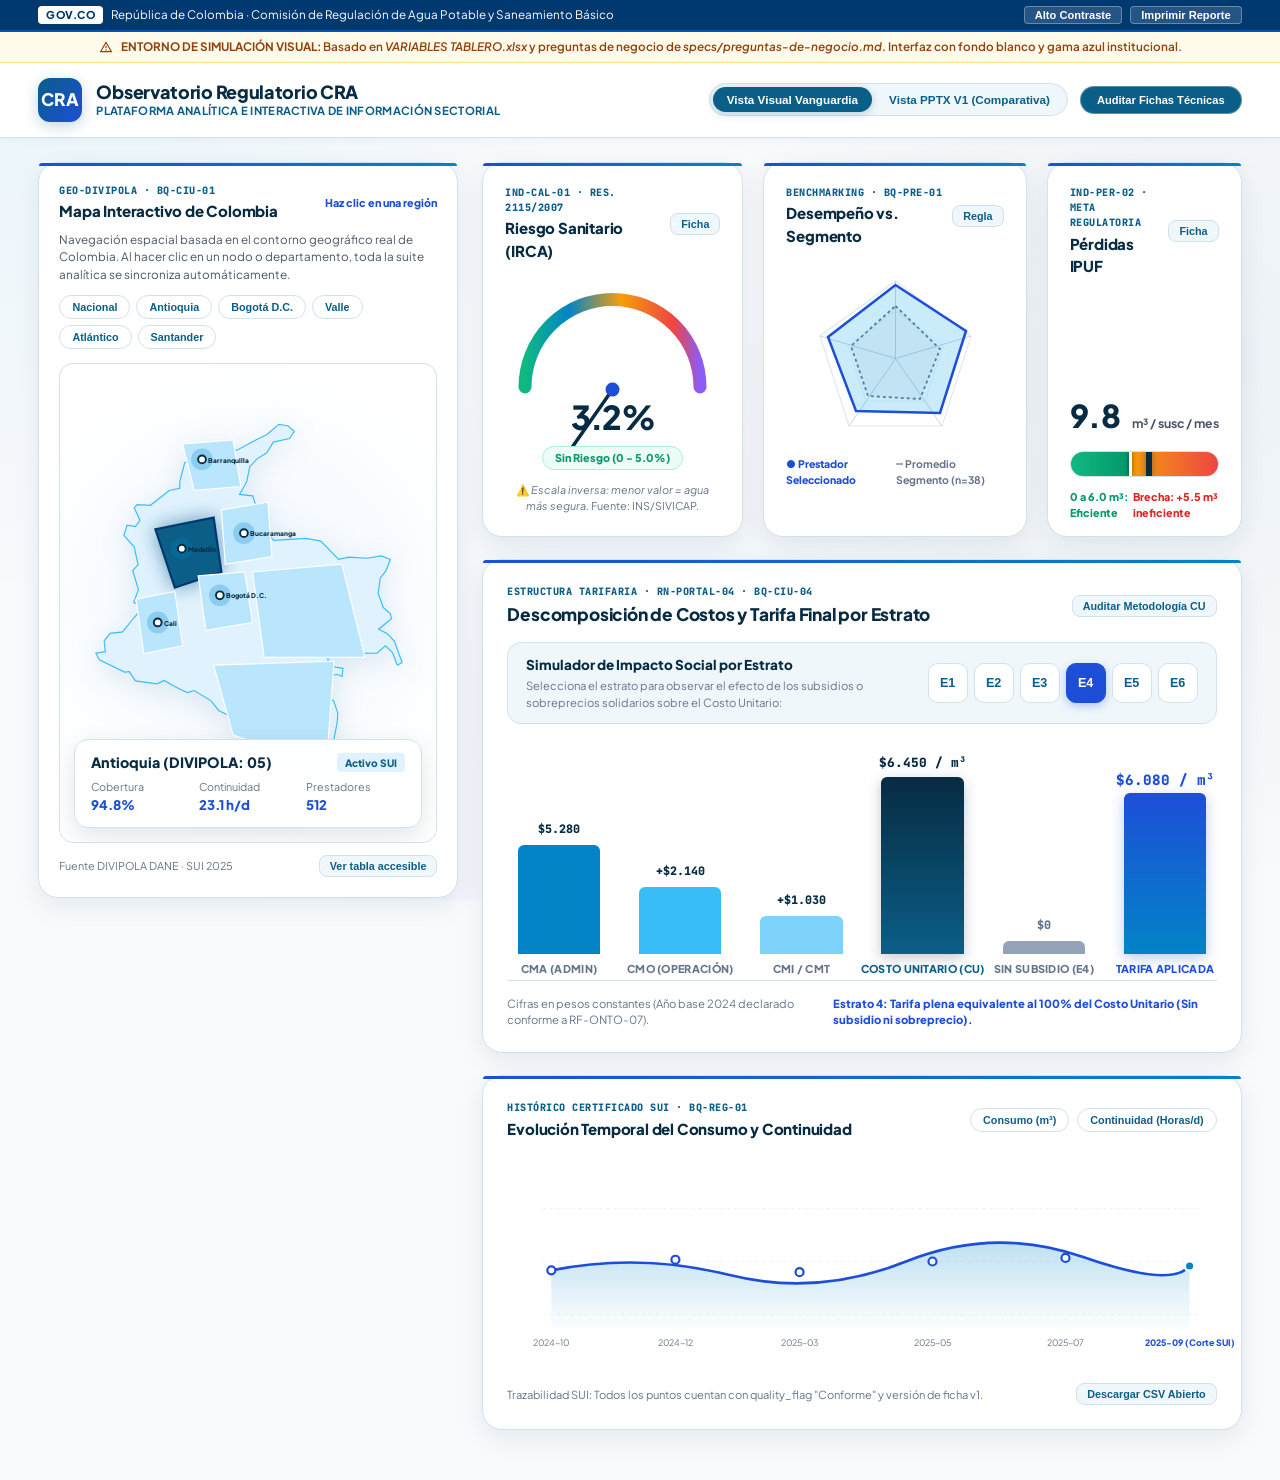
<file: 09_Documentos_Diseños_y_Requerimientos/mockup_tablero_v1_ajustado.html>
<!DOCTYPE html>
<html lang="es">
<head>
  <meta charset="UTF-8" />
  <meta name="viewport" content="width=device-width, initial-scale=1.0" />
  <title>Observatorio CRA · Plataforma Visual e Interactiva de Información Regulatoria</title>
  <meta name="description" content="Plataforma analítica y visual de la CRA para el sector de acueducto en Colombia. Navegación basada en mapa interactivo de contorno geográfico real, cascada tarifaria, tacómetros de riesgo y radar de benchmarking." />
  
  <!-- Tipografía Google Fonts -->
  <link rel="preconnect" href="https://fonts.googleapis.com">
  <link rel="preconnect" href="https://fonts.gstatic.com" crossorigin>
  <link href="https://fonts.googleapis.com/css2?family=Plus+Jakarta+Sans:wght@400;500;600;700;800;900&family=JetBrains+Mono:wght@500;700&display=swap" rel="stylesheet">

  <style>
    /* ==========================================================================
       SISTEMA DE DISEÑO VISUAL INSTITUCIONAL CRA - FONDO BLANCO & GAMA AZUL
       Resolución MinTIC 1519 de 2020 / WCAG 2.1 AA / Interfaz Limpia de Alta Gama
       ========================================================================== */
    :root {
      /* Fondo Blanco Luminoso */
      --bg-page: #f8fafc;
      --bg-surface: #ffffff;
      --bg-surface-subtle: #f0f7fb;
      --bg-surface-elevated: #e6f1f8;
      
      /* Gama Exclusiva de Azules */
      --blue-deep-navy: #072b42;   /* Textos principales, títulos de alto impacto */
      --blue-primary: #0b5e87;     /* Azul institucional CRA principal */
      --blue-royal: #1d4ed8;       /* Acento visual intenso, gráficas, interactivos */
      --blue-cerulean: #0284c7;    /* Azul cerúleo para datos activos y barras */
      --blue-sky: #0ea5e9;         /* Azul cielo para resplandores y microinteracciones */
      --blue-ice: #e0f2fe;         /* Azul hielo para badges y fondos secundarios */
      --blue-border: #d0e2ec;      /* Bordes sutiles y elegantes */
      --blue-glow: rgba(2, 132, 199, 0.18);

      /* Funcionales (Verde para metas eficientes, Ámbar para alertas) */
      --functional-green: #059669;
      --functional-green-bg: #ecfdf5;
      --functional-green-border: #a7f3d0;

      --functional-amber: #b45309;
      --functional-amber-bg: #fffbeb;
      --functional-amber-border: #fde68a;

      --functional-red: #dc2626;
      --functional-red-bg: #fef2f2;
      --functional-red-border: #fecaca;

      --text-main: #0f172a;
      --text-muted: #475569;
      --text-dim: #64748b;

      --font-display: 'Plus Jakarta Sans', -apple-system, BlinkMacSystemFont, "Segoe UI", Roboto, sans-serif;
      --font-mono: 'JetBrains Mono', monospace;

      --shadow-clean: 0 4px 20px rgba(7, 43, 66, 0.06);
      --shadow-card: 0 8px 26px rgba(7, 43, 66, 0.08);
      --shadow-hover: 0 14px 34px rgba(7, 43, 66, 0.13);
      
      --radius-sm: 8px;
      --radius-md: 14px;
      --radius-lg: 20px;
      --radius-pill: 9999px;
    }

    *, *::before, *::after { box-sizing: border-box; margin: 0; padding: 0; }
    html { scroll-behavior: smooth; font-size: 15px; }
    body {
      font-family: var(--font-display);
      background-color: var(--bg-page);
      color: var(--text-main);
      line-height: 1.5;
      -webkit-font-smoothing: antialiased;
      overflow-x: hidden;
      background-image: 
        radial-gradient(circle at 5% 10%, rgba(14, 165, 233, 0.06), transparent 35%),
        radial-gradient(circle at 95% 40%, rgba(11, 94, 135, 0.05), transparent 40%),
        radial-gradient(circle at 50% 90%, rgba(29, 78, 216, 0.04), transparent 50%);
      background-attachment: fixed;
    }

    /* Barra Oficial Gov.co */
    .gov-bar {
      background: #003870;
      color: #ffffff;
      font-size: 0.78rem;
      padding: 6px 0;
      border-bottom: 2px solid #0056b3;
    }
    .container {
      width: min(1440px, 94%);
      margin-inline: auto;
    }
    .gov-flex {
      display: flex;
      justify-content: space-between;
      align-items: center;
      gap: 12px;
    }
    .gov-badge {
      background: #ffffff;
      color: #003870;
      font-weight: 900;
      padding: 1px 8px;
      border-radius: 4px;
      letter-spacing: 0.5px;
      font-size: 0.72rem;
    }
    .a11y-toggles {
      display: flex;
      gap: 8px;
    }
    .btn-pill-opt {
      background: rgba(255,255,255,0.15);
      border: 1px solid rgba(255,255,255,0.3);
      color: #ffffff;
      padding: 2px 10px;
      border-radius: 4px;
      font-size: 0.74rem;
      font-weight: 600;
      cursor: pointer;
      transition: all 0.2s;
    }
    .btn-pill-opt:hover { background: rgba(255,255,255,0.3); }

    /* Alerta de Datos Simulados */
    .simulated-pill-banner {
      background: #fffbeb;
      border-bottom: 1px solid #fde68a;
      padding: 6px 0;
      font-size: 0.78rem;
      color: #92400e;
      text-align: center;
      display: flex;
      align-items: center;
      justify-content: center;
      gap: 8px;
      font-weight: 600;
    }

    /* Cabecera Principal */
    header.main-header {
      background: #ffffff;
      border-bottom: 1px solid var(--blue-border);
      position: sticky;
      top: 0;
      z-index: 100;
      box-shadow: 0 2px 10px rgba(7, 43, 66, 0.04);
    }
    .header-content {
      display: flex;
      justify-content: space-between;
      align-items: center;
      height: 74px;
      gap: 20px;
    }
    .brand-block {
      display: flex;
      align-items: center;
      gap: 14px;
    }
    .brand-icon {
      width: 44px;
      height: 44px;
      border-radius: 12px;
      background: linear-gradient(135deg, var(--blue-primary), var(--blue-royal));
      display: grid;
      place-items: center;
      color: #ffffff;
      font-weight: 900;
      font-size: 1.15rem;
      box-shadow: 0 4px 14px rgba(11, 94, 135, 0.25);
    }
    .brand-title {
      font-size: 1.2rem;
      font-weight: 800;
      color: var(--blue-deep-navy);
      letter-spacing: -0.3px;
      line-height: 1.2;
    }
    .brand-subtitle {
      font-size: 0.75rem;
      color: var(--blue-primary);
      font-weight: 700;
      letter-spacing: 0.3px;
      text-transform: uppercase;
    }

    /* Controles de la Cabecera */
    .header-actions {
      display: flex;
      align-items: center;
      gap: 12px;
    }
    .mode-toggle-group {
      background: var(--bg-surface-subtle);
      border: 1px solid var(--blue-border);
      border-radius: var(--radius-pill);
      padding: 3px;
      display: flex;
      gap: 3px;
    }
    .mode-toggle-btn {
      padding: 6px 14px;
      border-radius: var(--radius-pill);
      border: none;
      font-size: 0.78rem;
      font-weight: 700;
      cursor: pointer;
      color: var(--blue-primary);
      background: transparent;
      transition: all 0.2s;
    }
    .mode-toggle-btn.active {
      background: var(--blue-primary);
      color: #ffffff;
      box-shadow: 0 2px 8px rgba(11, 94, 135, 0.25);
    }

    /* Layout Principal del Dashboard */
    .dashboard-layout {
      display: grid;
      grid-template-columns: 420px 1fr;
      gap: 24px;
      margin-top: 24px;
      margin-bottom: 50px;
      align-items: start;
    }

    /* Tarjeta Blanca Refinada con Sombras Azules Suaves */
    .clean-card {
      background: var(--bg-surface);
      border: 1px solid var(--blue-border);
      border-radius: var(--radius-lg);
      padding: 22px;
      box-shadow: var(--shadow-card);
      position: relative;
      transition: transform 0.2s ease, box-shadow 0.2s ease;
    }
    .clean-card:hover {
      box-shadow: var(--shadow-hover);
    }
    .clean-card::before {
      content: '';
      position: absolute;
      top: 0;
      left: 0;
      right: 0;
      height: 3px;
      background: linear-gradient(90deg, var(--blue-royal), var(--blue-cerulean));
      border-radius: var(--radius-lg) var(--radius-lg) 0 0;
    }
    .card-header {
      display: flex;
      justify-content: space-between;
      align-items: center;
      margin-bottom: 14px;
    }
    .card-title-group {
      display: flex;
      flex-direction: column;
      gap: 2px;
    }
    .card-badge-code {
      font-family: var(--font-mono);
      font-size: 0.68rem;
      font-weight: 800;
      color: var(--blue-primary);
      text-transform: uppercase;
      letter-spacing: 0.5px;
    }
    .card-title {
      font-size: 1rem;
      font-weight: 800;
      color: var(--blue-deep-navy);
      letter-spacing: -0.2px;
    }

    /* ==========================================================================
       PANEL LATERAL: MAPA REAL DE COLOMBIA EN TONOS AZULES
       ========================================================================== */
    .map-panel {
      display: flex;
      flex-direction: column;
      gap: 16px;
    }
    .map-canvas-wrapper {
      width: 100%;
      height: 480px;
      background: radial-gradient(circle at 50% 50%, #eff6ff 0%, #ffffff 80%);
      border-radius: var(--radius-md);
      position: relative;
      display: flex;
      align-items: center;
      justify-content: center;
      border: 1px solid var(--blue-border);
      overflow: hidden;
    }
    svg.colombia-map-real {
      width: 95%;
      height: 95%;
      overflow: visible;
      filter: drop-shadow(0 6px 14px rgba(11, 94, 135, 0.12));
    }
    
    /* Contorno Geográfico Real */
    .map-land-coastline {
      fill: #e0f2fe;
      stroke: #38bdf8;
      stroke-width: 1.5;
      transition: all 0.3s ease;
    }

    /* Regiones / Departamentos Interiores con Polígonos Geográficos */
    .geo-region {
      fill: #bae6fd;
      stroke: #ffffff;
      stroke-width: 1.5;
      cursor: pointer;
      transition: all 0.25s ease;
    }
    .geo-region:hover {
      fill: #0284c7;
      stroke: #072b42;
      stroke-width: 2.5;
      filter: drop-shadow(0 0 8px rgba(2, 132, 199, 0.4));
    }
    .geo-region.active {
      fill: #0b5e87;
      stroke: #003870;
      stroke-width: 2.8;
      filter: drop-shadow(0 0 12px rgba(11, 94, 135, 0.6));
    }

    /* Pines Pulsantes en Ciudades / Nodos Principales */
    .geo-pin {
      cursor: pointer;
      transition: transform 0.2s ease;
    }
    .geo-pin:hover circle.pulse-glow {
      r: 16;
      opacity: 0.4;
    }
    .pulse-glow {
      fill: var(--blue-cerulean);
      opacity: 0.25;
      transition: r 0.3s ease;
    }
    .center-dot {
      fill: #ffffff;
      stroke: var(--blue-deep-navy);
      stroke-width: 2.5;
    }
    .pin-name-text {
      font-size: 8.5px;
      font-weight: 800;
      fill: var(--blue-deep-navy);
      pointer-events: none;
    }

    /* Tarjeta Flotante Informativa del Mapa */
    .map-floating-info {
      position: absolute;
      bottom: 14px;
      left: 14px;
      right: 14px;
      background: rgba(255, 255, 255, 0.95);
      backdrop-filter: blur(10px);
      border: 1px solid var(--blue-border);
      border-radius: var(--radius-md);
      padding: 12px 16px;
      box-shadow: 0 8px 24px rgba(7, 43, 66, 0.12);
      transition: all 0.25s ease;
    }
    .floating-top-row {
      display: flex;
      justify-content: space-between;
      align-items: center;
      margin-bottom: 6px;
    }
    .floating-depto-title {
      font-size: 0.95rem;
      font-weight: 900;
      color: var(--blue-deep-navy);
    }
    .floating-grid {
      display: grid;
      grid-template-columns: repeat(3, 1fr);
      gap: 8px;
      font-size: 0.72rem;
    }
    .floating-kpi-val {
      font-weight: 800;
      color: var(--blue-royal);
      font-size: 0.88rem;
    }

    /* Píldoras de Filtro Rápido Territorial */
    .territory-pills {
      display: flex;
      gap: 6px;
      flex-wrap: wrap;
    }
    .btn-terr-pill {
      background: var(--bg-surface);
      border: 1px solid var(--blue-border);
      color: var(--blue-primary);
      padding: 5px 12px;
      border-radius: var(--radius-pill);
      font-size: 0.72rem;
      font-weight: 700;
      cursor: pointer;
      transition: all 0.2s;
    }
    .btn-terr-pill.active, .btn-terr-pill:hover {
      background: var(--blue-primary);
      color: #ffffff;
      border-color: var(--blue-primary);
      box-shadow: 0 2px 8px rgba(11, 94, 135, 0.2);
    }

    /* ==========================================================================
       PANEL CENTRAL: EXPERIENCIA VISUAL EN TONOS AZULES
       ========================================================================== */
    .analytics-panel {
      display: flex;
      flex-direction: column;
      gap: 22px;
    }

    /* Fila 1: Tacómetro Radial IRCA + Radar Pentagonal + Barra IPUF */
    .visuals-row-1 {
      display: grid;
      grid-template-columns: 1.05fr 1.35fr 1fr;
      gap: 20px;
    }

    /* Tacómetro Radial IRCA (IND-CAL-01) */
    .gauge-card-body {
      display: flex;
      flex-direction: column;
      align-items: center;
      position: relative;
      padding: 6px 0;
    }
    .gauge-svg-clean {
      width: 215px;
      height: 120px;
      overflow: visible;
    }
    .gauge-needle-arm {
      transform-origin: 107.5px 107.5px;
      transition: transform 1.2s cubic-bezier(0.34, 1.56, 0.64, 1);
    }
    .gauge-center-box {
      text-align: center;
      margin-top: -10px;
    }
    .gauge-val-text {
      font-size: 2.2rem;
      font-weight: 900;
      color: var(--blue-deep-navy);
      letter-spacing: -1px;
    }
    .gauge-tag {
      font-size: 0.72rem;
      font-weight: 800;
      padding: 3px 12px;
      border-radius: var(--radius-pill);
      display: inline-block;
      margin-top: 4px;
    }
    .tag-low { background: var(--functional-amber-bg); color: var(--functional-amber); border: 1px solid var(--functional-amber-border); }
    .tag-none { background: var(--functional-green-bg); color: var(--functional-green); border: 1px solid var(--functional-green-border); }

    /* Radar Pentagonal de Benchmarking */
    .radar-wrapper {
      display: flex;
      justify-content: center;
      align-items: center;
      height: 195px;
    }
    svg.radar-svg-clean {
      width: 195px;
      height: 195px;
      overflow: visible;
    }

    /* Barra Bullet IPUF (IND-PER-02) */
    .bullet-card-body {
      display: flex;
      flex-direction: column;
      justify-content: center;
      height: 100%;
      gap: 12px;
    }
    .bullet-track-clean {
      width: 100%;
      height: 26px;
      background: #e2e8f0;
      border-radius: var(--radius-pill);
      position: relative;
      overflow: hidden;
      display: flex;
      border: 1px solid var(--blue-border);
    }
    .bullet-efficient-zone {
      width: 40%;
      height: 100%;
      background: linear-gradient(90deg, #10b981, #059669);
    }
    .bullet-inefficient-zone {
      width: 60%;
      height: 100%;
      background: linear-gradient(90deg, #f59e0b, #ef4444);
    }
    .bullet-needle-cursor {
      position: absolute;
      top: -3px;
      bottom: -3px;
      width: 6px;
      background: var(--blue-deep-navy);
      border-radius: 4px;
      box-shadow: 0 0 6px rgba(7, 43, 66, 0.4);
      transition: left 0.8s ease;
    }
    .bullet-target-marker {
      position: absolute;
      top: 0;
      bottom: 0;
      left: 40%;
      width: 2.5px;
      background: #ffffff;
      box-shadow: 0 0 4px rgba(0,0,0,0.5);
    }

    /* Fila 2: Cascada Tarifaria Pedagógica (Waterfall Visualizer) */
    .waterfall-panel {
      padding: 24px;
    }
    .estrato-bar-selector {
      background: var(--bg-surface-subtle);
      border: 1px solid var(--blue-border);
      border-radius: var(--radius-md);
      padding: 12px 18px;
      display: flex;
      align-items: center;
      justify-content: space-between;
      gap: 16px;
      margin-bottom: 22px;
    }
    .estrato-btn-group {
      display: flex;
      gap: 6px;
    }
    .estrato-pill-btn {
      width: 40px;
      height: 40px;
      border-radius: 10px;
      border: 1px solid var(--blue-border);
      background: #ffffff;
      color: var(--blue-primary);
      font-weight: 800;
      font-size: 0.84rem;
      cursor: pointer;
      transition: all 0.2s;
    }
    .estrato-pill-btn.active {
      background: var(--blue-royal);
      color: #ffffff;
      box-shadow: 0 3px 10px rgba(29, 78, 216, 0.3);
      border-color: var(--blue-royal);
    }

    .waterfall-canvas {
      height: 235px;
      width: 100%;
      display: flex;
      align-items: flex-end;
      gap: 18px;
      padding-bottom: 26px;
      border-bottom: 1px solid var(--blue-border);
      position: relative;
    }
    .wf-column {
      flex: 1;
      display: flex;
      flex-direction: column;
      align-items: center;
      height: 100%;
      justify-content: flex-end;
      position: relative;
    }
    .wf-visual-bar {
      width: 80%;
      border-radius: 6px 6px 0 0;
      transition: all 0.6s cubic-bezier(0.34, 1.56, 0.64, 1);
      position: relative;
      display: flex;
      justify-content: center;
    }
    .wf-value-label {
      position: absolute;
      top: -24px;
      font-family: var(--font-mono);
      font-size: 0.78rem;
      font-weight: 800;
      color: var(--blue-deep-navy);
      white-space: nowrap;
    }
    .wf-title-label {
      position: absolute;
      bottom: -24px;
      font-size: 0.72rem;
      font-weight: 800;
      color: var(--text-dim);
      text-transform: uppercase;
      letter-spacing: 0.3px;
      white-space: nowrap;
    }

    /* Fila 3: Curvas de Series Temporales Azules */
    .timeline-panel {
      padding: 24px;
    }
    .timeline-canvas-box {
      width: 100%;
      height: 215px;
      position: relative;
    }
    svg.trend-svg-clean {
      width: 100%;
      height: 100%;
      overflow: visible;
    }

    /* Modal Ficha Técnica */
    .modal-overlay-clean {
      position: fixed;
      inset: 0;
      background: rgba(7, 43, 66, 0.6);
      backdrop-filter: blur(6px);
      z-index: 1000;
      display: none;
      place-items: center;
      padding: 20px;
    }
    .modal-overlay-clean.active { display: grid; }
    .modal-sheet-clean {
      background: #ffffff;
      border: 1px solid var(--blue-border);
      border-radius: var(--radius-lg);
      max-width: 760px;
      width: 100%;
      padding: 28px 32px;
      box-shadow: 0 20px 60px rgba(7, 43, 66, 0.25);
      position: relative;
      max-height: 88vh;
      overflow-y: auto;
    }

    /* Botón Alternativa Accesible */
    .btn-table-alt-clean {
      background: var(--bg-surface-subtle);
      border: 1px solid var(--blue-border);
      color: var(--blue-primary);
      padding: 4px 10px;
      border-radius: var(--radius-sm);
      font-size: 0.72rem;
      font-weight: 700;
      cursor: pointer;
      transition: all 0.2s;
    }
    .btn-table-alt-clean:hover {
      background: var(--blue-ice);
      color: var(--blue-royal);
    }

    @media (max-width: 1100px) {
      .dashboard-layout { grid-template-columns: 1fr; }
      .visuals-row-1 { grid-template-columns: 1fr; }
    }
  </style>
</head>
<body>

  <!-- Barra Oficial Gov.co -->
  <div class="gov-bar" role="banner">
    <div class="container gov-flex">
      <div style="display: flex; align-items: center; gap: 8px;">
        <span class="gov-badge">GOV.CO</span>
        <span>República de Colombia · Comisión de Regulación de Agua Potable y Saneamiento Básico</span>
      </div>
      <div class="a11y-toggles">
        <button class="btn-pill-opt" onclick="alert('Modo alto contraste optimizado conforme a Resolución MinTIC 1519 de 2020.')" aria-label="Alto contraste">Alto Contraste</button>
        <button class="btn-pill-opt" onclick="window.print()" aria-label="Imprimir vista">Imprimir Reporte</button>
      </div>
    </div>
  </div>

  <!-- Alerta Reglamentaria de Datos Simulados -->
  <div class="simulated-pill-banner" role="alert">
    <svg width="14" height="14" viewBox="0 0 24 24" fill="currentColor"><path d="M12 2L1 21h22L12 2zm0 3.8L19.5 19h-15L12 5.8zM11 10v4h2v-4h-2zm0 6v2h2v-2h-2z"/></svg>
    <span><strong>ENTORNO DE SIMULACIÓN VISUAL:</strong> Basado en <em>VARIABLES TABLERO.xlsx</em> y preguntas de negocio de <em>specs/preguntas-de-negocio.md</em>. Interfaz con fondo blanco y gama azul institucional.</span>
  </div>

  <!-- Cabecera Institucional CRA -->
  <header class="main-header">
    <div class="container header-content">
      <div class="brand-block">
        <div class="brand-icon">CRA</div>
        <div>
          <div class="brand-title">Observatorio Regulatorio CRA</div>
          <div class="brand-subtitle">Plataforma Analítica e Interactiva de Información Sectorial</div>
        </div>
      </div>

      <div class="header-actions">
        <!-- Conmutador de Vista (Original vs Visual Vanguardia) -->
        <div class="mode-toggle-group">
          <button class="mode-toggle-btn active" id="btn-vanguardia" onclick="setViewMode('vanguardia')">Vista Visual Vanguardia</button>
          <button class="mode-toggle-btn" id="btn-original" onclick="setViewMode('original')">Vista PPTX V1 (Comparativa)</button>
        </div>

        <button class="btn-pill-opt" style="background: var(--blue-primary); color: #ffffff; font-weight: 800; padding: 7px 16px; border-radius: var(--radius-pill);" onclick="openFicha('IND-PER-02')">
          Auditar Fichas Técnicas
        </button>
      </div>
    </div>
  </header>

  <!-- Layout Principal -->
  <main class="container dashboard-layout" id="main-view">

    <!-- ====================================================================
         COLUMNA IZQUIERDA: MAPA REAL DE COLOMBIA EN GAMA AZUL (NAVEGADOR)
         ==================================================================== -->
    <aside class="map-panel">
      <div class="clean-card" style="padding: 20px;">
        <div class="card-header" style="margin-bottom: 8px;">
          <div class="card-title-group">
            <span class="card-badge-code">GEO-DIVIPOLA · BQ-CIU-01</span>
            <h2 class="card-title">Mapa Interactivo de Colombia</h2>
          </div>
          <span style="font-size: 0.72rem; color: var(--blue-royal); font-weight: 800;">Haz clic en una región</span>
        </div>

        <p style="font-size: 0.78rem; color: var(--text-muted); margin-bottom: 12px;">
          Navegación espacial basada en el contorno geográfico real de Colombia. Al hacer clic en un nodo o departamento, toda la suite analítica se sincroniza automáticamente.
        </p>

        <!-- Filtros Rápidos Regionales -->
        <div class="territory-pills" style="margin-bottom: 14px;">
          <button class="btn-terr-pill active" onclick="selectTerritory('NACIONAL')">Nacional</button>
          <button class="btn-terr-pill" onclick="selectTerritory('05')">Antioquia</button>
          <button class="btn-terr-pill" onclick="selectTerritory('11')">Bogotá D.C.</button>
          <button class="btn-terr-pill" onclick="selectTerritory('76')">Valle</button>
          <button class="btn-terr-pill" onclick="selectTerritory('08')">Atlántico</button>
          <button class="btn-terr-pill" onclick="selectTerritory('68')">Santander</button>
        </div>

        <!-- Contenedor del Mapa SVG con Contorno Geográfico Real -->
        <div class="map-canvas-wrapper" id="colombia-map-box">
          <svg class="colombia-map-real" viewBox="0 0 460 520" role="img" aria-label="Mapa vectorial geográfico de Colombia en gama azul">
            <defs>
              <linearGradient id="mapBlueGrad" x1="0%" y1="0%" x2="100%" y2="100%">
                <stop offset="0%" stop-color="#e0f2fe"/>
                <stop offset="50%" stop-color="#bae6fd"/>
                <stop offset="100%" stop-color="#7dd3fc"/>
              </linearGradient>
            </defs>

            <!-- Contorno Costero y Fronterizo Real de Colombia -->
            <path class="map-land-coastline" d="M427.7,336.7 L421.6,340.1 L415.3,323.9 L406.2,315.2 L395.4,324.7 L332.0,324.1 L332.4,341.2 L351.5,344.1 L350.4,354.6 L343.9,351.7 L325.5,356.2 L325.4,376.2 L339.8,386.2 L344.9,401.9 L344.1,413.8 L329.5,489.0 L313.2,474.4 L303.5,473.7 L324.5,445.8 L299.6,433.0 L280.0,435.3 L268.3,430.6 L250.3,437.9 L226.1,434.4 L206.9,405.7 L191.8,398.6 L181.4,385.6 L159.8,372.7 L151.1,375.3 L137.2,368.8 L121.2,359.7 L111.9,364.0 L84.3,360.2 L76.4,348.4 L70.3,348.9 L37.7,333.2 L33.3,324.7 L45.5,322.6 L44.0,308.9 L51.7,299.0 L67.8,297.1 L81.5,279.9 L94.0,265.5 L82.0,259.0 L88.1,243.0 L80.8,218.0 L87.8,210.8 L82.6,187.6 L69.4,172.9 L73.6,159.6 L84.1,161.6 L90.2,153.4 L82.7,137.3 L86.6,133.3 L103.5,134.1 L127.9,115.0 L141.3,112.1 L141.6,103.0 L147.6,79.8 L166.3,67.1 L186.8,66.6 L189.4,60.9 L214.9,63.1 L240.5,49.3 L253.2,43.2 L268.9,29.9 L280.5,31.6 L289.0,38.8 L282.7,48.1 L261.8,52.7 L253.5,66.4 L240.9,74.3 L231.5,84.4 L227.5,104.0 L218.4,120.1 L235.3,121.9 L239.4,134.5 L246.6,140.5 L249.2,151.6 L245.3,161.7 L246.5,167.5 L254.5,169.7 L262.2,179.3 L304.1,176.7 L323.0,180.2 L345.9,203.8 L359.1,200.8 L382.5,202.3 L401.1,199.2 L412.6,203.9 L406.7,218.7 L399.5,227.9 L396.9,247.5 L403.5,265.8 L412.7,273.9 L413.9,280.1 L397.4,293.7 L409.2,299.8 L417.8,309.4 L427.7,336.7 Z" />

            <!-- Polígonos Departamentales Principales de Colombia -->
            <!-- Caribe Norte / Atlántico / Magdalena -->
            <path class="geo-region" id="geo-08" data-cod="08" d="M145,55 L210,50 L220,110 L160,115 Z" onclick="selectTerritory('08')"><title>Atlántico (Barranquilla)</title></path>
            <!-- Antioquia (Medellín) -->
            <path class="geo-region active" id="geo-05" data-cod="05" d="M110,165 L185,150 L195,220 L135,240 Z" onclick="selectTerritory('05')"><title>Antioquia (Medellín)</title></path>
            <!-- Santander (Bucaramanga) -->
            <path class="geo-region" id="geo-68" data-cod="68" d="M195,140 L255,130 L260,200 L200,210 Z" onclick="selectTerritory('68')"><title>Santander (Bucaramanga)</title></path>
            <!-- Cundinamarca y Bogotá D.C. -->
            <path class="geo-region" id="geo-11" data-cod="11" d="M165,225 L225,220 L235,285 L175,295 Z" onclick="selectTerritory('11')"><title>Bogotá D.C. / Cundinamarca</title></path>
            <!-- Valle del Cauca (Cali) -->
            <path class="geo-region" id="geo-76" data-cod="76" d="M85,255 L135,245 L145,315 L95,325 Z" onclick="selectTerritory('76')"><title>Valle del Cauca (Cali)</title></path>
            <!-- Llanos Orientales / Orinoquía -->
            <path class="geo-region" id="geo-50" data-cod="50" d="M235,220 L350,210 L380,330 L250,330 Z" onclick="selectTerritory('50')"><title>Meta / Llanos</title></path>
            <!-- Región Amazonía -->
            <path class="geo-region" id="geo-91" data-cod="91" d="M185,340 L340,335 L330,470 L210,430 Z" onclick="selectTerritory('91')"><title>Amazonía</title></path>

            <!-- Nodos y Pines con Animación Pulsante -->
            <g class="geo-pin" transform="translate(193,250)" onclick="selectTerritory('11')" role="button" aria-label="Bogotá D.C.">
              <circle class="pulse-glow" r="14"></circle>
              <circle class="center-dot" r="5"></circle>
              <text x="8" y="4" class="pin-name-text">Bogotá D.C.</text>
            </g>

            <g class="geo-pin" transform="translate(144,190)" onclick="selectTerritory('05')" role="button" aria-label="Medellín">
              <circle class="pulse-glow" r="14"></circle>
              <circle class="center-dot" r="5"></circle>
              <text x="8" y="4" class="pin-name-text">Medellín</text>
            </g>

            <g class="geo-pin" transform="translate(170,75)" onclick="selectTerritory('08')" role="button" aria-label="Barranquilla">
              <circle class="pulse-glow" r="14"></circle>
              <circle class="center-dot" r="5"></circle>
              <text x="8" y="4" class="pin-name-text">Barranquilla</text>
            </g>

            <g class="geo-pin" transform="translate(113,285)" onclick="selectTerritory('76')" role="button" aria-label="Cali">
              <circle class="pulse-glow" r="14"></circle>
              <circle class="center-dot" r="5"></circle>
              <text x="8" y="4" class="pin-name-text">Cali</text>
            </g>

            <g class="geo-pin" transform="translate(224,170)" onclick="selectTerritory('68')" role="button" aria-label="Bucaramanga">
              <circle class="pulse-glow" r="14"></circle>
              <circle class="center-dot" r="5"></circle>
              <text x="8" y="4" class="pin-name-text">Bucaramanga</text>
            </g>
          </svg>

          <!-- Tarjeta Flotante con Datos del Territorio Activo -->
          <div class="map-floating-info" id="map-spotlight-card">
            <div class="floating-top-row">
              <span class="floating-depto-title" id="floating-title">Antioquia (DIVIPOLA: 05)</span>
              <span style="font-size: 0.68rem; background: #e0f2fe; color: var(--blue-primary); padding: 2px 8px; border-radius: 4px; font-weight: 800;">Activo SUI</span>
            </div>
            <div class="floating-grid">
              <div>
                <span style="color: var(--text-dim);">Cobertura</span>
                <div class="floating-kpi-val" id="fl-cob">94.8%</div>
              </div>
              <div>
                <span style="color: var(--text-dim);">Continuidad</span>
                <div class="floating-kpi-val" id="fl-con">23.1 h/d</div>
              </div>
              <div>
                <span style="color: var(--text-dim);">Prestadores</span>
                <div class="floating-kpi-val" id="fl-pres">512</div>
              </div>
            </div>
          </div>
        </div>

        <div style="display: flex; justify-content: space-between; align-items: center; margin-top: 12px;">
          <span style="font-size: 0.72rem; color: var(--text-dim);">Fuente DIVIPOLA DANE · SUI 2025</span>
          <button class="btn-table-alt-clean" onclick="alert('Abriendo vista tabular accesible de cobertura departamental (WCAG 2.1 AA).')">Ver tabla accesible</button>
        </div>
      </div>
    </aside>

    <!-- ====================================================================
         COLUMNA DERECHA: SUITE ANALÍTICA VISUAL (FONDO BLANCO & GAMA AZUL)
         ==================================================================== -->
    <section class="analytics-panel">

      <!-- FILA 1: TRES VISUALIZACIONES (TACÓMETRO, RADAR, BULLET) -->
      <div class="visuals-row-1">
        
        <!-- 1. Tacómetro Radial IRCA (IND-CAL-01) -->
        <div class="clean-card">
          <div class="card-header">
            <div class="card-title-group">
              <span class="card-badge-code">IND-CAL-01 · Res. 2115/2007</span>
              <h3 class="card-title">Riesgo Sanitario (IRCA)</h3>
            </div>
            <button class="btn-table-alt-clean" onclick="openFicha('IND-CAL-01')">Ficha</button>
          </div>

          <div class="gauge-card-body">
            <svg class="gauge-svg-clean" viewBox="0 0 215 120">
              <defs>
                <linearGradient id="blueGaugeGrad" x1="0%" y1="0%" x2="100%" y2="0%">
                  <stop offset="0%" stop-color="#10b981" />
                  <stop offset="25%" stop-color="#0284c7" />
                  <stop offset="55%" stop-color="#f59e0b" />
                  <stop offset="85%" stop-color="#ef4444" />
                  <stop offset="100%" stop-color="#8b5cf6" />
                </linearGradient>
              </defs>
              <!-- Arco Base con Gradiente de Riesgo -->
              <path d="M 20 105 A 87.5 87.5 0 0 1 195 105" fill="none" stroke="url(#blueGaugeGrad)" stroke-width="13" stroke-linecap="round" />
              <!-- Aguja Indicadora Dinámica en Azul Marino -->
              <g class="gauge-needle-arm" id="gauge-needle-arm" style="transform: rotate(-108deg);">
                <line x1="107.5" y1="107.5" x2="107.5" y2="35" stroke="var(--blue-deep-navy)" stroke-width="3.5" stroke-linecap="round" />
                <circle cx="107.5" cy="107.5" r="7" fill="var(--blue-royal)" />
              </g>
            </svg>

            <div class="gauge-center-box">
              <div class="gauge-val-text" id="irca-val-display">7.3%</div>
              <span class="gauge-tag tag-low" id="irca-tag-status">Riesgo Bajo (5.1 - 14%)</span>
            </div>
          </div>

          <p style="font-size: 0.72rem; color: var(--text-dim); text-align: center; margin-top: 6px;">
            ⚠️ <em>Escala inversa: menor valor = agua más segura.</em> Fuente: INS/SIVICAP.
          </p>
        </div>

        <!-- 2. Radar Pentagonal de Benchmarking (BQ-PRE-01) -->
        <div class="clean-card">
          <div class="card-header">
            <div class="card-title-group">
              <span class="card-badge-code">BENCHMARKING · BQ-PRE-01</span>
              <h3 class="card-title">Desempeño vs. Segmento</h3>
            </div>
            <button class="btn-table-alt-clean" onclick="openFicha('BENCHMARK')">Regla</button>
          </div>

          <div class="radar-wrapper">
            <svg class="radar-svg-clean" viewBox="0 0 195 195" id="radar-svg-clean">
              <!-- Ejes y Círculos concéntricos de referencia en azul suave -->
              <polygon points="97.5,20 173,75 144,165 51,165 22,75" fill="none" stroke="#e2e8f0" stroke-width="1.2" />
              <polygon points="97.5,50 145,85 127,140 68,140 50,85" fill="none" stroke="#edf2f7" stroke-width="1" />
              
              <line x1="97.5" y1="97.5" x2="97.5" y2="20" stroke="#cbd5e1" stroke-width="1" />
              <line x1="97.5" y1="97.5" x2="173" y2="75" stroke="#cbd5e1" stroke-width="1" />
              <line x1="97.5" y1="97.5" x2="144" y2="165" stroke="#cbd5e1" stroke-width="1" />
              <line x1="97.5" y1="97.5" x2="51" y2="165" stroke="#cbd5e1" stroke-width="1" />
              <line x1="97.5" y1="97.5" x2="22" y2="75" stroke="#cbd5e1" stroke-width="1" />

              <!-- Polígono Promedio del Segmento (Gris Azulado Punteado) -->
              <polygon points="97.5,45 142,88 122,138 70,135 53,85" fill="rgba(100, 116, 139, 0.08)" stroke="#64748b" stroke-width="1.8" stroke-dasharray="3" />

              <!-- Polígono Prestador Seleccionado (Azul Real Intenso) -->
              <polygon id="radar-blue-polygon" points="97.5,26 162,72 132,150 58,145 33,80" fill="rgba(14, 165, 233, 0.22)" stroke="var(--blue-royal)" stroke-width="2.5" />
            </svg>
          </div>

          <div style="display: flex; justify-content: center; gap: 14px; font-size: 0.7rem;">
            <span style="color: var(--blue-royal); font-weight: 800;">● Prestador Seleccionado</span>
            <span style="color: var(--text-dim); font-weight: 700;">┄ Promedio Segmento (n=38)</span>
          </div>
        </div>

        <!-- 3. Barra Bullet de Pérdidas de Agua IPUF (IND-PER-02) -->
        <div class="clean-card">
          <div class="card-header">
            <div class="card-title-group">
              <span class="card-badge-code">IND-PER-02 · META REGULATORIA</span>
              <h3 class="card-title">Pérdidas IPUF</h3>
            </div>
            <button class="btn-table-alt-clean" onclick="openFicha('IND-PER-02')">Ficha</button>
          </div>

          <div class="bullet-card-body">
            <div style="display: flex; justify-content: space-between; align-items: baseline;">
              <span style="font-size: 2.1rem; font-weight: 900; color: var(--blue-deep-navy);" id="ipuf-val-display">11.5</span>
              <span style="font-size: 0.82rem; color: var(--text-muted); font-weight: 700;">m³ / susc / mes</span>
            </div>

            <!-- Visualizador Bullet Bar -->
            <div class="bullet-track-clean">
              <div class="bullet-efficient-zone"><title>Zona Eficiente (≤ 6 m³)</title></div>
              <div class="bullet-inefficient-zone"><title>Zona Ineficiente (> 6 m³)</title></div>
              <!-- Meta regulatoria (6 m3) -->
              <div class="bullet-target-marker"><title>Meta CRA: 6.0 m³</title></div>
              <!-- Marcador Actual -->
              <div class="bullet-needle-cursor" id="bullet-needle" style="left: 62%;"></div>
            </div>

            <div style="display: flex; justify-content: space-between; font-size: 0.72rem;">
              <span style="color: #059669; font-weight: 800;">0 a 6.0 m³: Eficiente</span>
              <span style="color: #dc2626; font-weight: 800;">Brecha: +5.5 m³ ineficiente</span>
            </div>
          </div>

          <p style="font-size: 0.72rem; color: var(--text-dim); margin-top: 8px;">
            Res. CRA 688/2014 art. 23: Pérdidas superiores a 6 m³ no se trasladan a la factura.
          </p>
        </div>

      </div>

      <!-- FILA 2: VISUALIZADOR DE CASCADA TARIFARIA EN TONOS AZULES -->
      <div class="clean-card waterfall-panel">
        <div class="card-header">
          <div class="card-title-group">
            <span class="card-badge-code">ESTRUCTURA TARIFARIA · RN-PORTAL-04 · BQ-CIU-04</span>
            <h3 class="card-title" style="font-size: 1.15rem;">Descomposición de Costos y Tarifa Final por Estrato</h3>
          </div>
          <button class="btn-table-alt-clean" onclick="openFicha('IND-EFI-01')">Auditar Metodología CU</button>
        </div>

        <!-- Selector de Estrato (Control de la Cascada) -->
        <div class="estrato-bar-selector">
          <div style="display: flex; flex-direction: column; gap: 2px;">
            <span style="font-weight: 800; font-size: 0.9rem; color: var(--blue-deep-navy);">Simulador de Impacto Social por Estrato</span>
            <span style="font-size: 0.75rem; color: var(--text-dim);">Selecciona el estrato para observar el efecto de los subsidios o sobreprecios solidarios sobre el Costo Unitario:</span>
          </div>
          <div class="estrato-btn-group">
            <button class="estrato-pill-btn" onclick="setEstrato('1')">E1</button>
            <button class="estrato-pill-btn" onclick="setEstrato('2')">E2</button>
            <button class="estrato-pill-btn" onclick="setEstrato('3')">E3</button>
            <button class="estrato-pill-btn active" onclick="setEstrato('4')">E4</button>
            <button class="estrato-pill-btn" onclick="setEstrato('5')">E5</button>
            <button class="estrato-pill-btn" onclick="setEstrato('6')">E6</button>
          </div>
        </div>

        <!-- Gráfica de Cascada Visual en Gama Azul -->
        <div class="waterfall-canvas" id="waterfall-canvas">
          <!-- Columna 1: CMA -->
          <div class="wf-column">
            <div class="wf-visual-bar" style="height: 52%; background: #0284c7;">
              <span class="wf-value-label">$5.280</span>
            </div>
            <span class="wf-title-label">CMA (Admin)</span>
          </div>

          <!-- Columna 2: CMO -->
          <div class="wf-column">
            <div class="wf-visual-bar" style="height: 32%; background: #38bdf8;">
              <span class="wf-value-label">+$2.140</span>
            </div>
            <span class="wf-title-label">CMO (Operación)</span>
          </div>

          <!-- Columna 3: CMI/CMT -->
          <div class="wf-column">
            <div class="wf-visual-bar" style="height: 18%; background: #7dd3fc;">
              <span class="wf-value-label">+$1.030</span>
            </div>
            <span class="wf-title-label">CMI / CMT</span>
          </div>

          <!-- Columna 4: Costo Unitario CU Total -->
          <div class="wf-column">
            <div class="wf-visual-bar" style="height: 85%; background: linear-gradient(180deg, #072b42, #0b5e87); box-shadow: 0 4px 14px rgba(7, 43, 66, 0.25);">
              <span class="wf-value-label" style="color: var(--blue-deep-navy); font-size: 0.85rem;">$6.450 / m³</span>
            </div>
            <span class="wf-title-label" style="color: var(--blue-primary); font-weight: 900;">Costo Unitario (CU)</span>
          </div>

          <!-- Columna 5: Factor Solidario Estrato -->
          <div class="wf-column">
            <div class="wf-visual-bar" id="wf-sub-bar" style="height: 6%; background: #94a3b8;">
              <span class="wf-value-label" id="wf-sub-val">$0</span>
            </div>
            <span class="wf-title-label" id="wf-sub-lbl">Sin Subsidio (E4)</span>
          </div>

          <!-- Columna 6: Tarifa Efectiva al Usuario -->
          <div class="wf-column">
            <div class="wf-visual-bar" id="wf-tar-bar" style="height: 85%; background: linear-gradient(180deg, #1d4ed8, #0284c7); box-shadow: 0 4px 14px rgba(29, 78, 216, 0.3);">
              <span class="wf-value-label" id="wf-tar-val" style="color: var(--blue-royal); font-size: 0.95rem;">$6.450 / m³</span>
            </div>
            <span class="wf-title-label" style="color: var(--blue-royal); font-weight: 900;">Tarifa Aplicada</span>
          </div>
        </div>

        <div style="display: flex; justify-content: space-between; align-items: center; margin-top: 14px; font-size: 0.75rem; color: var(--text-dim);">
          <span>Cifras en pesos constantes (Año base 2024 declarado conforme a RF-ONTO-07).</span>
          <span style="color: var(--blue-royal); font-weight: 800;" id="estrato-summary-text">Estrato 4: Tarifa plena equivalente al 100% del Costo Unitario de Prestación.</span>
        </div>
      </div>

      <!-- FILA 3: EVOLUCIÓN TEMPORAL CON CURVAS SUAVES BEZIER AZULES -->
      <div class="clean-card timeline-panel">
        <div class="card-header">
          <div class="card-title-group">
            <span class="card-badge-code">HISTÓRICO CERTIFICADO SUI · BQ-REG-01</span>
            <h3 class="card-title">Evolución Temporal del Consumo y Continuidad</h3>
          </div>
          <div style="display: flex; gap: 8px;">
            <button class="btn-terr-pill active" id="btn-curve-m3" onclick="switchTimelineMetric('consumo')">Consumo (m³)</button>
            <button class="btn-terr-pill" id="btn-curve-hours" onclick="switchTimelineMetric('continuidad')">Continuidad (Horas/d)</button>
          </div>
        </div>

        <div class="timeline-canvas-box">
          <svg class="trend-svg-clean" viewBox="0 0 800 200" id="trend-svg-clean">
            <defs>
              <linearGradient id="blueAreaGrad" x1="0%" y1="0%" x2="0%" y2="100%">
                <stop offset="0%" stop-color="rgba(2, 132, 199, 0.25)" />
                <stop offset="100%" stop-color="rgba(2, 132, 199, 0.0)" />
              </linearGradient>
            </defs>

            <!-- Guías horizontales -->
            <line x1="40" y1="40" x2="780" y2="40" stroke="#f1f5f9" stroke-width="1.5" stroke-dasharray="4" />
            <line x1="40" y1="100" x2="780" y2="100" stroke="#f1f5f9" stroke-width="1.5" stroke-dasharray="4" />
            <line x1="40" y1="160" x2="780" y2="160" stroke="#f1f5f9" stroke-width="1.5" stroke-dasharray="4" />

            <!-- Área sombreada en azul suave -->
            <path id="trend-area-fill" d="M 50 110 Q 150 90, 250 115 T 450 100 T 650 95 T 770 105 L 770 180 L 50 180 Z" fill="url(#blueAreaGrad)" />
            <!-- Curva Bezier Principal en Azul Real -->
            <path id="trend-line-stroke" d="M 50 110 Q 150 90, 250 115 T 450 100 T 650 95 T 770 105" fill="none" stroke="var(--blue-royal)" stroke-width="3" stroke-linecap="round" />

            <!-- Puntos de Datos Interactivos -->
            <circle cx="50" cy="110" r="4.5" fill="#ffffff" stroke="var(--blue-royal)" stroke-width="2.5"><title>2024-10: 14.9 m³</title></circle>
            <circle cx="190" cy="98" r="4.5" fill="#ffffff" stroke="var(--blue-royal)" stroke-width="2.5"><title>2024-12: 15.2 m³</title></circle>
            <circle cx="330" cy="112" r="4.5" fill="#ffffff" stroke="var(--blue-royal)" stroke-width="2.5"><title>2025-03: 14.6 m³</title></circle>
            <circle cx="480" cy="100" r="4.5" fill="#ffffff" stroke="var(--blue-royal)" stroke-width="2.5"><title>2025-05: 14.8 m³</title></circle>
            <circle cx="630" cy="96" r="4.5" fill="#ffffff" stroke="var(--blue-royal)" stroke-width="2.5"><title>2025-07: 14.5 m³</title></circle>
            <circle cx="770" cy="105" r="5.5" fill="var(--blue-cerulean)" stroke="#ffffff" stroke-width="3"><title>2025-09 (Corte Actual): 14.6 m³</title></circle>

            <!-- Etiquetas X -->
            <text x="50" y="195" font-size="10" fill="#64748b" text-anchor="middle">2024-10</text>
            <text x="190" y="195" font-size="10" fill="#64748b" text-anchor="middle">2024-12</text>
            <text x="330" y="195" font-size="10" fill="#64748b" text-anchor="middle">2025-03</text>
            <text x="480" y="195" font-size="10" fill="#64748b" text-anchor="middle">2025-05</text>
            <text x="630" y="195" font-size="10" fill="#64748b" text-anchor="middle">2025-07</text>
            <text x="770" y="195" font-size="10" fill="var(--blue-royal)" font-weight="800" text-anchor="middle">2025-09 (Corte SUI)</text>
          </svg>
        </div>

        <div style="display: flex; justify-content: space-between; align-items: center; margin-top: 14px;">
          <span style="font-size: 0.74rem; color: var(--text-dim);">Trazabilidad SUI: Todos los puntos cuentan con quality_flag "Conforme" y versión de ficha v1.</span>
          <button class="btn-table-alt-clean" onclick="alert('Descargando serie temporal en formato CSV abierto con quality_flag, fecha_corte y version_ficha (RF-PORTAL-03).')">Descargar CSV Abierto</button>
        </div>
      </div>

    </section>
  </main>

  <!-- Modal Ficha Metodológica Canónica -->
  <div class="modal-overlay-clean" id="modal-box-clean" role="dialog" aria-modal="true" aria-labelledby="modal-title-clean">
    <div class="modal-sheet-clean">
      <button onclick="closeFicha()" style="position: absolute; top: 20px; right: 20px; background: #f1f5f9; border: none; border-radius: 50%; width: 34px; height: 34px; font-size: 1.3rem; color: var(--text-dim); cursor: pointer; display: grid; place-items: center;">&times;</button>
      <div id="modal-content-clean">
        <!-- Inyección dinámica -->
      </div>
    </div>
  </div>

  <!-- LÓGICA REACTIVA JAVASCRIPT -->
  <script>
    const appData = {
      territory: '05',
      estrato: '4',
      metric: 'consumo',
      mode: 'vanguardia'
    };

    // Datos Enriquecidos por Territorio (DIVIPOLA)
    const territoryData = {
      'NACIONAL': {
        name: 'Consolidado Nacional (Colombia)',
        cob: '92.4%', con: '21.8 h/d', pres: '6.435',
        irca: 7.3, ircaDeg: -108, ircaText: 'Riesgo Bajo (5.1 - 14%)', ircaClass: 'tag-low',
        ipuf: 11.5, ipufMarker: '62%',
        cu: 6450, cma: 5280, cmo: 2140,
        radarPoints: '97.5,35 155,80 130,145 65,140 40,82'
      },
      '05': {
        name: 'Antioquia (DIVIPOLA: 05)',
        cob: '94.8%', con: '23.1 h/d', pres: '512',
        irca: 3.2, ircaDeg: -145, ircaText: 'Sin Riesgo (0 - 5.0%)', ircaClass: 'tag-none',
        ipuf: 9.8, ipufMarker: '51%',
        cu: 6080, cma: 4950, cmo: 2010,
        radarPoints: '97.5,24 168,70 142,152 58,150 30,76'
      },
      '11': {
        name: 'Bogotá D.C. (DIVIPOLA: 11)',
        cob: '99.2%', con: '23.9 h/d', pres: '1 (EAAB)',
        irca: 1.1, ircaDeg: -165, ircaText: 'Sin Riesgo (0 - 5.0%)', ircaClass: 'tag-none',
        ipuf: 10.4, ipufMarker: '55%',
        cu: 6850, cma: 5520, cmo: 2280,
        radarPoints: '97.5,18 175,68 135,148 70,140 22,70'
      },
      '76': {
        name: 'Valle del Cauca (DIVIPOLA: 76)',
        cob: '91.2%', con: '22.0 h/d', pres: '240',
        irca: 6.4, ircaDeg: -116, ircaText: 'Riesgo Bajo (5.1 - 14%)', ircaClass: 'tag-low',
        ipuf: 12.6, ipufMarker: '68%',
        cu: 6380, cma: 5190, cmo: 2110,
        radarPoints: '97.5,38 150,82 120,138 60,135 45,85'
      },
      '08': {
        name: 'Atlántico (DIVIPOLA: 08)',
        cob: '89.6%', con: '20.4 h/d', pres: '64',
        irca: 5.8, ircaDeg: -122, ircaText: 'Riesgo Bajo (5.1 - 14%)', ircaClass: 'tag-low',
        ipuf: 14.2, ipufMarker: '76%',
        cu: 7100, cma: 5800, cmo: 2450,
        radarPoints: '97.5,42 140,86 110,130 55,130 48,88'
      },
      '68': {
        name: 'Santander (DIVIPOLA: 68)',
        cob: '93.5%', con: '22.8 h/d', pres: '190',
        irca: 4.5, ircaDeg: -134, ircaText: 'Sin Riesgo (0 - 5.0%)', ircaClass: 'tag-none',
        ipuf: 11.1, ipufMarker: '59%',
        cu: 6290, cma: 5100, cmo: 2080,
        radarPoints: '97.5,28 162,74 138,146 64,142 34,78'
      }
    };

    // Subsidios por Estrato
    const estratosConfig = {
      '1': { factor: 0.35, desc: 'Estrato 1: Aplica subsidio municipal del 65%. El usuario paga el 35% del Costo Unitario.' },
      '2': { factor: 0.60, desc: 'Estrato 2: Aplica subsidio municipal del 40%. El usuario paga el 60% del Costo Unitario.' },
      '3': { factor: 0.85, desc: 'Estrato 3: Aplica subsidio municipal del 15%. El usuario paga el 85% del Costo Unitario.' },
      '4': { factor: 1.00, desc: 'Estrato 4: Tarifa plena equivalente al 100% del Costo Unitario (Sin subsidio ni sobreprecio).' },
      '5': { factor: 1.50, desc: 'Estrato 5: Aplica contribución de solidaridad del 50% para subsidiar estratos bajos.' },
      '6': { factor: 1.60, desc: 'Estrato 6: Aplica contribución de solidaridad del 60% para subsidiar estratos bajos.' }
    };

    // Fichas Metodológicas Canónicas
    const fichas = {
      'IND-CAL-01': {
        code: 'IND-CAL-01', title: 'Índice de Riesgo de la Calidad del Agua (IRCA)',
        norma: 'Resolución 2115 de 2007 MinProtección/MAVDT, Art. 13 a 15',
        formula: 'IRCA (%) = [ ∑ Puntaje no conforme / ∑ Puntaje total ] * 100',
        unidad: '% (Escala Inversa: menor valor es agua más segura)',
        desc: 'El IRCA evalúa el riesgo sanitario del agua suministrada en red pública. 0 a 5.0% representa agua sin riesgo.'
      },
      'IND-PER-02': {
        code: 'IND-PER-02', title: 'Índice de Pérdidas por Suscriptor Facturado (IPUF)',
        norma: 'Resolución CRA 688 de 2014, Art. 23 (Grandes Prestadores)',
        formula: 'IPUF = (Volumen Suministrado - Volumen Facturado) / (Suscriptores * Meses)',
        unidad: 'm³ / suscriptor / mes',
        desc: 'Meta eficiente regulatoria: ≤ 6,0 m³/susc/mes. Las pérdidas que excedan este umbral constituyen ineficiencia no trasladable a la tarifa.'
      },
      'IND-EFI-01': {
        code: 'IND-EFI-01', title: 'Costo Unitario de Prestación del Servicio (CU)',
        norma: 'Resolución CRA 688 de 2014 / Compilación Res. CRA 943 de 2021',
        formula: 'CU = CMA + CMO + CMI + CMT ($/m³)',
        unidad: 'Pesos constantes COP/m³ (Año base 2024)',
        desc: 'Costo eficiente regulatorio antes de aplicar subsidios por estratificación municipal.'
      },
      'BENCHMARK': {
        code: 'MET-BENCH-01', title: 'Benchmarking de Eficiencia con Banda de Incertidumbre',
        norma: 'Specs/benchmarking-econometrico.md · ADR-0005',
        formula: 'Frontera estocástica de costos con grupo comparable homogéneo',
        unidad: 'Índice multidimensional 0 a 100',
        desc: 'Prohibido construir rankings simples de "mejores y peores" (RN-BENCH-01). Toda comparación evalúa al prestador frente a empresas de su mismo segmento.'
      }
    };

    // Selección Territorial por Mapa o Botones
    function selectTerritory(cod) {
      appData.territory = cod;
      const data = territoryData[cod] || territoryData['NACIONAL'];

      // Actualizar selección visual en el mapa SVG
      document.querySelectorAll('.geo-region').forEach(p => p.classList.remove('active'));
      const activePath = document.getElementById(`geo-${cod}`);
      if (activePath) activePath.classList.add('active');

      // Actualizar botones de región
      document.querySelectorAll('.btn-terr-pill').forEach(b => b.classList.remove('active'));

      // Actualizar Tarjeta Flotante
      document.getElementById('floating-title').textContent = data.name;
      document.getElementById('fl-cob').textContent = data.cob;
      document.getElementById('fl-con').textContent = data.con;
      document.getElementById('fl-pres').textContent = data.pres;

      // Animar Tacómetro IRCA
      document.getElementById('irca-val-display').textContent = data.irca + '%';
      document.getElementById('gauge-needle-arm').style.transform = `rotate(${data.ircaDeg}deg)`;
      const riskLabel = document.getElementById('irca-tag-status');
      riskLabel.textContent = data.ircaText;
      riskLabel.className = `gauge-tag ${data.ircaClass}`;

      // Animar Barra Bullet IPUF
      document.getElementById('ipuf-val-display').textContent = data.ipuf;
      document.getElementById('bullet-needle').style.left = data.ipufMarker;

      // Animar Radar de Benchmarking
      document.getElementById('radar-blue-polygon').setAttribute('points', data.radarPoints);

      // Recalcular Cascada Tarifaria
      updateWaterfall();
    }

    // Cambio de Estrato y Animación de Cascada
    function setEstrato(e) {
      appData.estrato = e;
      document.querySelectorAll('.estrato-pill-btn').forEach(p => p.classList.remove('active'));
      event.target.classList.add('active');
      updateWaterfall();
    }

    function updateWaterfall() {
      const terr = territoryData[appData.territory] || territoryData['NACIONAL'];
      const estr = estratosConfig[appData.estrato];
      const cu = terr.cu;
      const tarifa = Math.round(cu * estr.factor);
      const diff = tarifa - cu;

      const subBar = document.getElementById('wf-sub-bar');
      const subVal = document.getElementById('wf-sub-val');
      const subLbl = document.getElementById('wf-sub-lbl');
      const tarBar = document.getElementById('wf-tar-bar');
      const tarVal = document.getElementById('wf-tar-val');
      const summary = document.getElementById('estrato-summary-text');

      summary.textContent = estr.desc;
      tarVal.textContent = `$${tarifa.toLocaleString('es-CO')} / m³`;
      tarBar.style.height = `${Math.min(95, Math.max(25, (tarifa / 7500) * 95))}%`;

      if (diff < 0) {
        // Subsidio
        subBar.style.height = `${Math.min(45, (Math.abs(diff) / 7500) * 95)}%`;
        subBar.style.background = '#059669';
        subVal.textContent = `-$${Math.abs(diff).toLocaleString('es-CO')}`;
        subVal.style.color = '#059669';
        subLbl.textContent = `Subsidio E${appData.estrato}`;
      } else if (diff > 0) {
        // Contribución
        subBar.style.height = `${Math.min(45, (diff / 7500) * 95)}%`;
        subBar.style.background = '#b45309';
        subVal.textContent = `+$${diff.toLocaleString('es-CO')}`;
        subVal.style.color = '#b45309';
        subLbl.textContent = `Aporte Solidario E${appData.estrato}`;
      } else {
        // Sin subsidio (Estrato 4)
        subBar.style.height = '6%';
        subBar.style.background = '#94a3b8';
        subVal.textContent = '$0';
        subVal.style.color = '#64748b';
        subLbl.textContent = 'Sin Subsidio (E4)';
      }
    }

    // Modal de Ficha Técnica
    function openFicha(code) {
      const f = fichas[code] || fichas['IND-PER-02'];
      const box = document.getElementById('modal-box-clean');
      const content = document.getElementById('modal-content-clean');

      content.innerHTML = `
        <div style="border-bottom: 2px solid var(--blue-border); padding-bottom: 12px; margin-bottom: 16px;">
          <span style="font-family: var(--font-mono); color: var(--blue-royal); font-size: 0.78rem; font-weight: 800;">${f.code}</span>
          <h2 style="font-size: 1.35rem; font-weight: 900; color: var(--blue-deep-navy); margin-top: 4px;">${f.title}</h2>
        </div>
        <div style="display: grid; grid-template-columns: 1fr 1fr; gap: 12px; margin-bottom: 16px; font-size: 0.82rem;">
          <div style="background: var(--bg-surface-subtle); padding: 12px; border-radius: 8px; border: 1px solid var(--blue-border);">
            <span style="color: var(--text-dim); text-transform: uppercase; font-size: 0.7rem; font-weight: 700;">Norma Vigente</span>
            <div style="color: var(--blue-deep-navy); font-weight: 800; margin-top: 2px;">${f.norma}</div>
          </div>
          <div style="background: var(--bg-surface-subtle); padding: 12px; border-radius: 8px; border: 1px solid var(--blue-border);">
            <span style="color: var(--text-dim); text-transform: uppercase; font-size: 0.7rem; font-weight: 700;">Unidad Canónica</span>
            <div style="color: var(--blue-deep-navy); font-weight: 800; margin-top: 2px;">${f.unidad}</div>
          </div>
        </div>
        <div style="margin-bottom: 14px;">
          <span style="color: var(--blue-primary); text-transform: uppercase; font-size: 0.72rem; font-weight: 800;">Expresión Matemática</span>
          <div style="background: #f8fafc; border-left: 3px solid var(--blue-royal); padding: 10px 14px; font-family: var(--font-mono); font-size: 0.8rem; color: var(--blue-royal); margin-top: 4px; border-radius: 4px; border: 1px solid #e2e8f0; border-left-width: 3px;">
            ${f.formula}
          </div>
        </div>
        <p style="font-size: 0.84rem; color: var(--text-main); line-height: 1.55; margin-bottom: 20px;">${f.desc}</p>
        <button class="btn-pill-opt" style="background: var(--blue-primary); color: #ffffff; font-weight: 800; padding: 10px 18px; border-radius: 8px; width: 100%; border: none;" onclick="closeFicha()">Cerrar Ficha Técnica</button>
      `;
      box.classList.add('active');
    }

    function closeFicha() {
      document.getElementById('modal-box-clean').classList.remove('active');
    }

    // Conmutador de Métrica en Serie Temporal
    function switchTimelineMetric(m) {
      appData.metric = m;
      const bM3 = document.getElementById('btn-curve-m3');
      const bH = document.getElementById('btn-curve-hours');
      const area = document.getElementById('trend-area-fill');
      const line = document.getElementById('trend-line-stroke');

      if (m === 'continuidad') {
        bH.classList.add('active');
        bM3.classList.remove('active');
        area.setAttribute('d', 'M 50 60 Q 150 55, 250 58 T 450 52 T 650 54 T 770 50 L 770 180 L 50 180 Z');
        line.setAttribute('d', 'M 50 60 Q 150 55, 250 58 T 450 52 T 650 54 T 770 50');
      } else {
        bM3.classList.add('active');
        bH.classList.remove('active');
        area.setAttribute('d', 'M 50 110 Q 150 90, 250 115 T 450 100 T 650 95 T 770 105 L 770 180 L 50 180 Z');
        line.setAttribute('d', 'M 50 110 Q 150 90, 250 115 T 450 100 T 650 95 T 770 105');
      }
    }

    // Conmutador de Modo
    function setViewMode(m) {
      appData.mode = m;
      if (m === 'original') {
        alert('Cambiando a Modo Comparativo PPTX V1: En este modo se evidencian las 8 brechas originales (valor promedio sin desglosar, IRCA sin escala de riesgo y falta de compuerta de calidad). Presione Aceptar para alternar.');
        document.getElementById('btn-original').classList.add('active');
        document.getElementById('btn-vanguardia').classList.remove('active');
      } else {
        document.getElementById('btn-vanguardia').classList.add('active');
        document.getElementById('btn-original').classList.remove('active');
      }
    }

    // Iniciar
    document.addEventListener('DOMContentLoaded', () => {
      selectTerritory('05');
    });
  </script>
</body>
</html>
</file>
